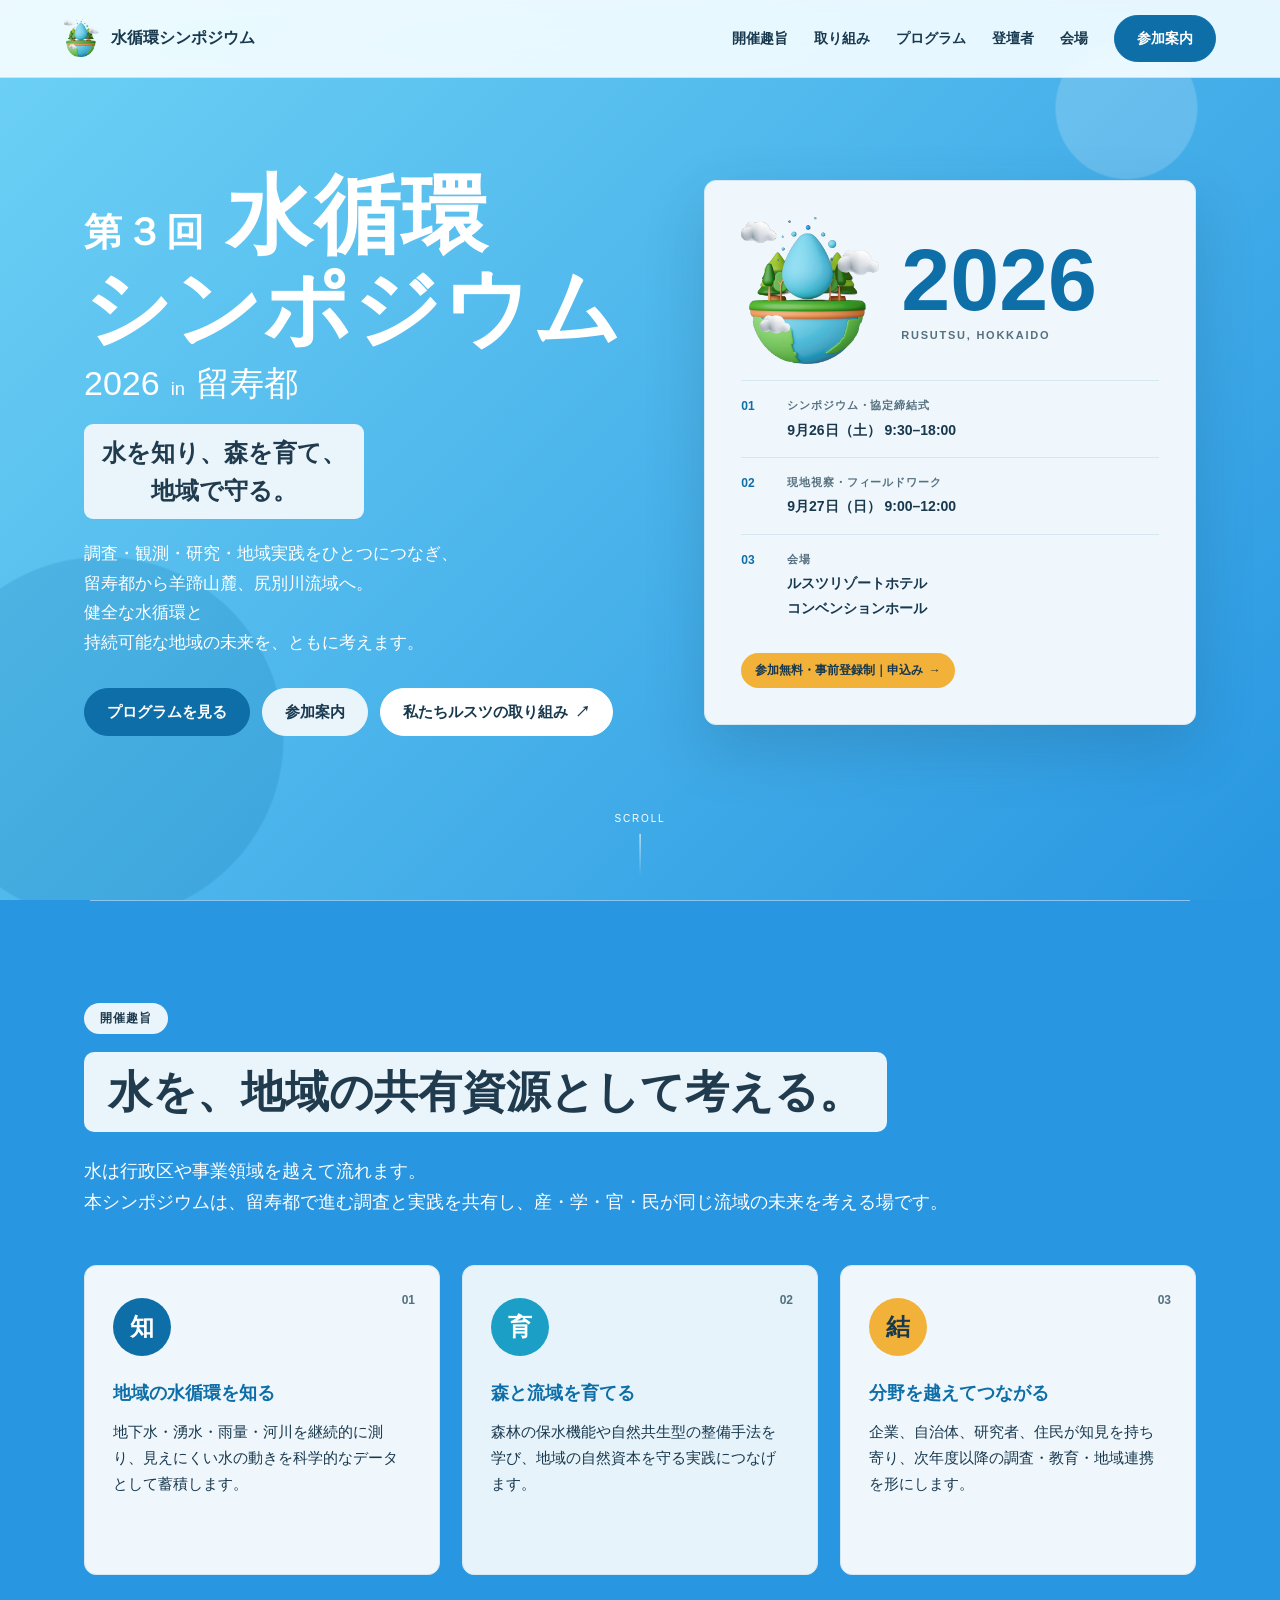
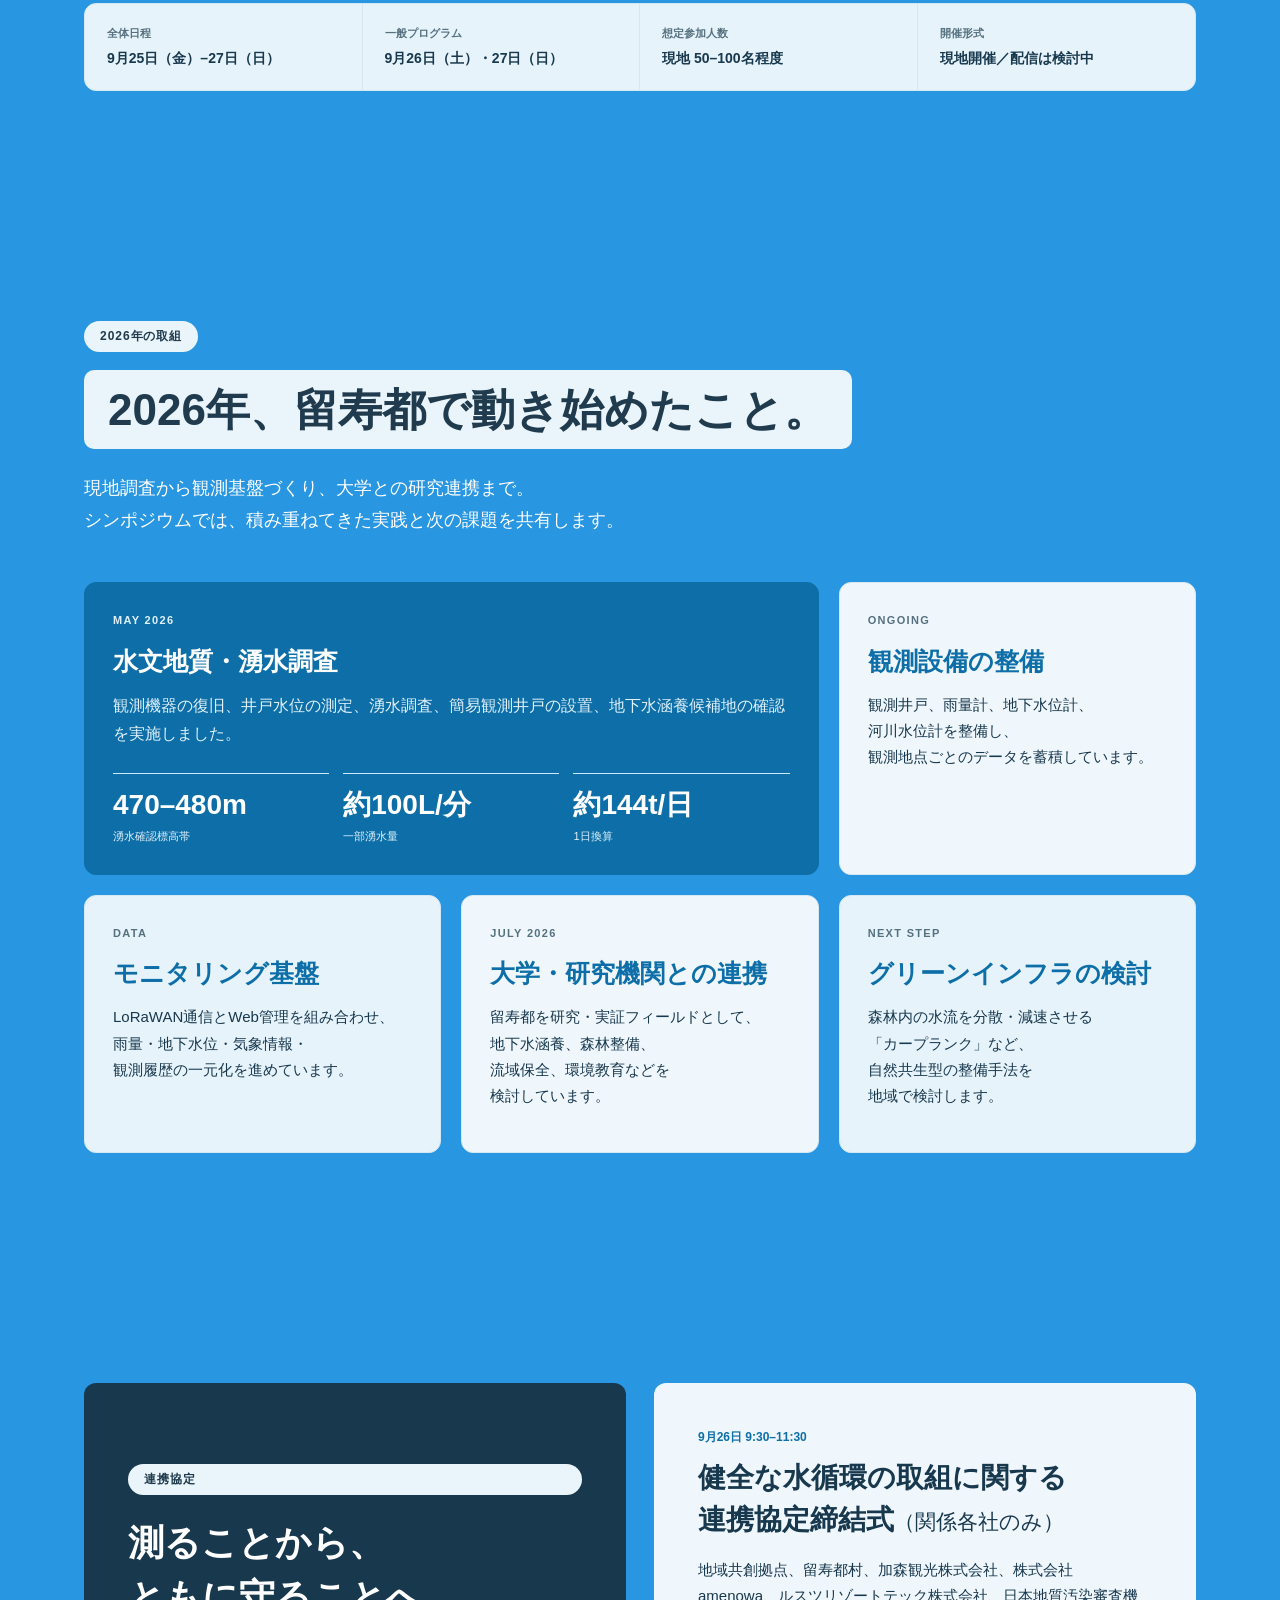
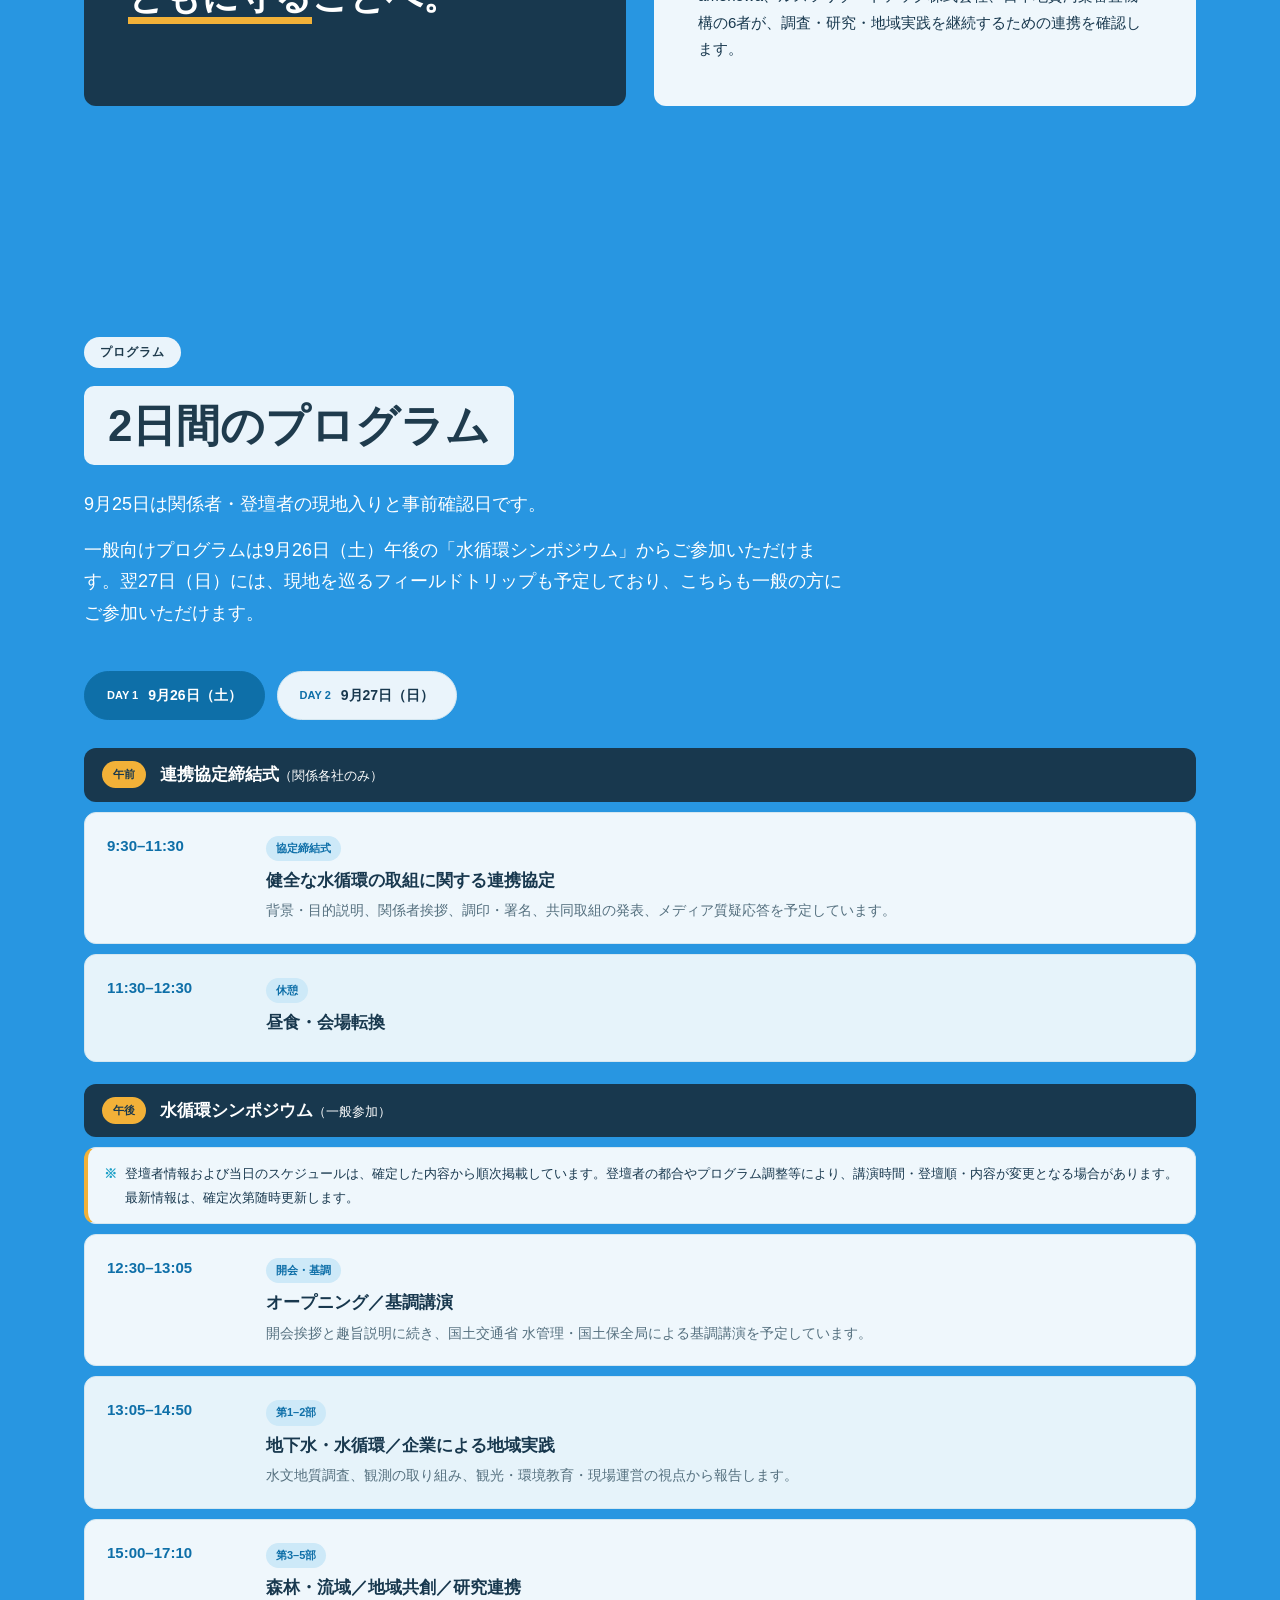
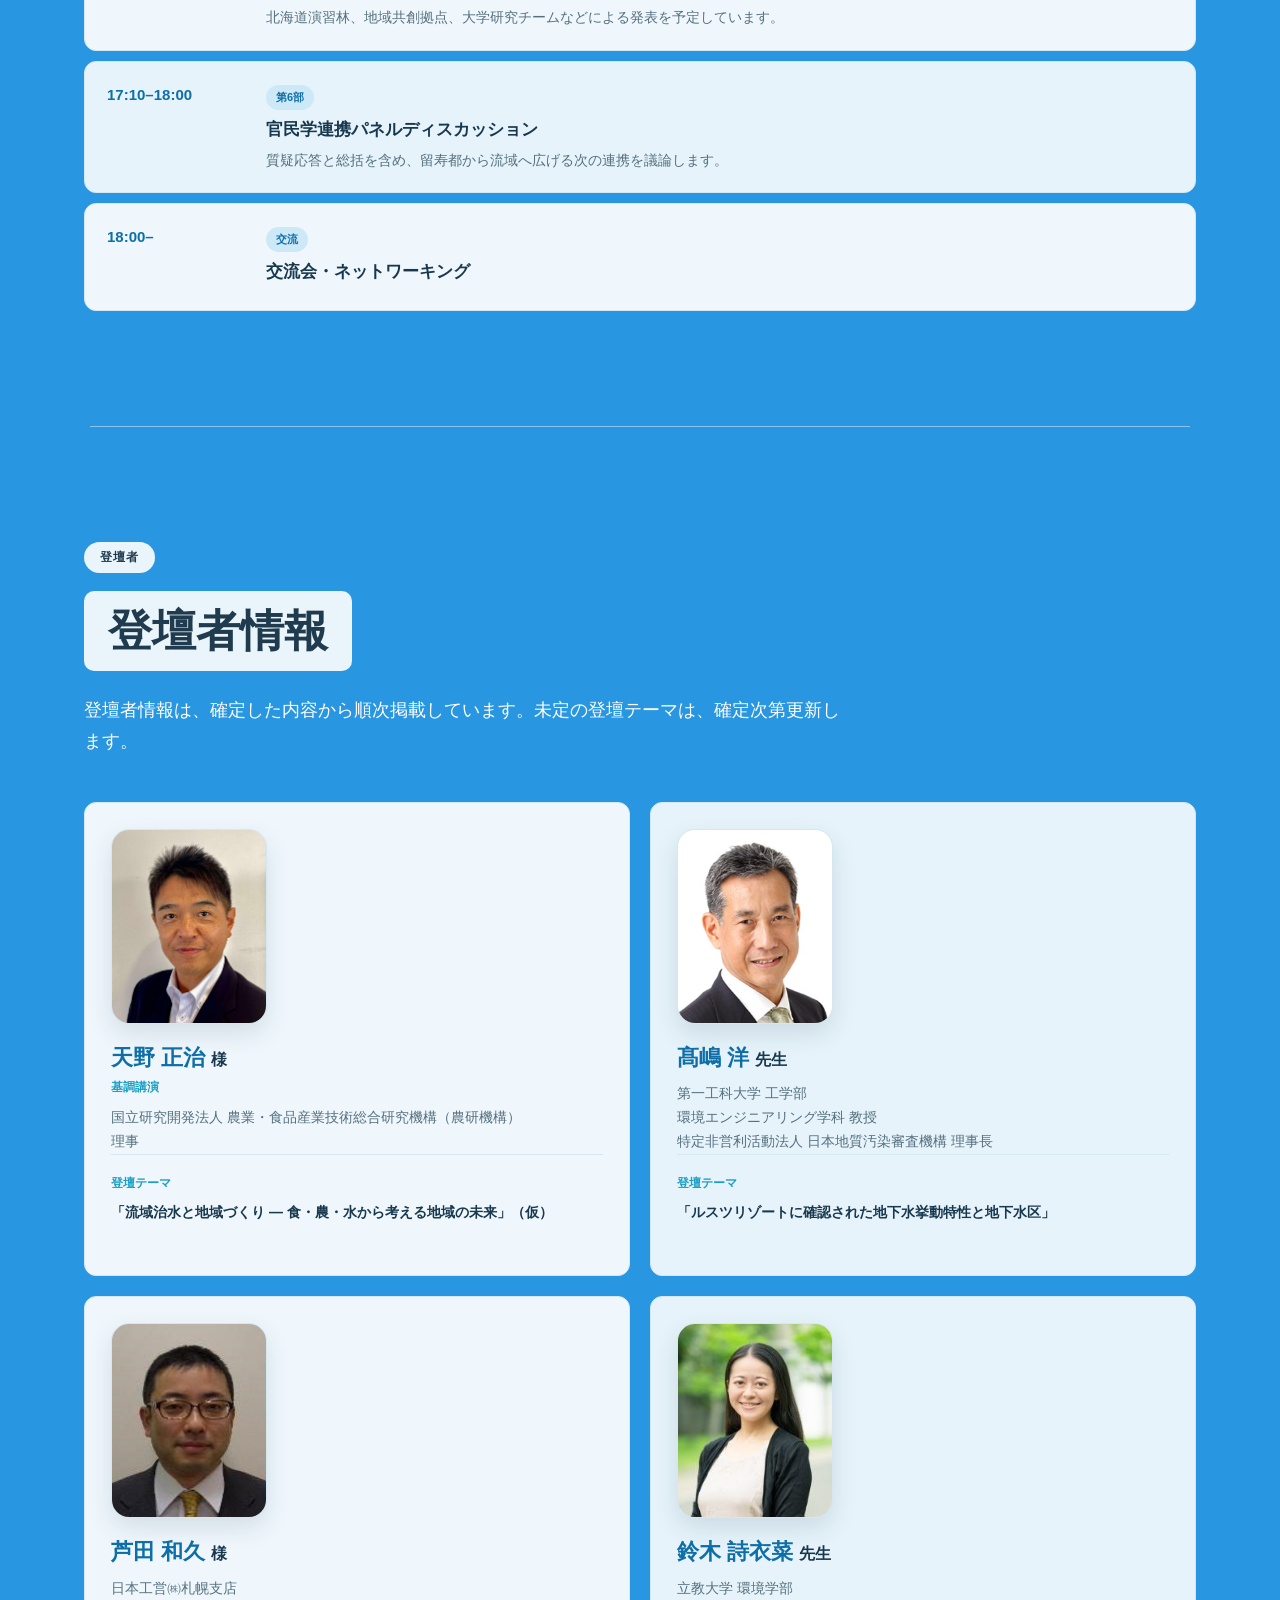
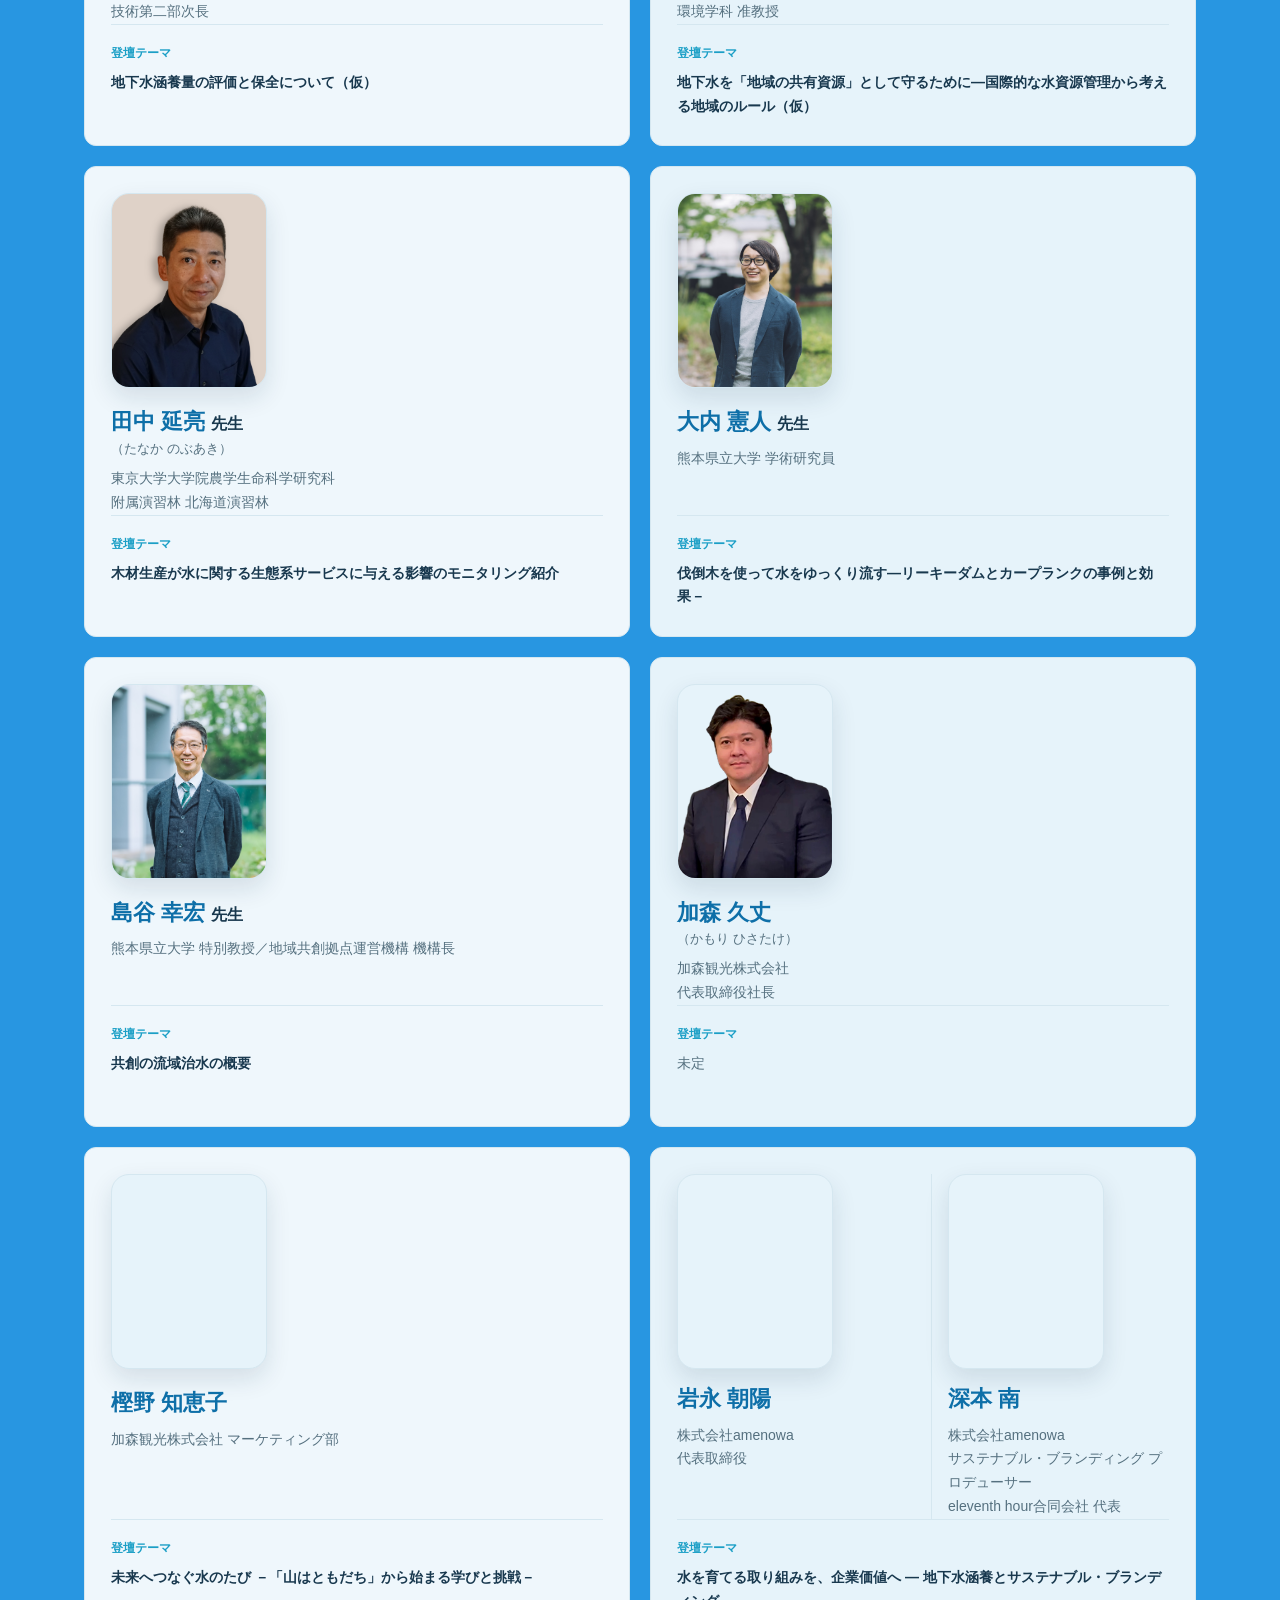
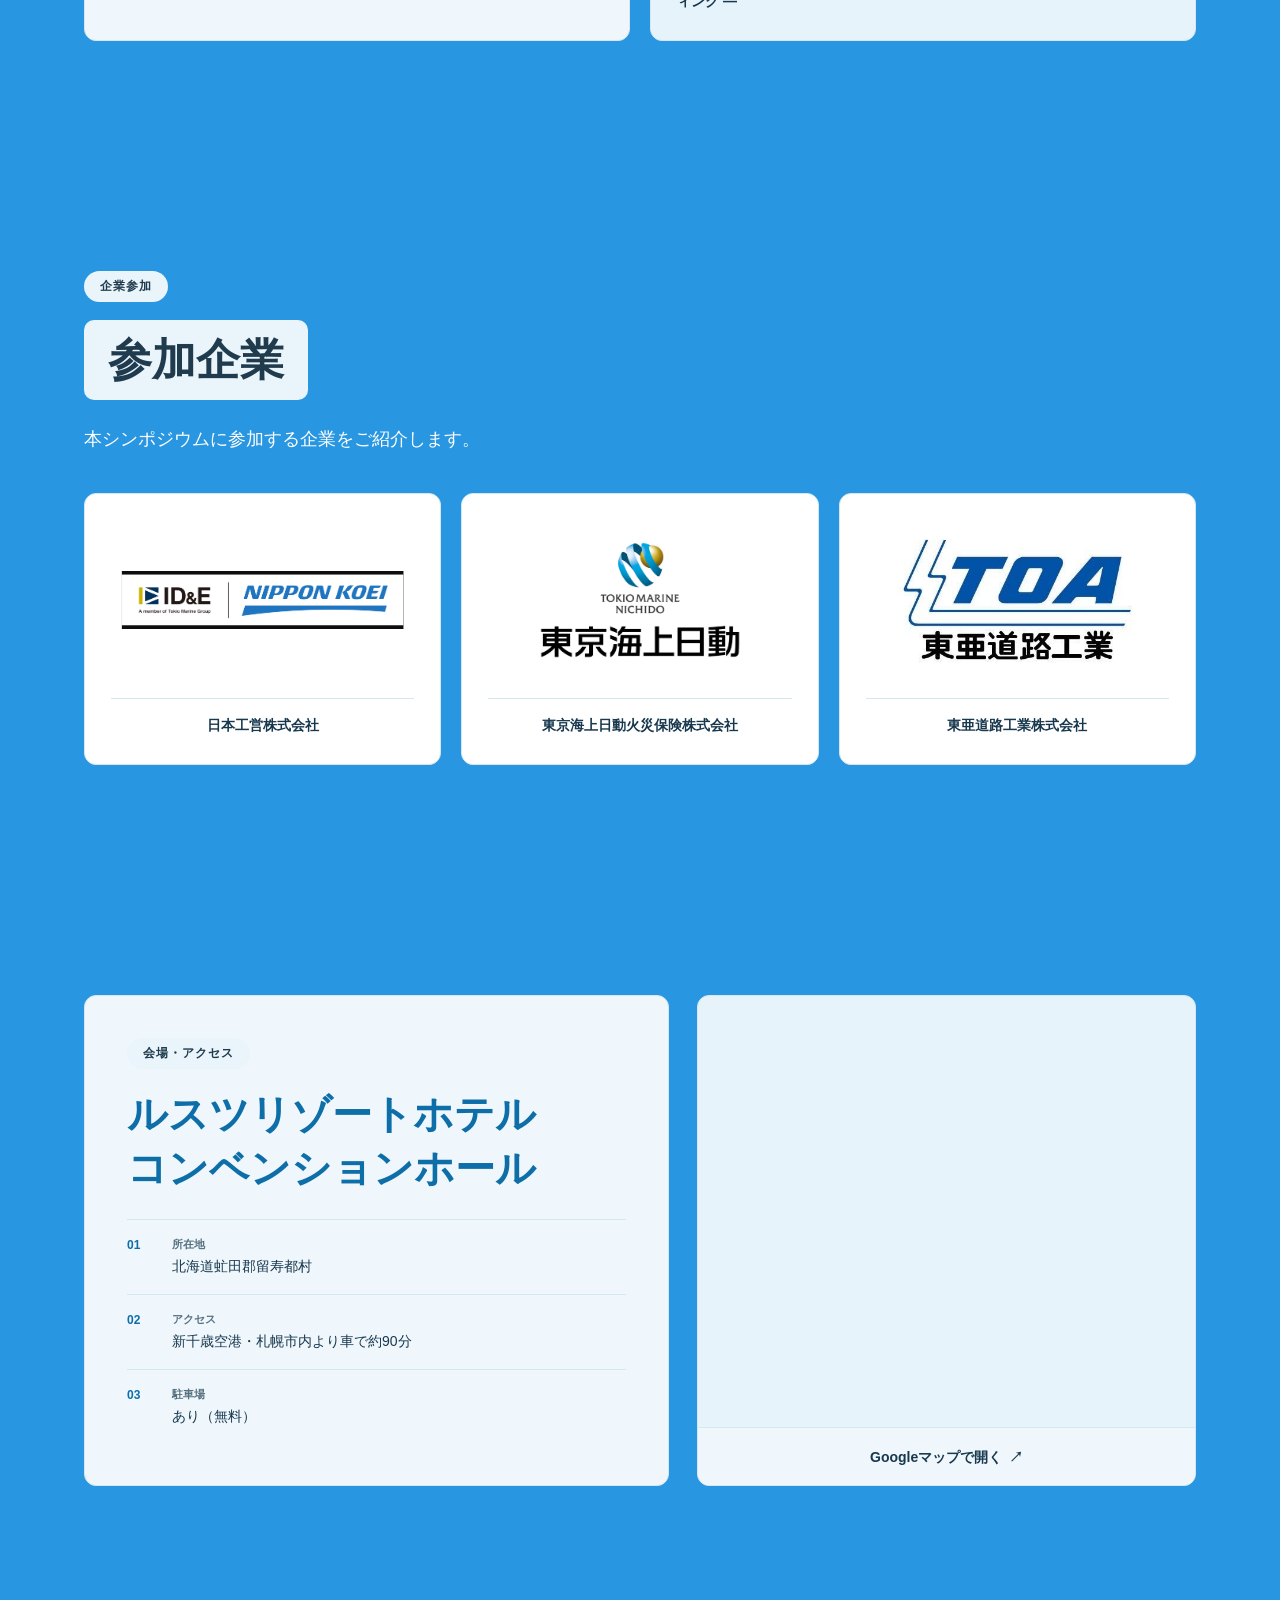
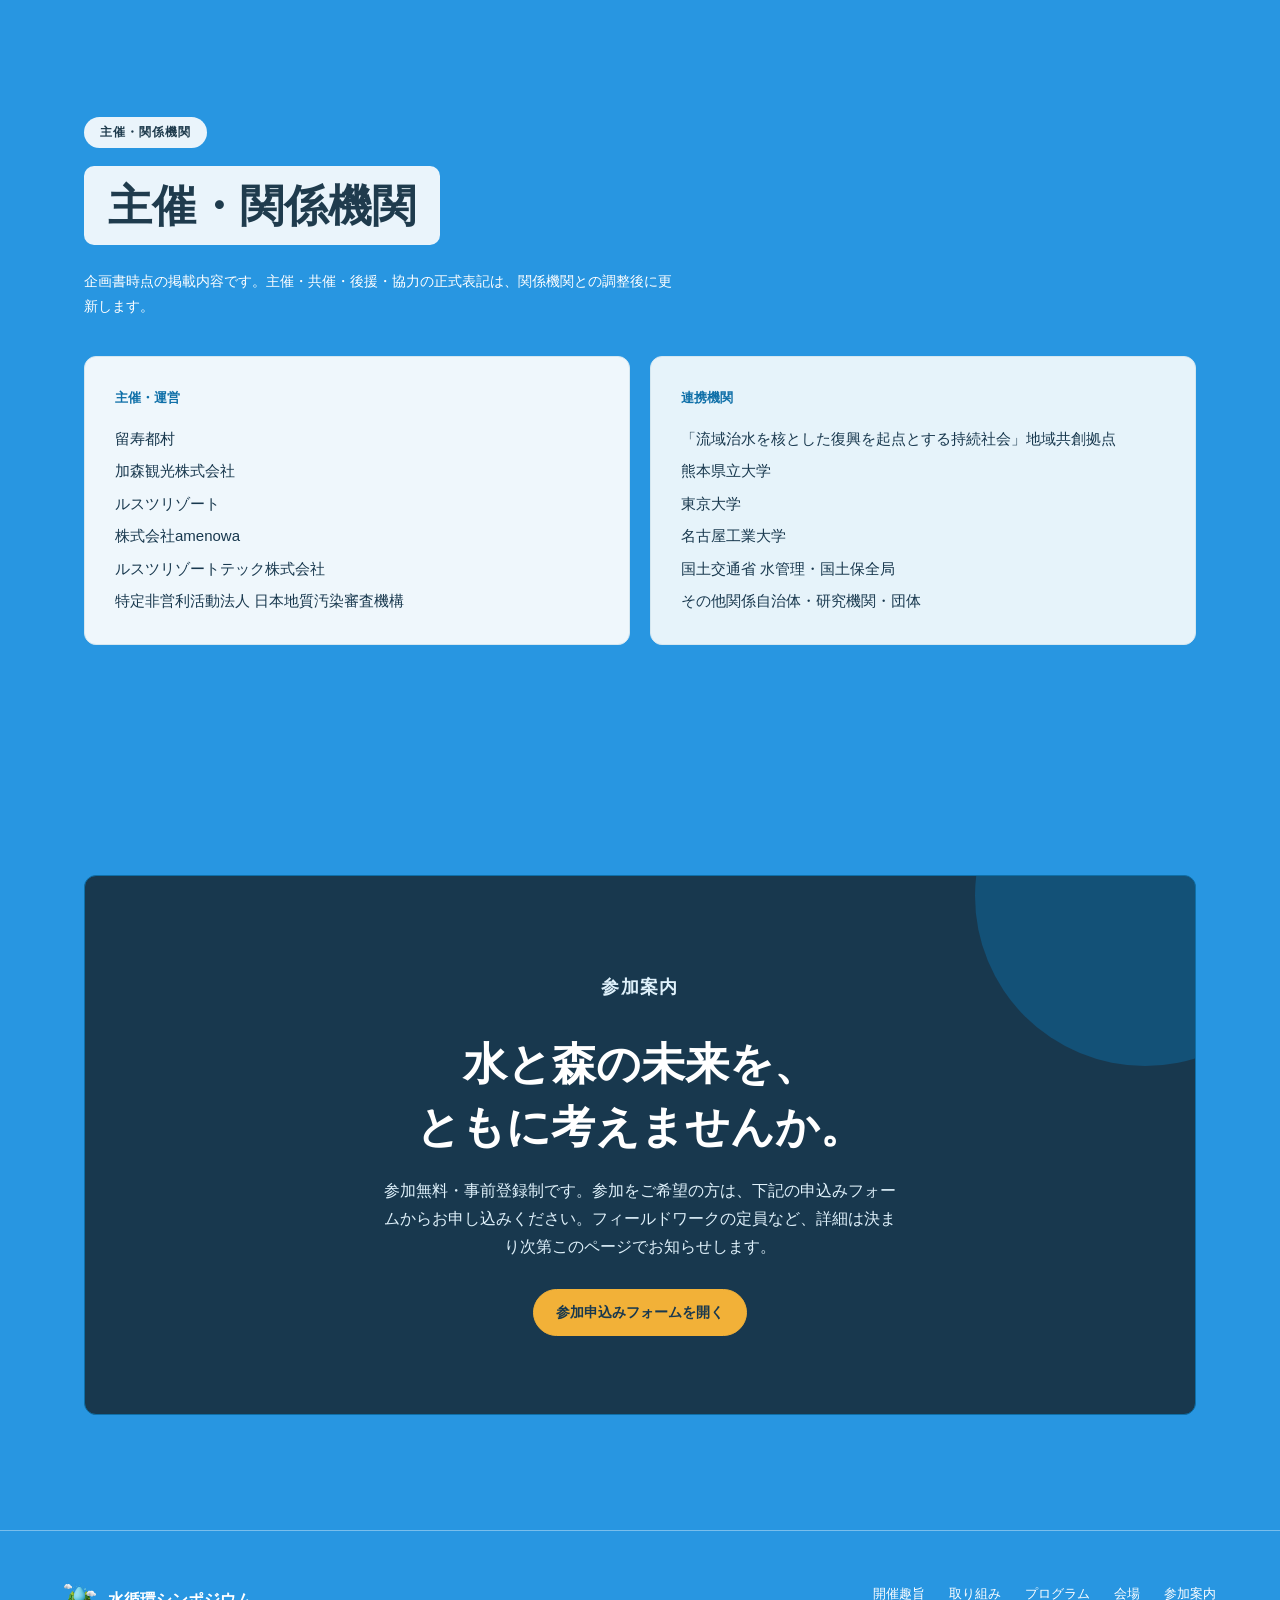
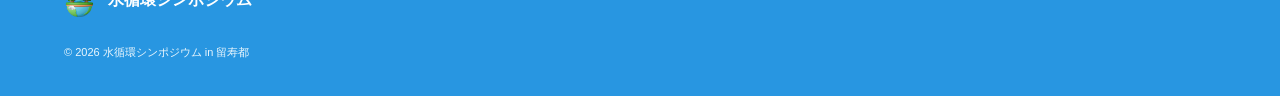
<file: index.html>
<!DOCTYPE html>
<html lang="ja" class="no-js">
<head>
  <meta charset="UTF-8">
  <meta name="viewport" content="width=device-width, initial-scale=1.0">
  <title>水循環シンポジウム 2026 in 留寿都</title>
  <meta name="description" content="2026年9月26日・27日に北海道・留寿都で開催する水循環シンポジウム。水・森・未来をテーマに、調査、観測、研究連携、グリーンインフラの実践を共有します。">
  <meta property="og:title" content="水循環シンポジウム 2026 in 留寿都">
  <meta property="og:description" content="水を知り、森を育て、地域で守る。留寿都から考える、水循環のこれから。">
  <meta property="og:type" content="website">
  <meta property="og:locale" content="ja_JP">
  <meta property="og:url" content="https://rusutsu-sustainable.com/symposium/">
  <meta name="twitter:card" content="summary_large_image">
  <link rel="canonical" href="https://rusutsu-sustainable.com/symposium/">
  <link rel="icon" href="img/logo.png" type="image/png">

  <!-- OGP画像は正式版の制作後に追加 -->
  <script type="application/ld+json">
  {
    "@context": "https://schema.org",
    "@type": "Event",
    "name": "水循環シンポジウム 2026 in 留寿都",
    "description": "水・森・未来をテーマに、健全な水循環と持続可能な地域のあり方を考えるシンポジウムとフィールドワーク。",
    "startDate": "2026-09-26T09:30:00+09:00",
    "endDate": "2026-09-27T12:00:00+09:00",
    "eventStatus": "https://schema.org/EventScheduled",
    "eventAttendanceMode": "https://schema.org/OfflineEventAttendanceMode",
    "location": {
      "@type": "Place",
      "name": "ルスツリゾートホテル コンベンションホール",
      "address": {
        "@type": "PostalAddress",
        "addressLocality": "留寿都村",
        "addressRegion": "北海道",
        "addressCountry": "JP"
      }
    },
    "organizer": [
      { "@type": "Organization", "name": "留寿都村" },
      { "@type": "Organization", "name": "加森観光株式会社" },
      { "@type": "Organization", "name": "株式会社amenowa" }
    ],
    "isAccessibleForFree": true
  }
  </script>

  <link rel="stylesheet" href="css/style.css?v=20260909-speaker-topic">
  <script src="js/main.js?v=20260812-type2" defer></script>
</head>

<body>
  <a class="skip-link" href="#main">本文へ移動</a>
  <div class="bg" aria-hidden="true"></div>
  <div class="bg-contour" aria-hidden="true"></div>

  <header id="hdr" class="site-header">
    <a href="#top" class="brand" aria-label="水循環シンポジウム トップへ">
      <img class="logo-img" src="img/logo.png" alt="" width="933" height="1000">
      <span>水循環シンポジウム</span>
    </a>
    <nav class="nav-links" id="site-nav" aria-label="グローバルナビゲーション">
      <a href="#concept">開催趣旨</a>
      <a href="#initiatives">取り組み</a>
      <a href="#program">プログラム</a>
      <a href="#speakers">登壇者</a>
      <a href="#venue">会場</a>
      <a href="#register" class="btn">参加案内</a>
    </nav>
    <button class="burger" type="button" aria-label="メニューを開く" aria-controls="site-nav" aria-expanded="false">☰</button>
  </header>
  <div class="nav-overlay" data-nav-overlay hidden></div>

  <main id="main">
    <section class="hero" id="top" aria-labelledby="hero-title">
      <div class="wrap hero-grid">
        <div class="hero-copy">
          <h1 class="reveal" id="hero-title"><span class="hero-title-line"><span class="hero-edition">第３回</span><span class="em">水循環</span></span><br>シンポジウム</h1>
          <p class="hero-place reveal">2026 <span>in</span> 留寿都</p>
          <p class="theme reveal"><span class="theme-line">水を知り、森を育て、</span><span class="theme-line">地域で守る。</span></p>
          <p class="desc reveal"><span class="copy-line">調査・観測・研究・地域実践を<span class="nowrap">ひとつにつなぎ、</span><span class="nowrap">留寿都から</span><span class="nowrap">羊蹄山麓</span>、<span class="nowrap">尻別川流域へ。</span></span><span class="copy-line">健全な水循環と<span class="nowrap">持続可能な地域の未来を、</span><span class="nowrap">ともに考えます。</span></span></p>
          <div class="hero-cta reveal">
            <a href="#program" class="btn">プログラムを見る</a>
            <a href="#register" class="btn ghost">参加案内</a>
            <a href="https://rusutsu-sustainable.com/" class="btn hero-project-link" target="_blank" rel="noopener noreferrer" aria-label="私たちルスツの取り組みサイトを新しいタブで開く">私たちルスツの取り組み <span aria-hidden="true">↗</span></a>
          </div>
        </div>

        <aside class="meta-card reveal" aria-label="開催概要">
          <div class="meta-visual">
            <img class="hero-logo" src="img/logo.png" alt="水と森と地球を表すシンポジウムのシンボル" width="933" height="1000">
            <div class="yr">2026<small>RUSUTSU, HOKKAIDO</small></div>
          </div>
          <div class="meta-row">
            <span class="ic" aria-hidden="true">01</span>
            <div><div class="k">シンポジウム・協定締結式</div><div class="v"><time datetime="2026-09-26">9月26日（土）</time> 9:30–18:00</div></div>
          </div>
          <div class="meta-row">
            <span class="ic" aria-hidden="true">02</span>
            <div><div class="k">現地視察・フィールドワーク</div><div class="v"><time datetime="2026-09-27">9月27日（日）</time> 9:00–12:00</div></div>
          </div>
          <div class="meta-row">
            <span class="ic" aria-hidden="true">03</span>
            <div><div class="k">会場</div><div class="v">ルスツリゾートホテル<br>コンベンションホール</div></div>
          </div>
          <a class="badge-free" href="https://forms.gle/6QkMw3CzDjDu7NJs7" target="_blank" rel="noopener noreferrer" aria-label="2026年水循環シンポジウムinルスツ申込みフォームを新しいタブで開く">参加無料・事前登録制｜申込み <span aria-hidden="true">→</span></a>
        </aside>
      </div>

      <div class="scroll-cue" aria-hidden="true">
        <span>SCROLL</span>
        <span class="bar"></span>
      </div>
    </section>

    <div class="wave" aria-hidden="true"></div>

    <section class="concept" id="concept" aria-labelledby="concept-title">
      <div class="wrap">
        <p class="eyebrow reveal">開催趣旨</p>
        <h2 class="sec-title reveal" id="concept-title">水を、地域の共有資源として考える。</h2>
        <p class="lead reveal"><span class="lead-line">水は行政区や事業領域を越えて流れます。</span><span class="lead-line"><span class="nowrap">本シンポジウムは、</span><span class="nowrap">留寿都で進む調査と実践</span>を共有し、<span class="nowrap">産・学・官・民</span>が<span class="nowrap">同じ流域の未来</span>を考える場です。</span></p>

        <div class="pillars">
          <article class="pillar w-water reveal">
            <span class="num">01</span>
            <div class="glyph">知</div>
            <h3>地域の水循環を知る</h3>
            <p>地下水・湧水・雨量・河川を継続的に測り、見えにくい水の動きを科学的なデータとして蓄積します。</p>
          </article>
          <article class="pillar w-forest reveal">
            <span class="num">02</span>
            <div class="glyph">育</div>
            <h3>森と流域を育てる</h3>
            <p>森林の保水機能や自然共生型の整備手法を学び、地域の自然資本を守る実践につなげます。</p>
          </article>
          <article class="pillar w-future reveal">
            <span class="num">03</span>
            <div class="glyph">結</div>
            <h3>分野を越えてつながる</h3>
            <p>企業、自治体、研究者、住民が知見を持ち寄り、次年度以降の調査・教育・地域連携を形にします。</p>
          </article>
        </div>

        <dl class="overview-strip reveal" aria-label="開催概要">
          <div><dt>全体日程</dt><dd>9月25日（金）–27日（日）</dd></div>
          <div><dt>一般プログラム</dt><dd>9月26日（土）・27日（日）</dd></div>
          <div><dt>想定参加人数</dt><dd>現地 50–100名程度</dd></div>
          <div><dt>開催形式</dt><dd>現地開催／配信は検討中</dd></div>
        </dl>
      </div>
    </section>

    <section class="initiatives" id="initiatives" aria-labelledby="initiatives-title">
      <div class="wrap">
        <p class="eyebrow reveal">2026年の取組</p>
        <h2 class="sec-title reveal" id="initiatives-title"><span class="sp-line">2026年、留寿都で</span><span class="sp-line">動き始めたこと。</span></h2>
        <p class="lead reveal"><span class="lead-line"><span class="nowrap">現地調査から観測基盤づくり、</span><span class="nowrap">大学との研究連携まで。</span></span><span class="lead-line">シンポジウムでは、<span class="nowrap">積み重ねてきた実践と</span><span class="nowrap">次の課題</span>を共有します。</span></p>

        <div class="initiative-grid">
          <article class="initiative-card feature reveal">
            <p class="initiative-meta">MAY 2026</p>
            <h3>水文地質・湧水調査</h3>
            <p>観測機器の復旧、井戸水位の測定、湧水調査、簡易観測井戸の設置、地下水涵養候補地の確認を実施しました。</p>
            <dl class="impact-stats">
              <div><dt>470–480m</dt><dd>湧水確認標高帯</dd></div>
              <div><dt>約100L/分</dt><dd>一部湧水量</dd></div>
              <div><dt>約144t/日</dt><dd>1日換算</dd></div>
            </dl>
          </article>
          <article class="initiative-card reveal">
            <p class="initiative-meta">ONGOING</p>
            <h3>観測設備の整備</h3>
            <p><span class="phrase">観測井戸、雨量計、地下水位計、</span><span class="phrase">河川水位計を整備し、</span><span class="phrase">観測地点ごとのデータを</span><span class="phrase">蓄積しています。</span></p>
          </article>
          <article class="initiative-card reveal">
            <p class="initiative-meta">DATA</p>
            <h3>モニタリング基盤</h3>
            <p><span class="phrase">LoRaWAN通信とWeb管理を</span><span class="phrase">組み合わせ、</span><span class="phrase">雨量・地下水位・気象情報・</span><span class="phrase">観測履歴の一元化を</span><span class="phrase">進めています。</span></p>
          </article>
          <article class="initiative-card reveal">
            <p class="initiative-meta">JULY 2026</p>
            <h3>大学・研究機関との連携</h3>
            <p><span class="phrase">留寿都を研究・実証</span><span class="phrase">フィールドとして、</span><span class="phrase">地下水涵養、森林整備、</span><span class="phrase">流域保全、環境教育などを</span><span class="phrase">検討しています。</span></p>
          </article>
          <article class="initiative-card reveal">
            <p class="initiative-meta">NEXT STEP</p>
            <h3>グリーンインフラの検討</h3>
            <p><span class="phrase">森林内の水流を分散・減速させる</span><span class="phrase">「カープランク」など、</span><span class="phrase">自然共生型の整備手法を</span><span class="phrase">地域で検討します。</span></p>
          </article>
        </div>
      </div>
    </section>

    <section class="message" id="message" aria-labelledby="message-title">
      <div class="wrap">
        <div class="reveal">
          <p class="eyebrow">連携協定</p>
          <h2 class="quote" id="message-title"><span class="quote-line">測ることから、</span><span class="quote-line"><span class="hl">ともに守る</span>ことへ。</span></h2>
        </div>
        <div class="body reveal">
          <p class="message-label">9月26日 9:30–11:30</p>
          <h3>健全な水循環の取組に関する<br><span class="nowrap">連携協定締結式</span><small class="audience-note">（関係各社のみ）</small></h3>
          <p>地域共創拠点、留寿都村、加森観光株式会社、株式会社amenowa、ルスツリゾートテック株式会社、日本地質汚染審査機構の6者が、調査・研究・地域実践を継続するための連携を確認します。</p>
        </div>
      </div>
    </section>

    <section class="program" id="program" aria-labelledby="program-title">
      <div class="wrap">
        <p class="eyebrow reveal">プログラム</p>
        <h2 class="sec-title reveal" id="program-title">2日間のプログラム</h2>
        <p class="lead reveal">9月25日は関係者・登壇者の現地入りと事前確認日です。</p>
        <p class="lead reveal">一般向けプログラムは9月26日（土）午後の「水循環シンポジウム」からご参加いただけます。翌27日（日）には、現地を巡るフィールドトリップも予定しており、こちらも一般の方にご参加いただけます。</p>

        <div class="day-tabs reveal" role="tablist" aria-label="プログラム日程">
          <button class="day-tab active" id="program-tab-day1" type="button" role="tab" aria-selected="true" aria-controls="program-panel-day1" data-day="1"><span class="d">DAY 1</span>9月26日（土）</button>
          <button class="day-tab" id="program-tab-day2" type="button" role="tab" aria-selected="false" aria-controls="program-panel-day2" data-day="2" tabindex="-1"><span class="d">DAY 2</span>9月27日（日）</button>
        </div>

        <div class="timeline active" id="program-panel-day1" role="tabpanel" aria-labelledby="program-tab-day1" data-day="1">
          <div class="timeline-heading"><span>午前</span><h3>連携協定締結式<small class="audience-note">（関係各社のみ）</small></h3></div>
          <article class="tl-item reveal"><div class="tl-time">9:30–11:30</div><div class="tl-body"><span class="tl-tag">協定締結式</span><h3>健全な水循環の取組に関する連携協定</h3><p>背景・目的説明、関係者挨拶、調印・署名、共同取組の発表、メディア質疑応答を予定しています。</p></div></article>
          <article class="tl-item reveal"><div class="tl-time">11:30–12:30</div><div class="tl-body"><span class="tl-tag">休憩</span><h3>昼食・会場転換</h3></div></article>

          <div class="timeline-heading"><span>午後</span><h3>水循環シンポジウム<small class="audience-note">（一般参加）</small></h3></div>
          <p class="program-note reveal" role="note"><span aria-hidden="true">※</span>登壇者情報および当日のスケジュールは、確定した内容から順次掲載しています。登壇者の都合やプログラム調整等により、講演時間・登壇順・内容が変更となる場合があります。最新情報は、確定次第随時更新します。</p>
          <article class="tl-item reveal"><div class="tl-time">12:30–13:05</div><div class="tl-body"><span class="tl-tag">開会・基調</span><h3>オープニング／基調講演</h3><p>開会挨拶と趣旨説明に続き、国土交通省 水管理・国土保全局による基調講演を予定しています。</p></div></article>
          <article class="tl-item reveal"><div class="tl-time">13:05–14:50</div><div class="tl-body"><span class="tl-tag">第1–2部</span><h3>地下水・水循環／企業による地域実践</h3><p>水文地質調査、観測の取り組み、観光・環境教育・現場運営の視点から報告します。</p></div></article>
          <article class="tl-item reveal"><div class="tl-time">15:00–17:10</div><div class="tl-body"><span class="tl-tag">第3–5部</span><h3>森林・流域／地域共創／研究連携</h3><p>北海道演習林、地域共創拠点、大学研究チームなどによる発表を予定しています。</p></div></article>
          <article class="tl-item reveal"><div class="tl-time">17:10–18:00</div><div class="tl-body"><span class="tl-tag">第6部</span><h3>官民学連携パネルディスカッション</h3><p>質疑応答と総括を含め、留寿都から流域へ広げる次の連携を議論します。</p></div></article>
          <article class="tl-item reveal"><div class="tl-time">18:00–</div><div class="tl-body"><span class="tl-tag">交流</span><h3>交流会・ネットワーキング</h3></div></article>
        </div>

        <div class="timeline" id="program-panel-day2" role="tabpanel" aria-labelledby="program-tab-day2" data-day="2">
          <div class="timeline-heading"><span>現地</span><h3>視察・フィールドワーク</h3></div>
          <article class="tl-item reveal"><div class="tl-time">9:00</div><div class="tl-body"><span class="tl-tag">集合</span><h3>集合・全体説明</h3><p>安全確認と当日の見学ポイントを共有します。</p></div></article>
          <article class="tl-item reveal"><div class="tl-time">9:20</div><div class="tl-body"><span class="tl-tag">水文地質</span><h3>湧水地点・観測井戸</h3><p>現地の地形と地下水の動きを確認します。</p></div></article>
          <article class="tl-item reveal"><div class="tl-time">10:30</div><div class="tl-body"><span class="tl-tag">観測</span><h3>モニタリング設備</h3><p>雨量・水位などの観測機器とデータ基盤を見学します。</p></div></article>
          <article class="tl-item reveal"><div class="tl-time">11:30</div><div class="tl-body"><span class="tl-tag">森林</span><h3>カープランク・森林涵養候補地</h3><p>自然共生型の水流管理と今後の実証候補地を確認します。</p></div></article>
          <article class="tl-item reveal"><div class="tl-time">12:00</div><div class="tl-body"><span class="tl-tag">終了</span><h3>解散</h3></div></article>
        </div>
      </div>
    </section>

    <div class="wave reverse" aria-hidden="true"></div>

    <section class="speakers" id="speakers" aria-labelledby="speakers-title">
      <div class="wrap">
        <p class="eyebrow reveal">登壇者</p>
        <h2 class="sec-title reveal" id="speakers-title">登壇者情報</h2>
        <p class="lead reveal">登壇者情報は、確定した内容から順次掲載しています。未定の登壇テーマは、確定次第更新します。</p>

        <!-- 登壇者更新範囲：確定した登壇者カードを順次追加する -->
        <div class="speakers-grid" data-update="speakers">
          <article class="spk reveal">
            <img class="speaker-photo" src="img/amano.jpg" alt="天野 正治 様のプロフィール写真" width="1243" height="2048" loading="lazy" decoding="async">
            <h3>天野 正治<span class="honorific">様</span></h3>
            <p class="speaker-kind">基調講演</p>
            <div class="org">
              <span>国立研究開発法人 農業・食品産業技術総合研究機構（農研機構）</span>
              <span>理事</span>
            </div>
            <div class="speaker-topic">
              <p class="speaker-topic-label">登壇テーマ</p>
              <p>「流域治水と地域づくり ― 食・農・水から考える地域の未来」（仮）</p>
            </div>
          </article>

          <article class="spk reveal">
            <img class="speaker-photo" src="img/takahashi.jpg" alt="髙嶋 洋 先生のプロフィール写真" width="225" height="300" loading="lazy" decoding="async">
            <h3>髙嶋 洋<span class="honorific">先生</span></h3>
            <div class="org">
              <span>第一工科大学 工学部</span>
              <span>環境エンジニアリング学科 教授</span>
              <span>特定非営利活動法人 日本地質汚染審査機構 理事長</span>
            </div>
            <div class="speaker-topic">
              <p class="speaker-topic-label">登壇テーマ</p>
              <p>「ルスツリゾートに確認された地下水挙動特性と地下水区」</p>
            </div>
          </article>

          <article class="spk reveal">
            <img class="speaker-photo" src="img/ashida.jpg" alt="芦田 和久 様のプロフィール写真" width="153" height="194" loading="lazy" decoding="async">
            <h3>芦田 和久<span class="honorific">様</span></h3>
            <div class="org">
              <span>日本工営㈱札幌支店</span>
              <span>技術第二部次長</span>
            </div>
            <div class="speaker-topic">
              <p class="speaker-topic-label">登壇テーマ</p>
              <p>地下水涵養量の評価と保全について（仮）</p>
            </div>
          </article>

          <article class="spk reveal">
            <img class="speaker-photo" src="img/suzuki.jpg" alt="鈴木 詩衣菜 先生のプロフィール写真" width="190" height="254" loading="lazy" decoding="async">
            <h3>鈴木 詩衣菜<span class="honorific">先生</span></h3>
            <div class="org">
              <span>立教大学 環境学部</span>
              <span>環境学科 准教授</span>
            </div>
            <div class="speaker-topic">
              <p class="speaker-topic-label">登壇テーマ</p>
              <p>地下水を「地域の共有資源」として守るために―国際的な水資源管理から考える地域のルール（仮）</p>
            </div>
          </article>

          <article class="spk reveal">
            <img class="speaker-photo" src="img/tanakan.png" alt="田中 延亮 先生のプロフィール写真" width="1080" height="1080" loading="lazy" decoding="async">
            <h3>田中 延亮<span class="honorific">先生</span><span class="speaker-reading">（たなか のぶあき）</span></h3>
            <div class="org">
              <span>東京大学大学院農学生命科学研究科</span>
              <span>附属演習林 北海道演習林</span>
            </div>
            <div class="speaker-topic">
              <p class="speaker-topic-label">登壇テーマ</p>
              <p>木材生産が水に関する生態系サービスに与える影響のモニタリング紹介</p>
            </div>
          </article>

          <article class="spk reveal">
            <img class="speaker-photo" src="img/ouchi.jpg" alt="大内 憲人 先生のプロフィール写真" width="1866" height="2160" loading="lazy" decoding="async">
            <h3>大内 憲人<span class="honorific">先生</span></h3>
            <div class="org">
              <span>熊本県立大学 学術研究員</span>
            </div>
            <div class="speaker-topic">
              <p class="speaker-topic-label">登壇テーマ</p>
              <p>伐倒木を使って水をゆっくり流す―リーキーダムとカープランクの事例と効果－</p>
            </div>
          </article>

          <article class="spk reveal">
            <img class="speaker-photo" src="img/shimatani.jpg?v=20260831-portrait2" alt="島谷 幸宏 先生のプロフィール写真" width="1609" height="1868" loading="lazy" decoding="async">
            <h3>島谷 幸宏<span class="honorific">先生</span></h3>
            <div class="org">
              <span>熊本県立大学 特別教授／地域共創拠点運営機構 機構長</span>
            </div>
            <div class="speaker-topic">
              <p class="speaker-topic-label">登壇テーマ</p>
              <p>共創の流域治水の概要</p>
            </div>
          </article>

          <article class="spk reveal">
            <img class="speaker-photo" src="img/kamori.png" alt="加森 久丈のプロフィール写真" width="225" height="300" loading="lazy" decoding="async">
            <h3>加森 久丈<span class="speaker-reading">（かもり ひさたけ）</span></h3>
            <div class="org">
              <span>加森観光株式会社</span>
              <span>代表取締役社長</span>
            </div>
            <div class="speaker-topic">
              <p class="speaker-topic-label">登壇テーマ</p>
              <p class="is-pending">未定</p>
            </div>
          </article>

          <article class="spk reveal">
            <img class="speaker-photo" src="img/kashino.jpg?v=20260826-portrait2" alt="樫野 知恵子のプロフィール写真" width="2039" height="2719" loading="lazy" decoding="async">
            <h3>樫野 知恵子</h3>
            <div class="org">
              <span>加森観光株式会社 マーケティング部</span>
            </div>
            <div class="speaker-topic">
              <p class="speaker-topic-label">登壇テーマ</p>
              <p>未来へつなぐ水のたび －「山はともだち」から始まる学びと挑戦－</p>
            </div>
          </article>

          <article class="spk spk-pair reveal">
            <div class="speaker-pair-grid">
              <div class="speaker-person">
                <img class="speaker-photo" src="img/iwanaga-asahi.jpg" alt="岩永 朝陽のプロフィール写真" width="1109" height="1109" loading="lazy" decoding="async">
                <div>
                  <h3>岩永 朝陽</h3>
                  <div class="org">
                    <span>株式会社amenowa</span>
                    <span>代表取締役</span>
                  </div>
                </div>
              </div>

              <div class="speaker-person">
                <img class="speaker-photo" src="img/fukamoto-minami.jpg" alt="深本 南のプロフィール写真" width="1108" height="1477" loading="lazy" decoding="async">
                <div>
                  <h3>深本 南</h3>
                  <div class="org">
                    <span>株式会社amenowa</span>
                    <span>サステナブル・ブランディング プロデューサー</span>
                    <span>eleventh hour合同会社 代表</span>
                  </div>
                </div>
              </div>
            </div>
            <div class="speaker-topic">
              <p class="speaker-topic-label">登壇テーマ</p>
              <p>水を育てる取り組みを、企業価値へ ― 地下水涵養とサステナブル・ブランディング ―</p>
            </div>
          </article>
        </div>
      </div>
    </section>

    <section class="companies" id="companies" aria-labelledby="companies-title">
      <div class="wrap">
        <p class="eyebrow reveal">企業参加</p>
        <h2 class="sec-title reveal" id="companies-title">参加企業</h2>
        <p class="lead reveal">本シンポジウムに参加する企業をご紹介します。</p>

        <div class="company-logos" role="list">
          <figure class="company-card reveal" role="listitem">
            <div class="company-logo-frame">
              <img class="company-logo company-logo--nippon-koei" src="img/company-nippon-koei.png" alt="ID&amp;E・日本工営のロゴ" width="1458" height="298" loading="lazy" decoding="async">
            </div>
            <figcaption>日本工営株式会社</figcaption>
          </figure>

          <figure class="company-card reveal" role="listitem">
            <div class="company-logo-frame">
              <img class="company-logo" src="img/company-tokio-marine.jpg" alt="東京海上日動のロゴ" width="1129" height="705" loading="lazy" decoding="async">
            </div>
            <figcaption>東京海上日動火災保険株式会社</figcaption>
          </figure>

          <figure class="company-card reveal" role="listitem">
            <div class="company-logo-frame">
              <img class="company-logo" src="img/company-toa-road.jpg" alt="TOA・東亜道路工業株式会社のロゴ" width="414" height="237" loading="lazy" decoding="async">
            </div>
            <figcaption>東亜道路工業株式会社</figcaption>
          </figure>
        </div>
      </div>
    </section>

    <section class="venue" id="venue" aria-labelledby="venue-title">
      <div class="wrap">
        <div class="reveal">
          <p class="eyebrow">会場・アクセス</p>
          <h2 class="sec-title" id="venue-title">ルスツリゾートホテル<br>コンベンションホール</h2>
          <div class="info-row"><span class="ic" aria-hidden="true">01</span><div><div class="k">所在地</div><div class="v">北海道虻田郡留寿都村</div></div></div>
          <div class="info-row"><span class="ic" aria-hidden="true">02</span><div><div class="k">アクセス</div><div class="v">新千歳空港・札幌市内より車で約90分</div></div></div>
          <div class="info-row"><span class="ic" aria-hidden="true">03</span><div><div class="k">駐車場</div><div class="v">あり（無料）</div></div></div>
        </div>
        <div class="map reveal" data-update="venue-map">
          <iframe src="https://www.google.com/maps?q=%E3%83%AB%E3%82%B9%E3%83%84%E3%83%AA%E3%82%BE%E3%83%BC%E3%83%88%E3%83%9B%E3%83%86%E3%83%AB&amp;z=17&amp;output=embed" title="ルスツリゾートホテル周辺のGoogleマップ" loading="lazy" referrerpolicy="no-referrer-when-downgrade" allowfullscreen></iframe>
          <a class="map-link" href="https://www.google.com/maps/search/%E3%83%AB%E3%82%B9%E3%83%84%E3%83%AA%E3%82%BE%E3%83%BC%E3%83%88%E3%83%9B%E3%83%86%E3%83%AB/@42.7522054,140.8998048,17z/data=!3m1!4b1?entry=ttu&amp;g_ep=EgoyMDI2MDgxOS4wIKXMDSoASAFQAw%3D%3D" target="_blank" rel="noopener noreferrer">Googleマップで開く <span aria-hidden="true">↗</span></a>
        </div>
      </div>
    </section>

    <section class="orgs" id="orgs" aria-labelledby="orgs-title">
      <div class="wrap">
        <p class="eyebrow reveal">主催・関係機関</p>
        <h2 class="sec-title reveal" id="orgs-title">主催・関係機関</h2>
        <p class="org-note reveal">企画書時点の掲載内容です。主催・共催・後援・協力の正式表記は、関係機関との調整後に更新します。</p>
        <div class="org-group">
          <div class="org-block reveal">
            <div class="role">主催・運営</div>
            <div class="name">留寿都村</div>
            <div class="name">加森観光株式会社</div>
            <div class="name">ルスツリゾート</div>
            <div class="name">株式会社amenowa</div>
            <div class="name">ルスツリゾートテック株式会社</div>
            <div class="name">特定非営利活動法人 日本地質汚染審査機構</div>
          </div>
          <div class="org-block reveal">
            <div class="role">連携機関</div>
            <div class="name">「流域治水を核とした復興を起点とする持続社会」地域共創拠点</div>
            <div class="name">熊本県立大学</div>
            <div class="name">東京大学</div>
            <div class="name">名古屋工業大学</div>
            <div class="name">国土交通省 水管理・国土保全局</div>
            <div class="name">その他関係自治体・研究機関・団体</div>
          </div>
        </div>
      </div>
    </section>

    <section class="cta" id="register" aria-labelledby="register-title">
      <div class="wrap">
        <div class="panel reveal">
          <p class="cta-kicker">参加案内</p>
          <h2 id="register-title"><span class="cta-title-line">水と森の未来を、</span><span class="cta-title-line">ともに考えませんか。</span></h2>
          <p>参加無料・事前登録制です。参加をご希望の方は、下記の申込みフォームからお申し込みください。フィールドワークの定員など、詳細は決まり次第このページでお知らせします。</p>
          <a class="btn" href="https://forms.gle/6QkMw3CzDjDu7NJs7" target="_blank" rel="noopener noreferrer" data-update="registration" aria-label="2026年水循環シンポジウムinルスツ申込みフォームを新しいタブで開く">参加申込みフォームを開く</a>
        </div>
      </div>
    </section>
  </main>

  <footer>
    <div class="foot-grid">
      <a href="#top" class="brand" aria-label="水循環シンポジウム トップへ"><img class="logo-img" src="img/logo.png" alt="" width="933" height="1000"><span>水循環シンポジウム</span></a>
      <nav class="foot-links" aria-label="フッターナビゲーション">
        <a href="#concept">開催趣旨</a>
        <a href="#initiatives">取り組み</a>
        <a href="#program">プログラム</a>
        <a href="#venue">会場</a>
        <a href="#register">参加案内</a>
      </nav>
    </div>
    <div class="foot-grid"><div class="foot-copy">© 2026 水循環シンポジウム in 留寿都</div></div>
  </footer>
</body>
</html>
</file>
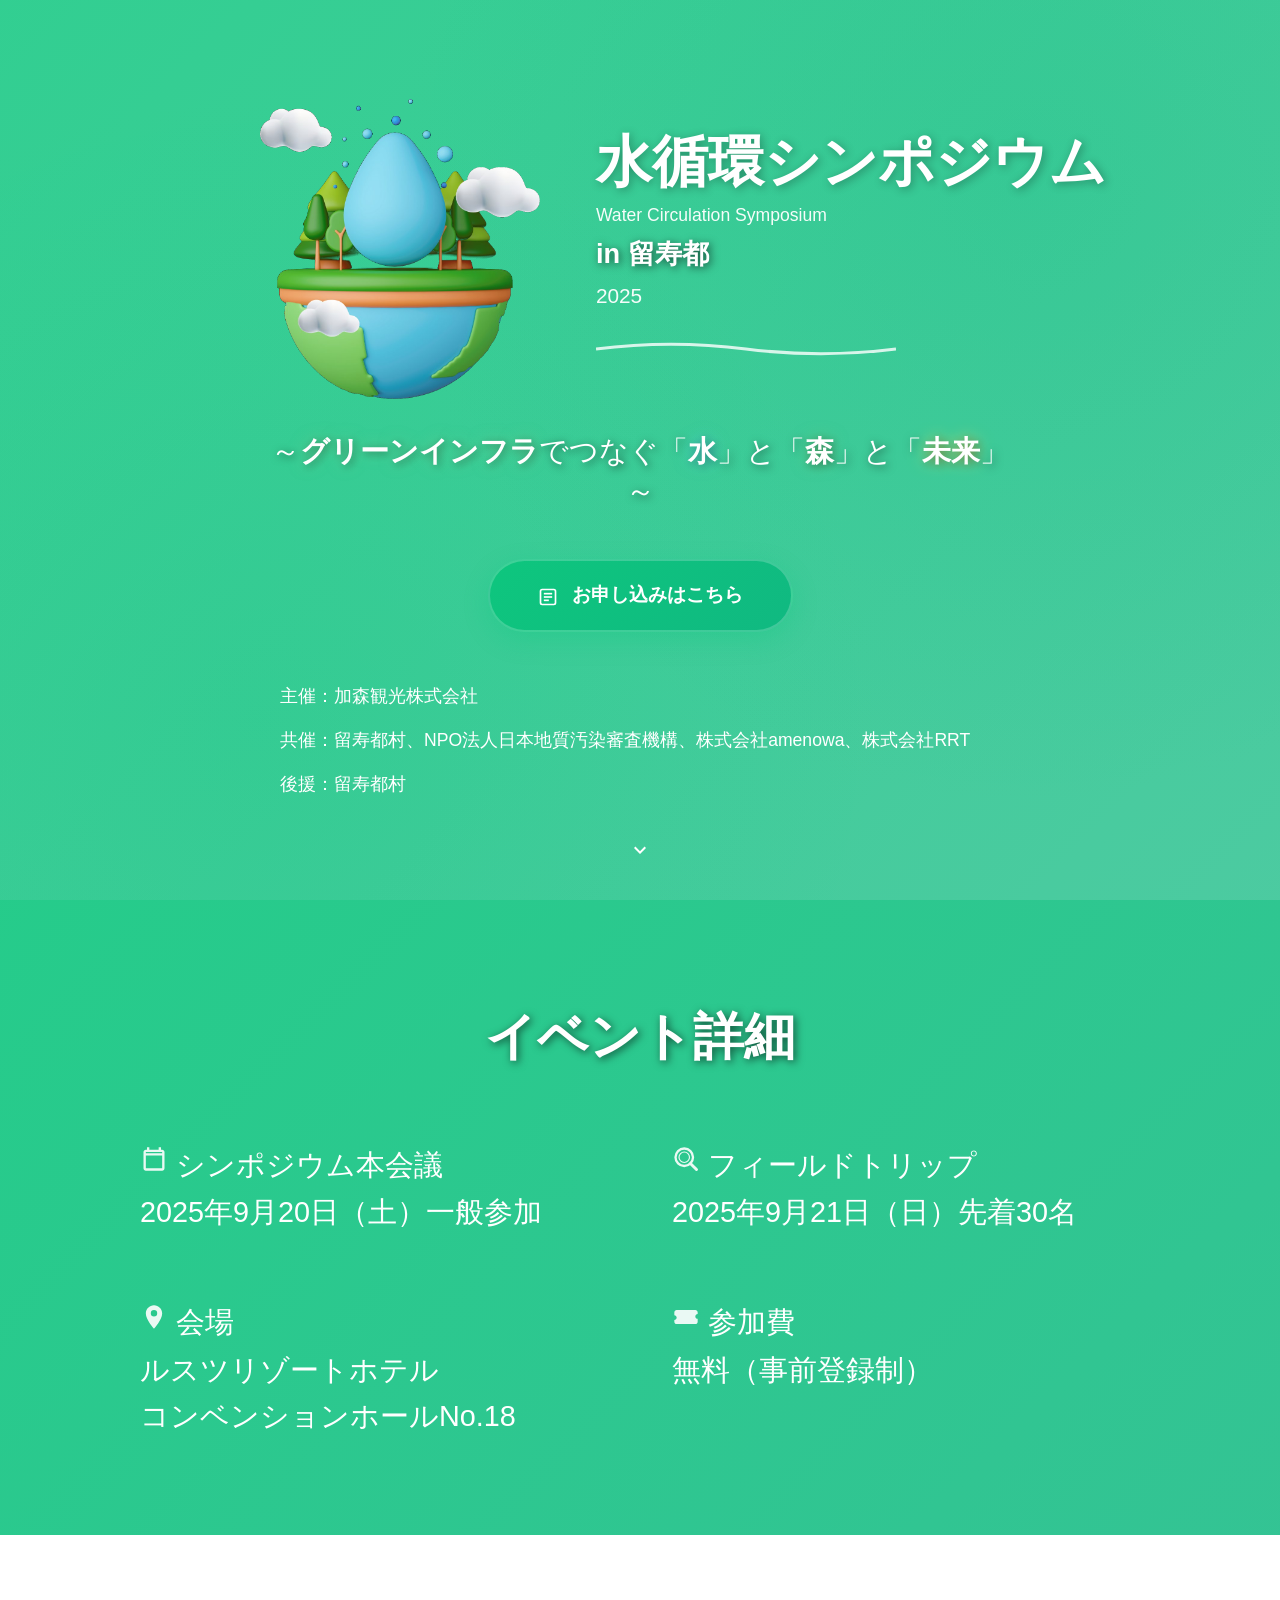
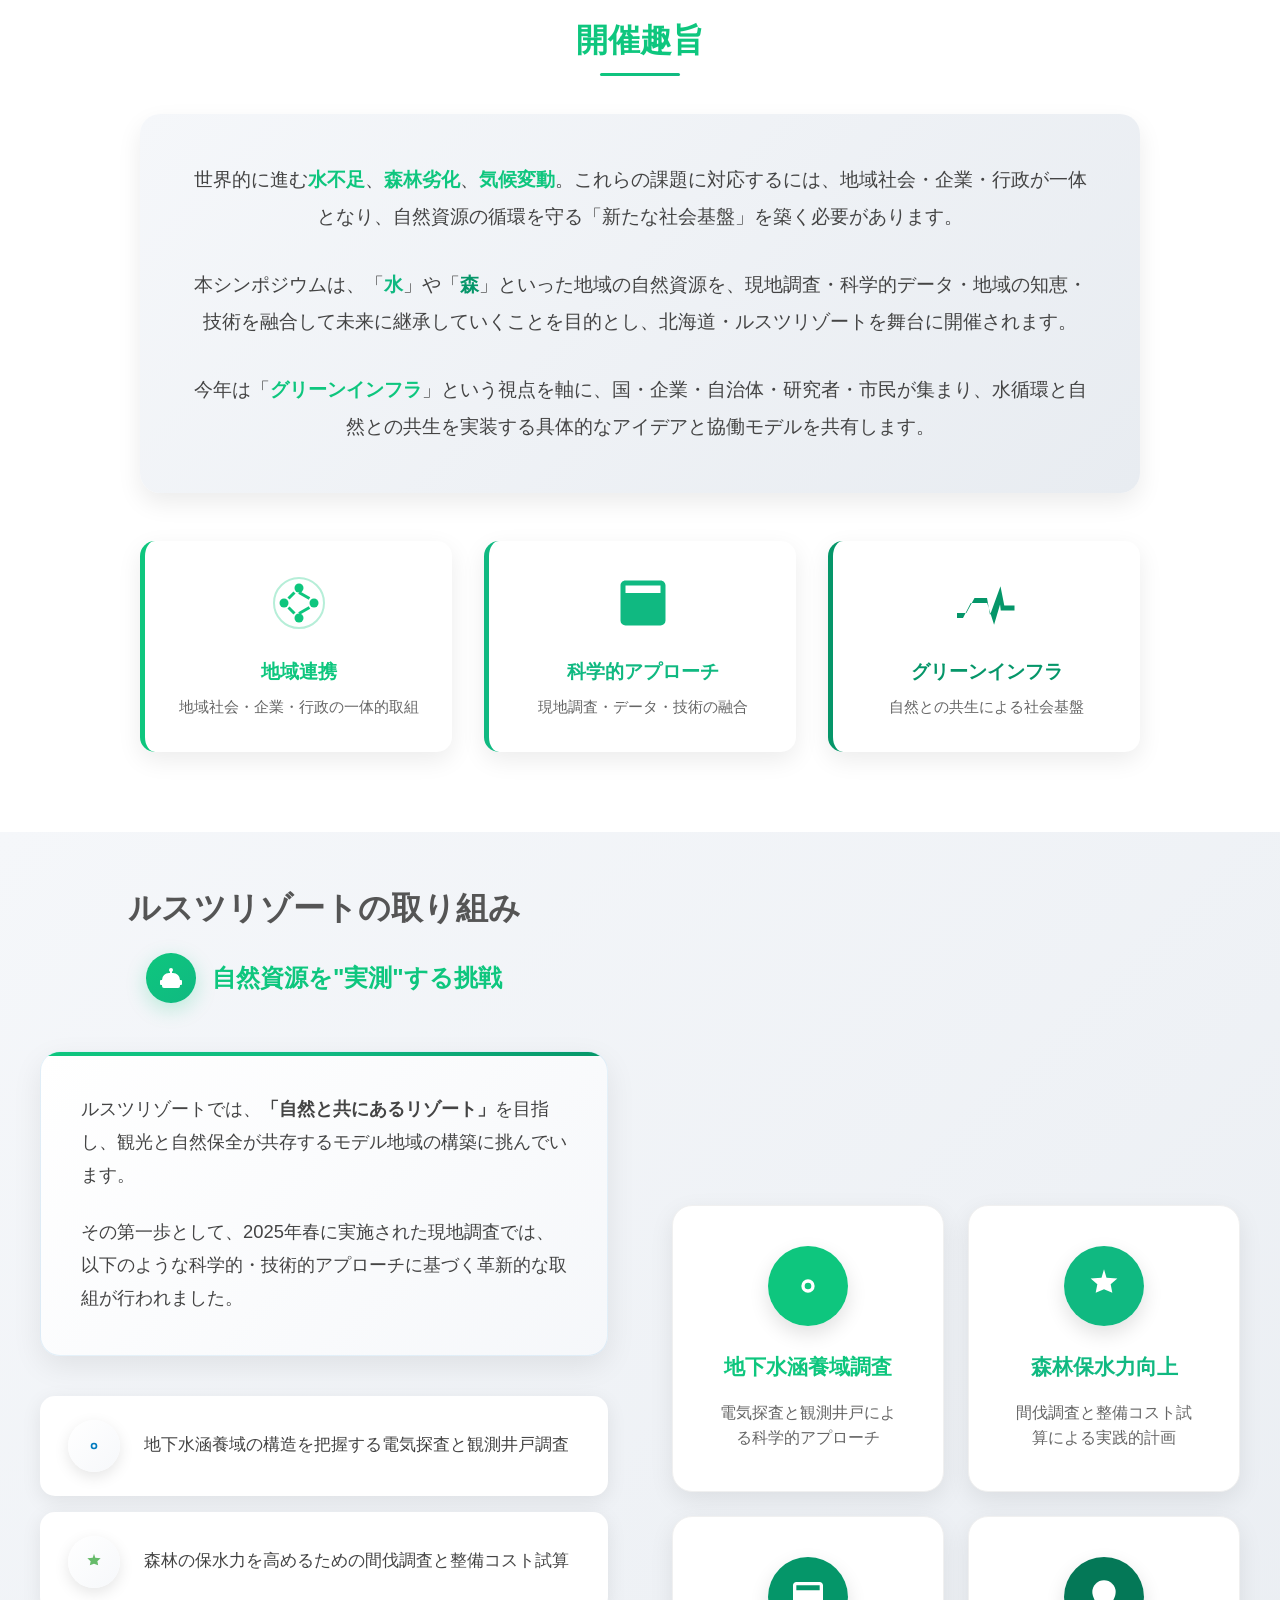
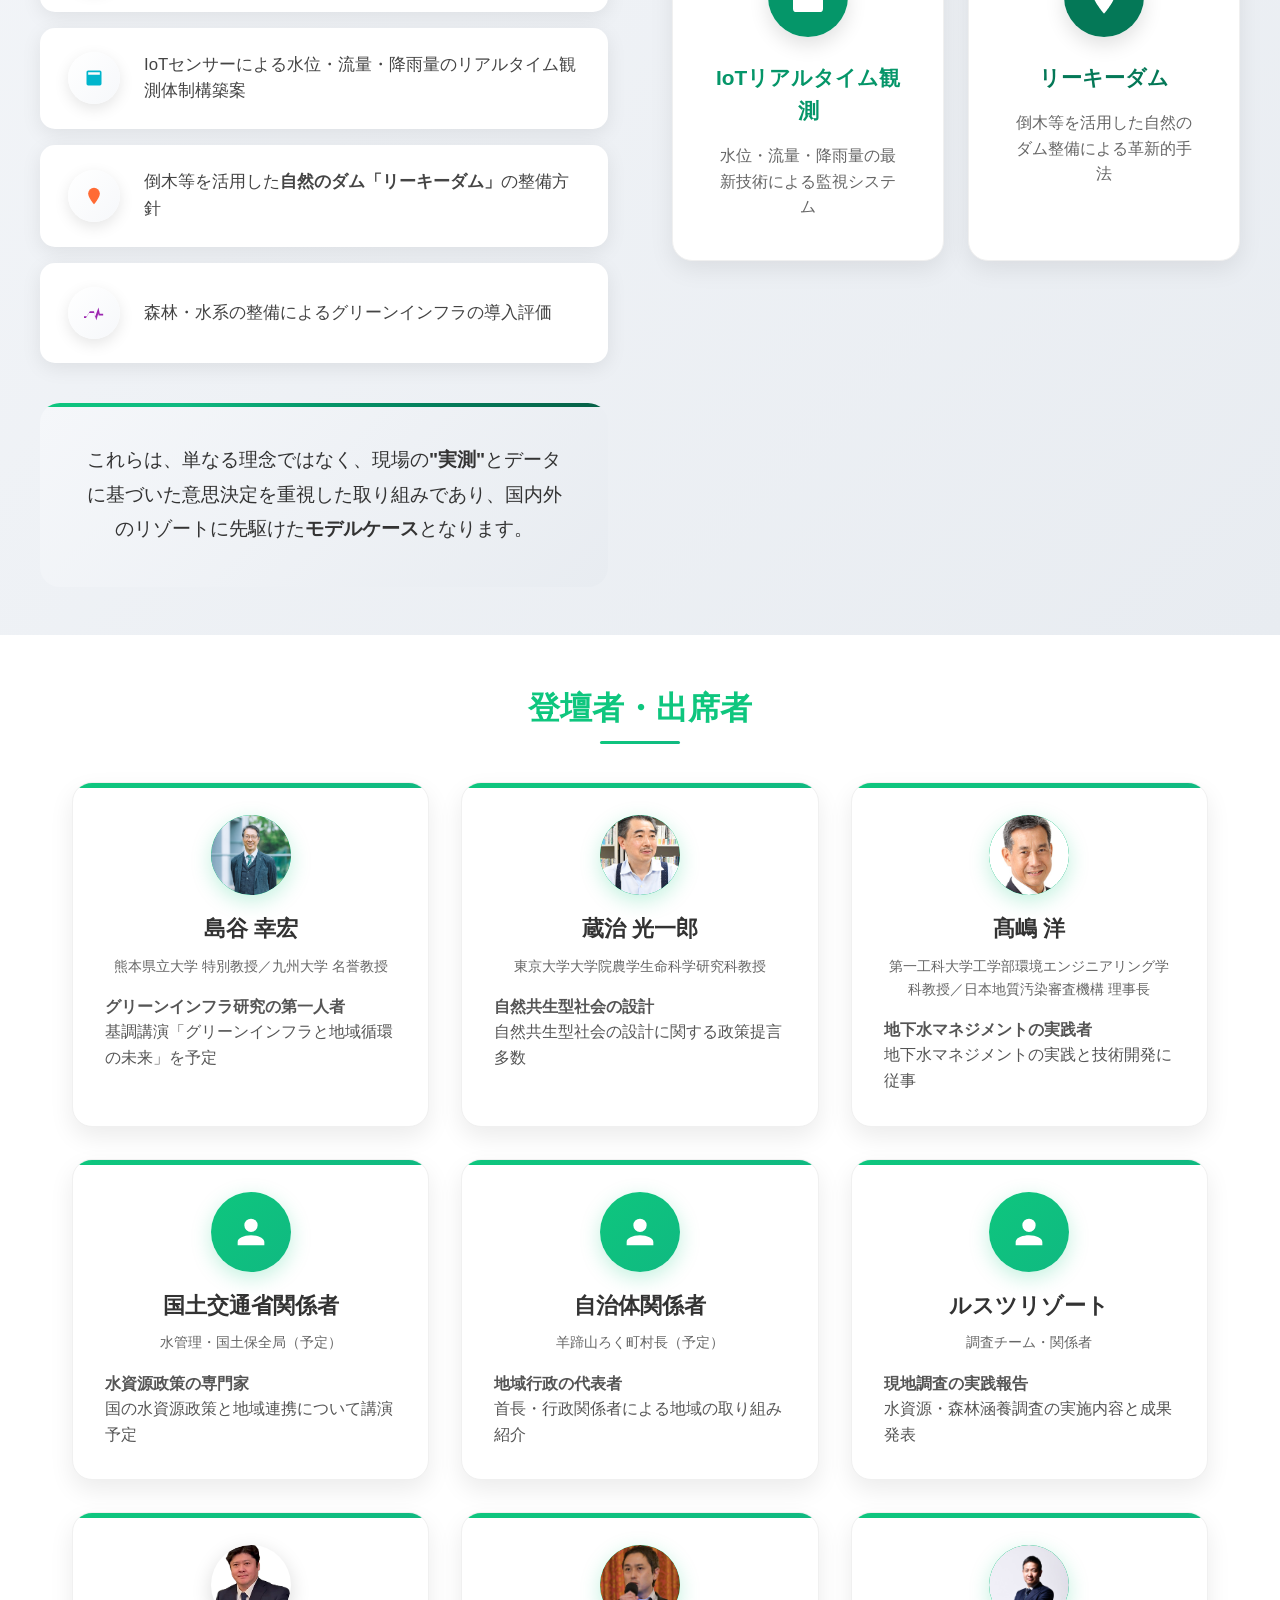
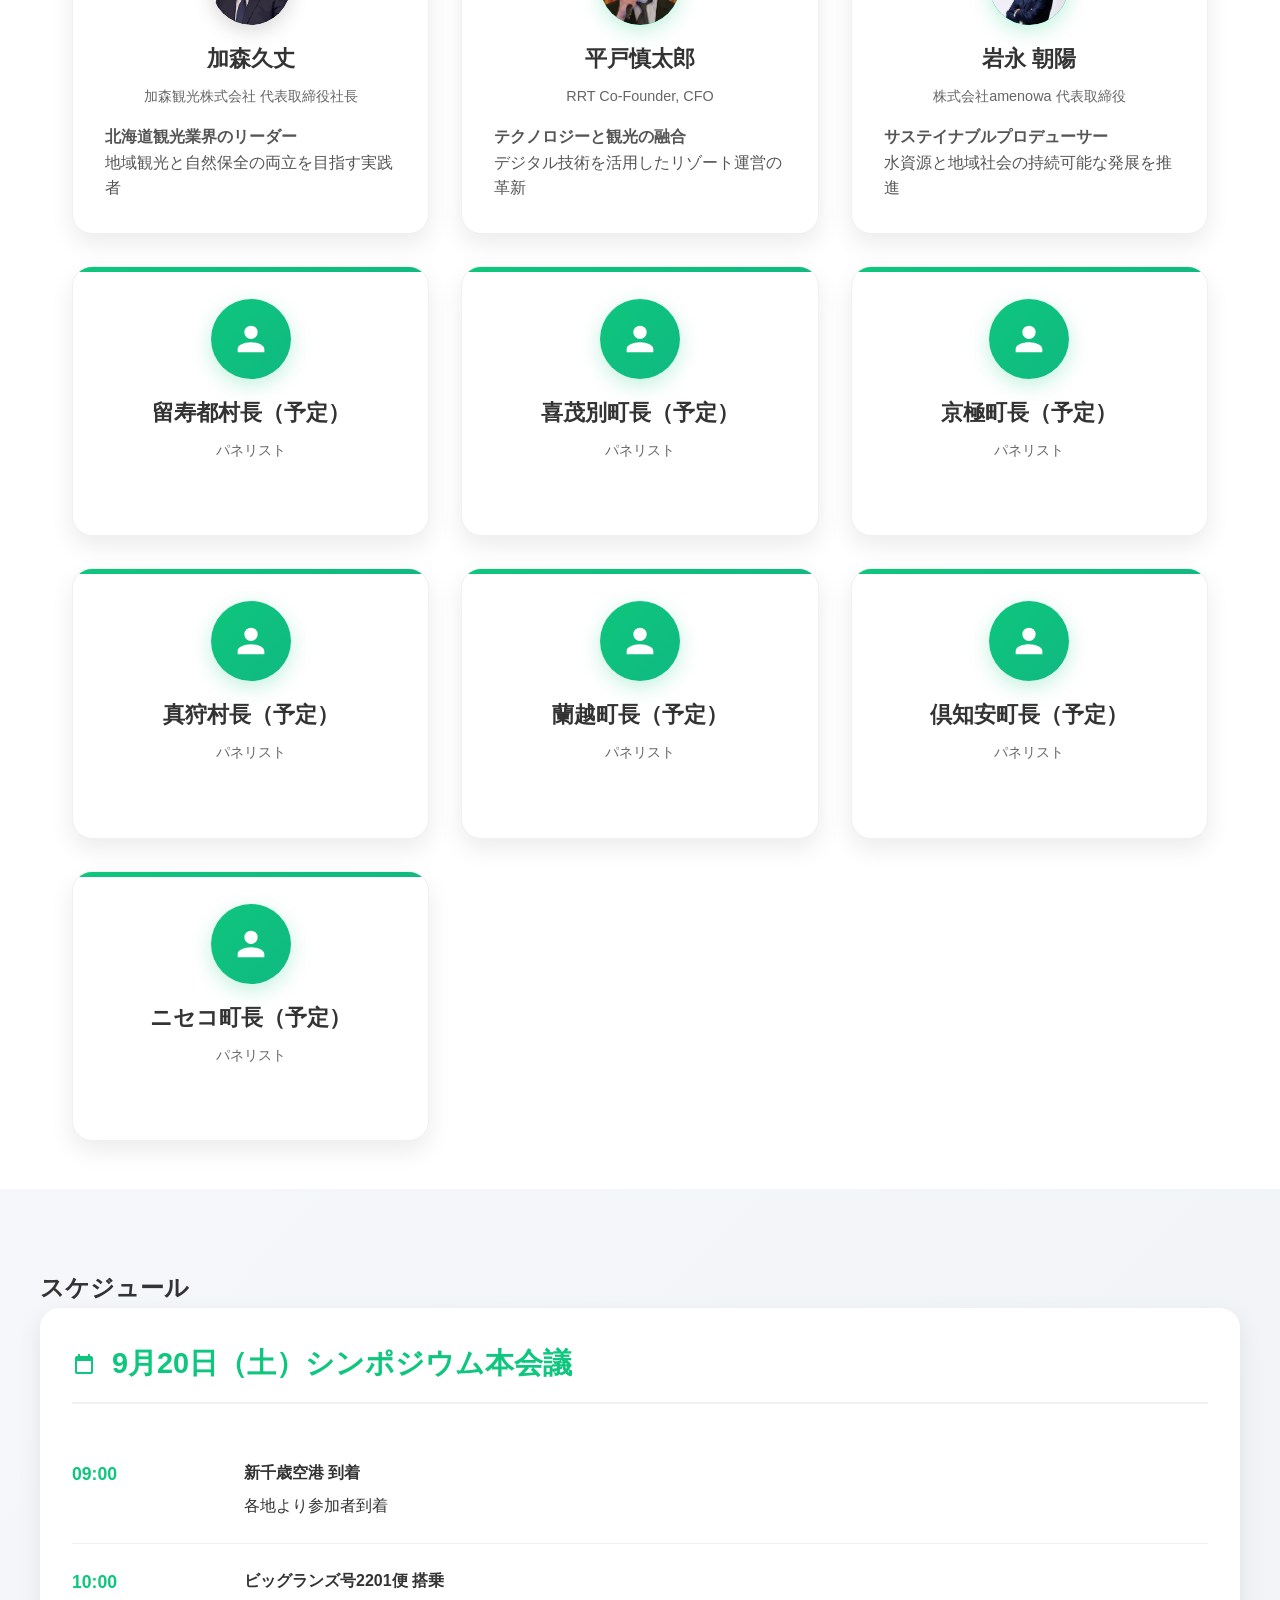
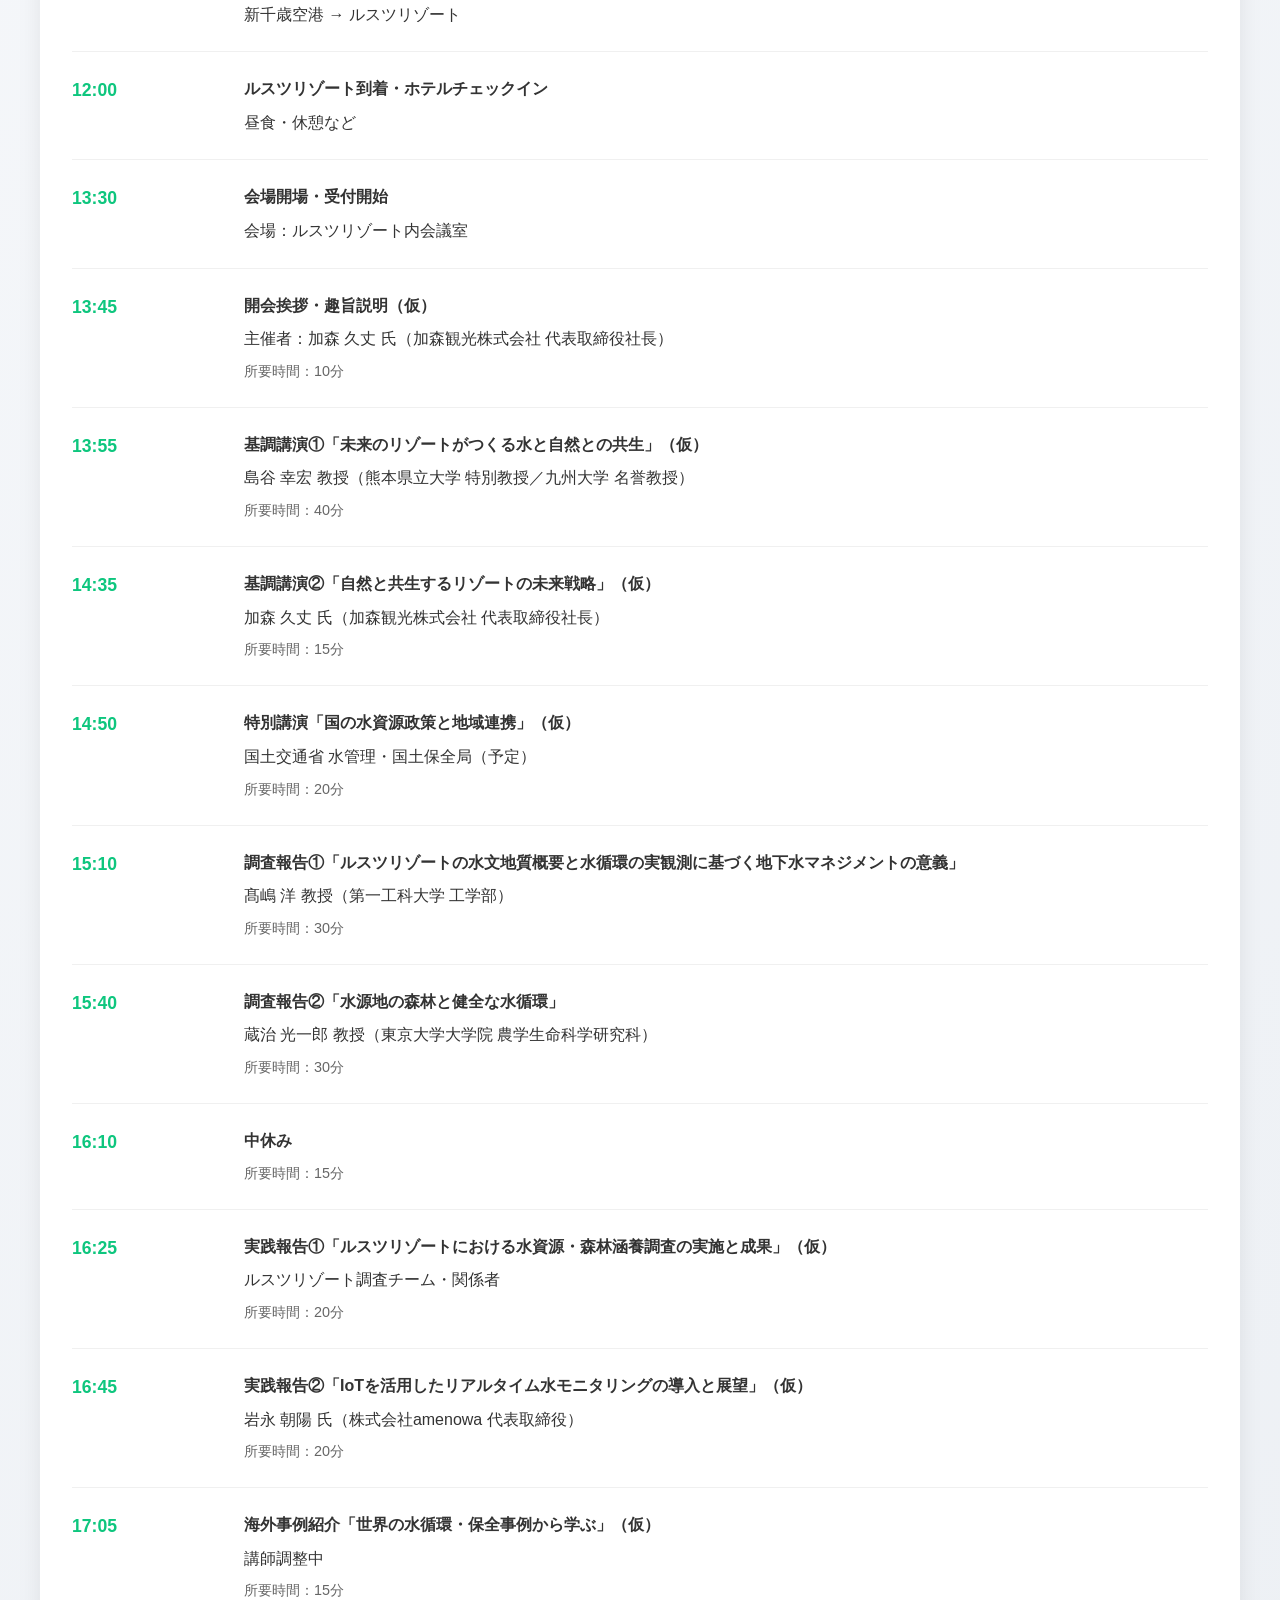
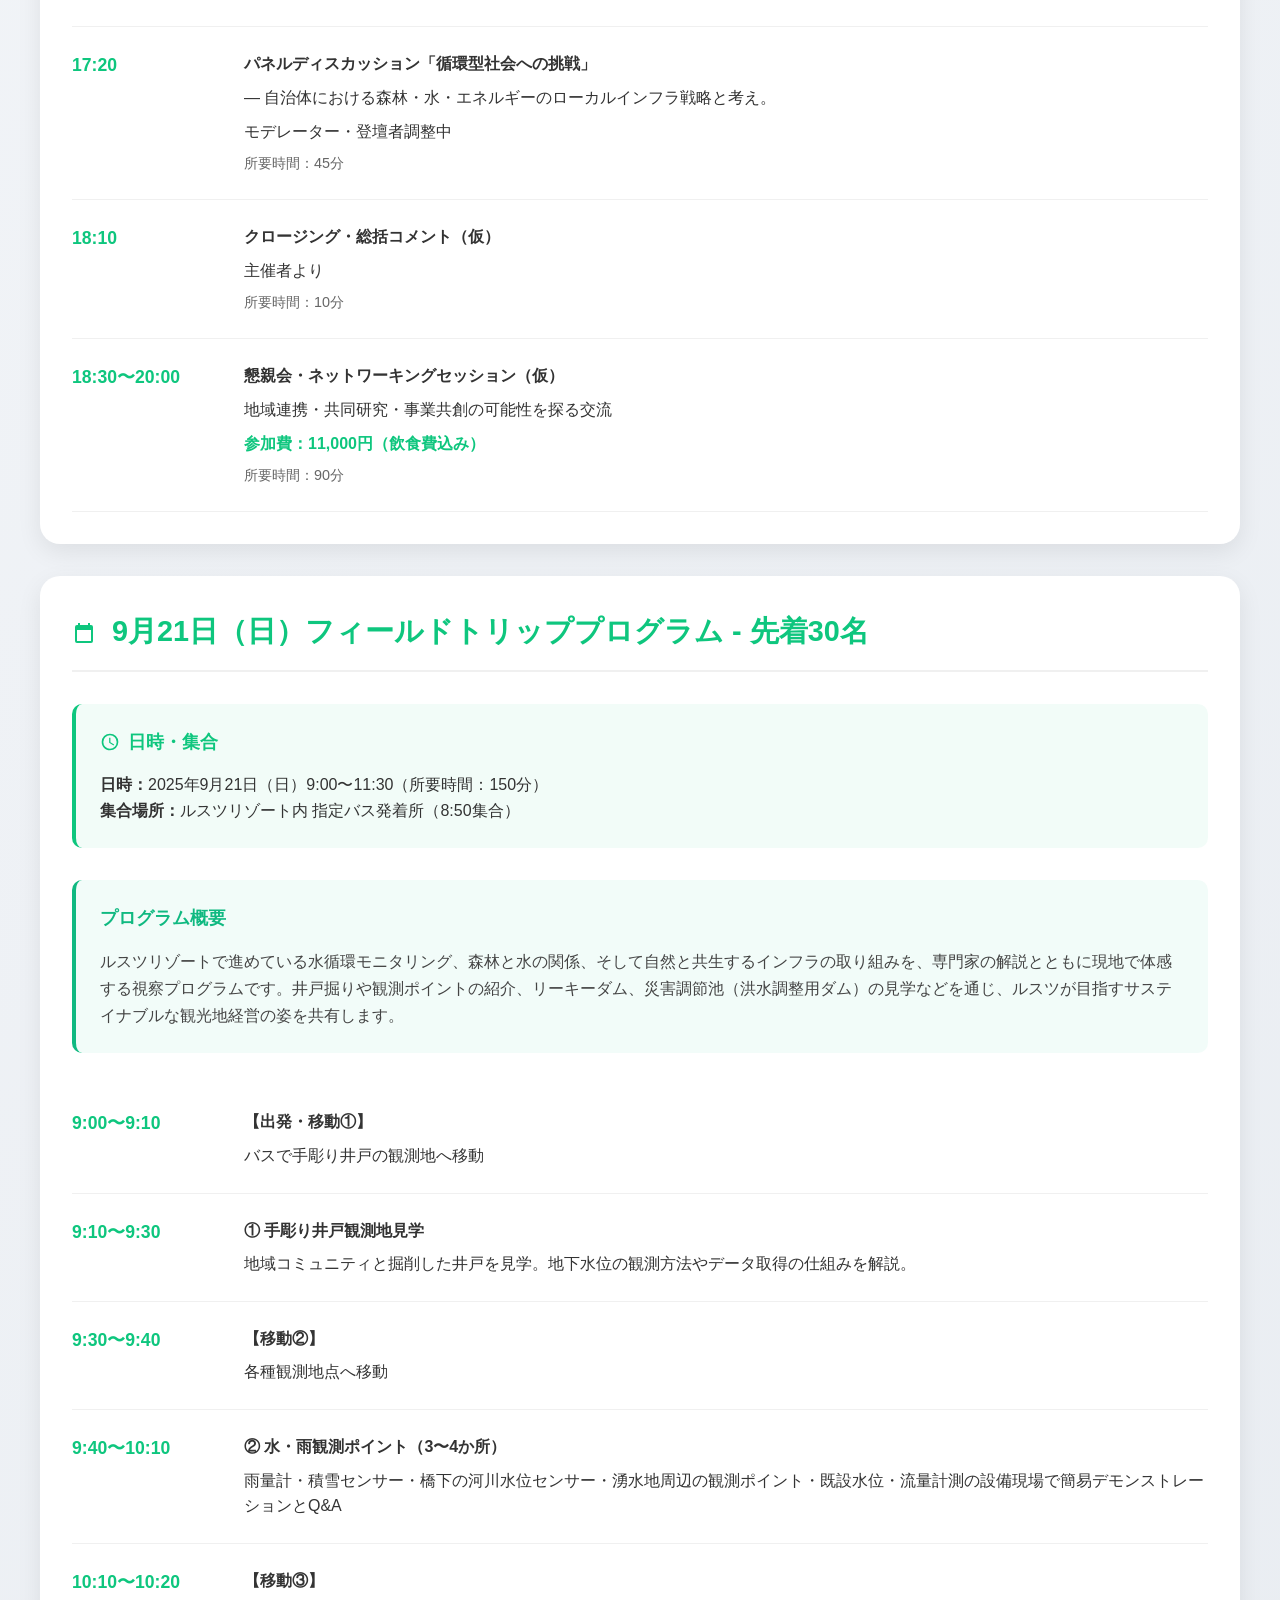
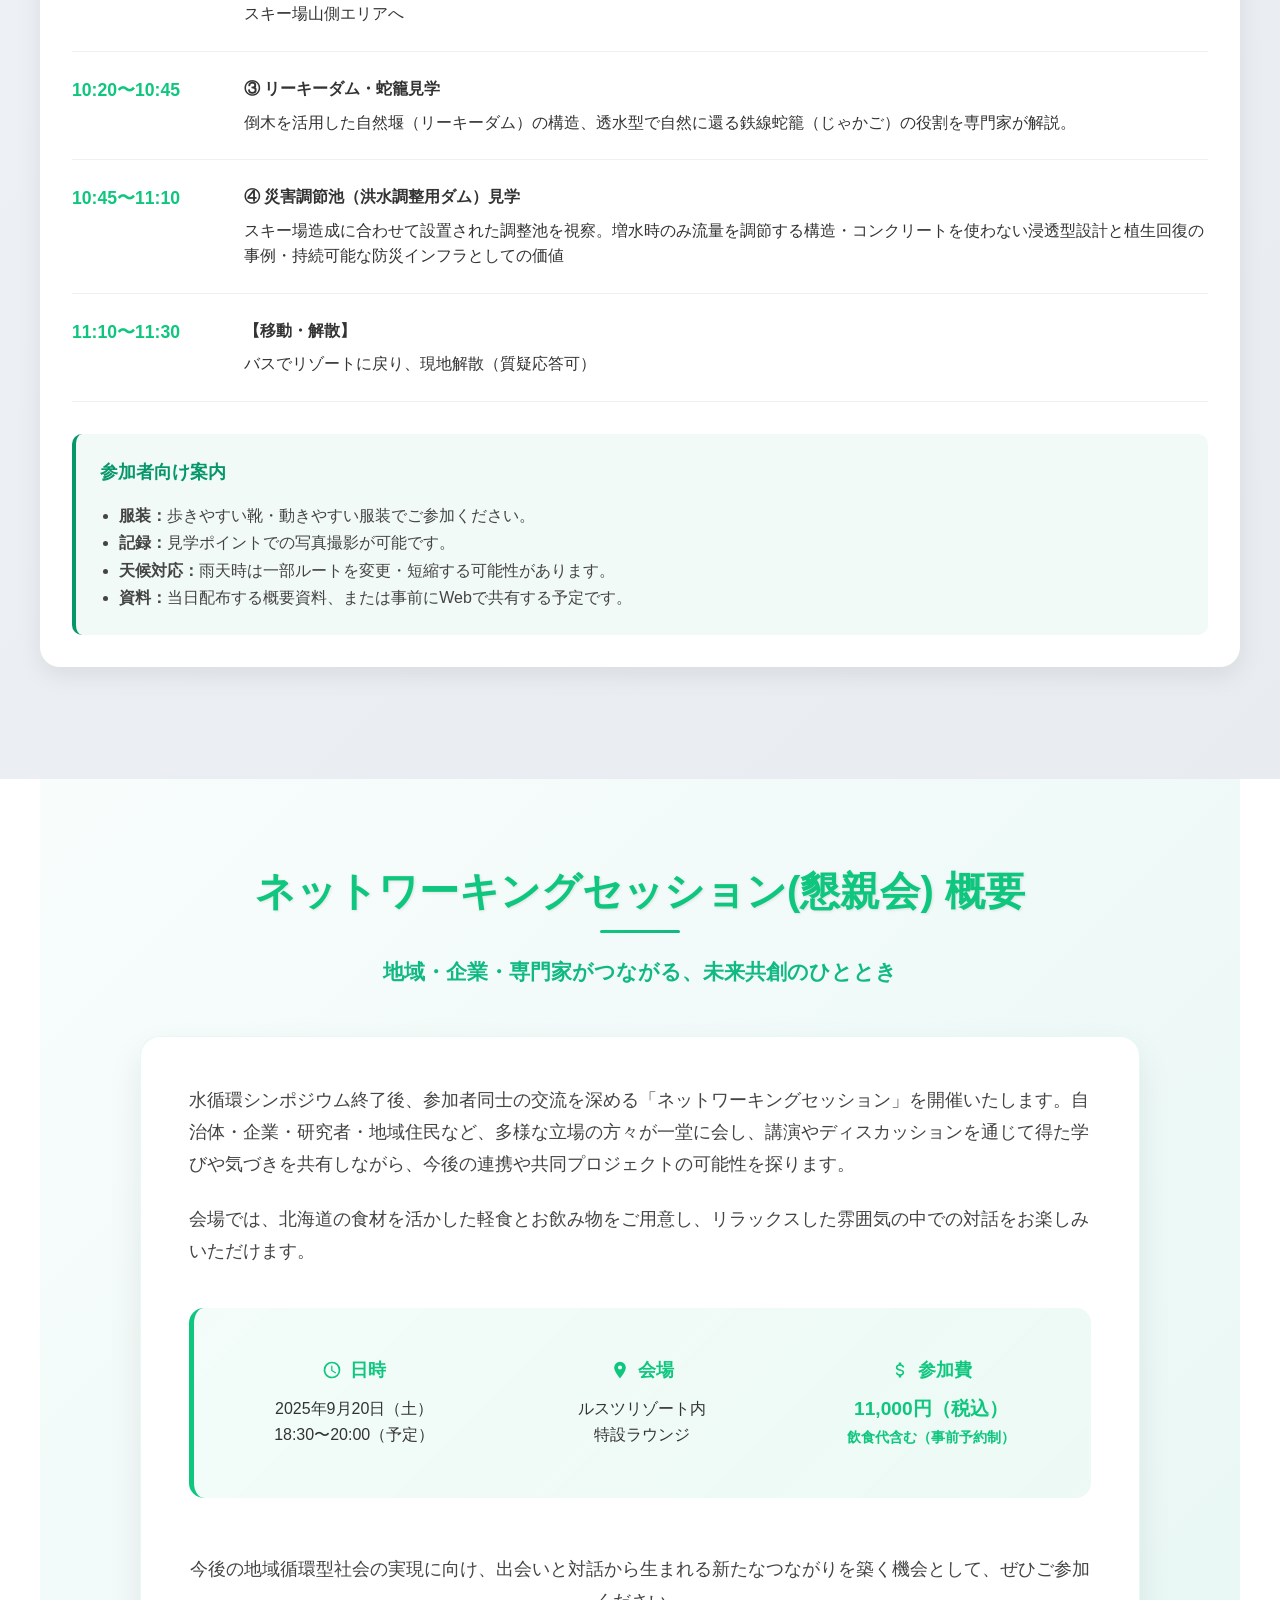
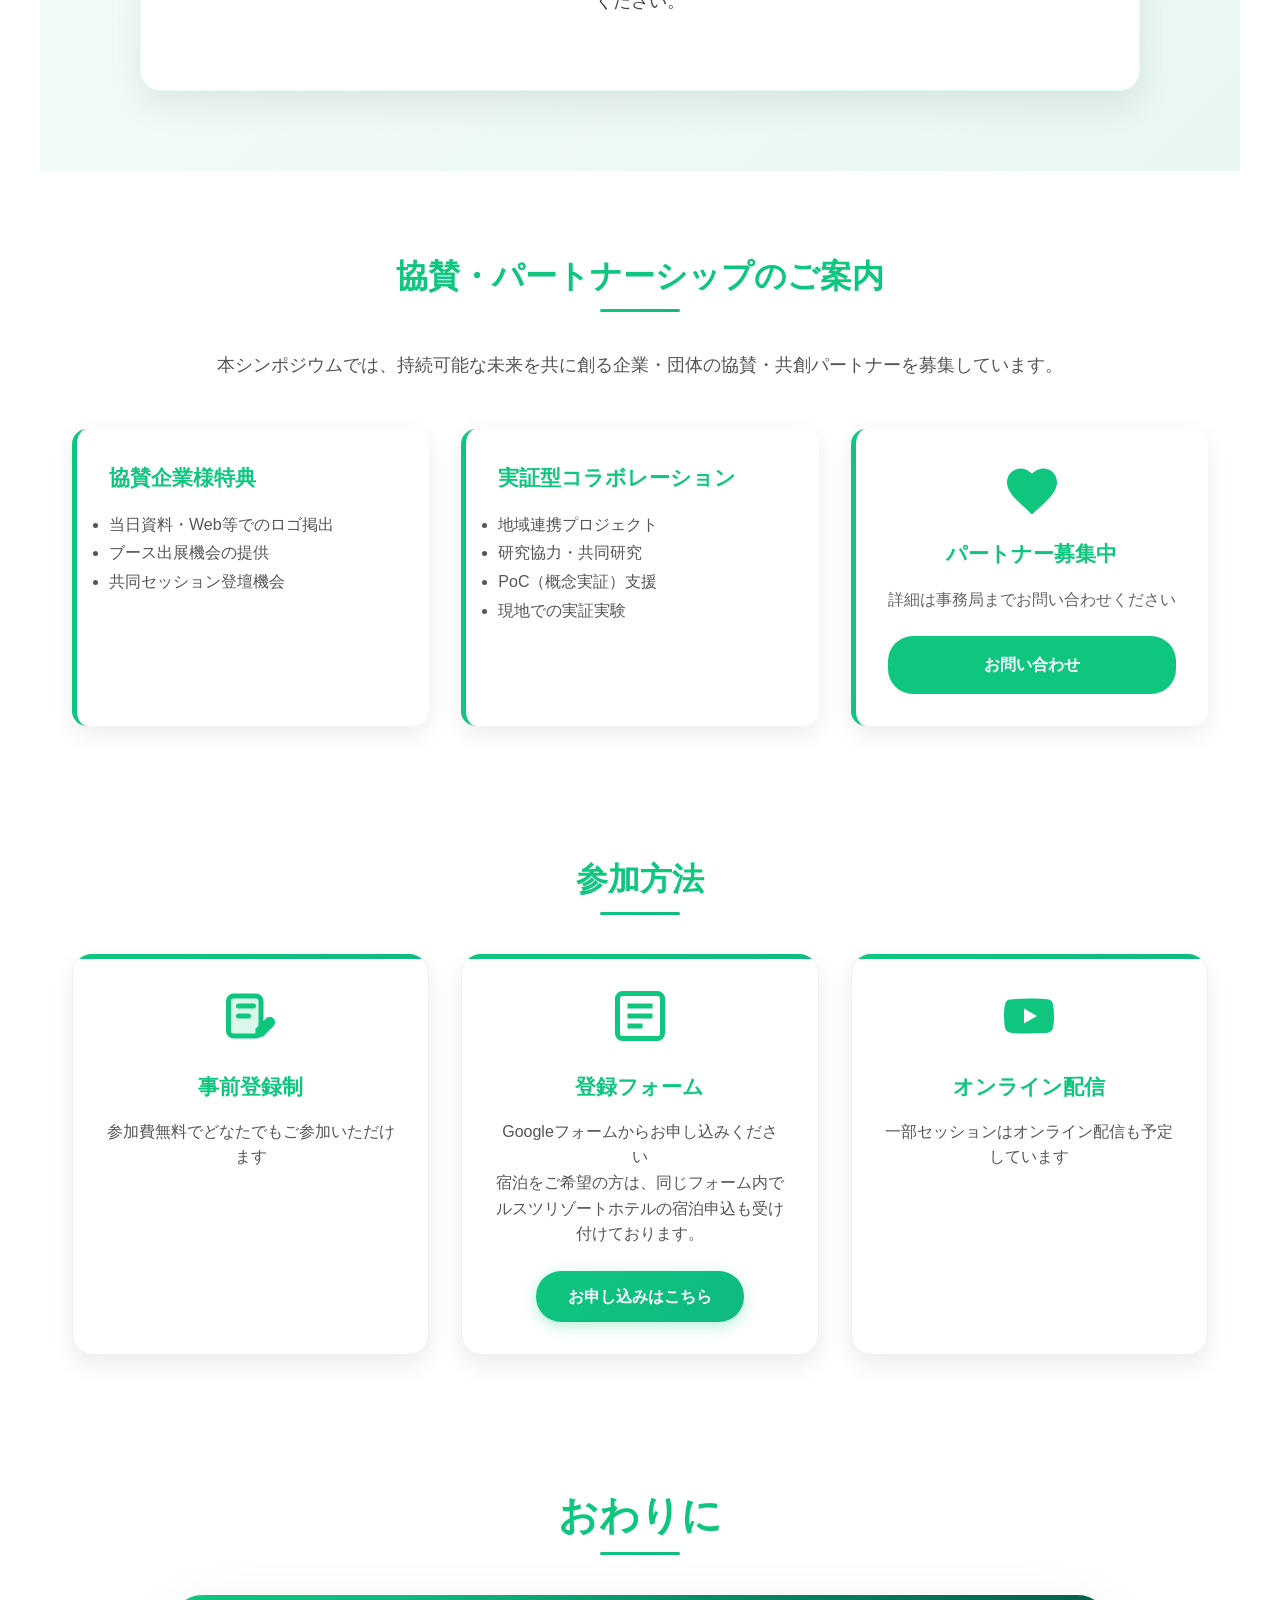
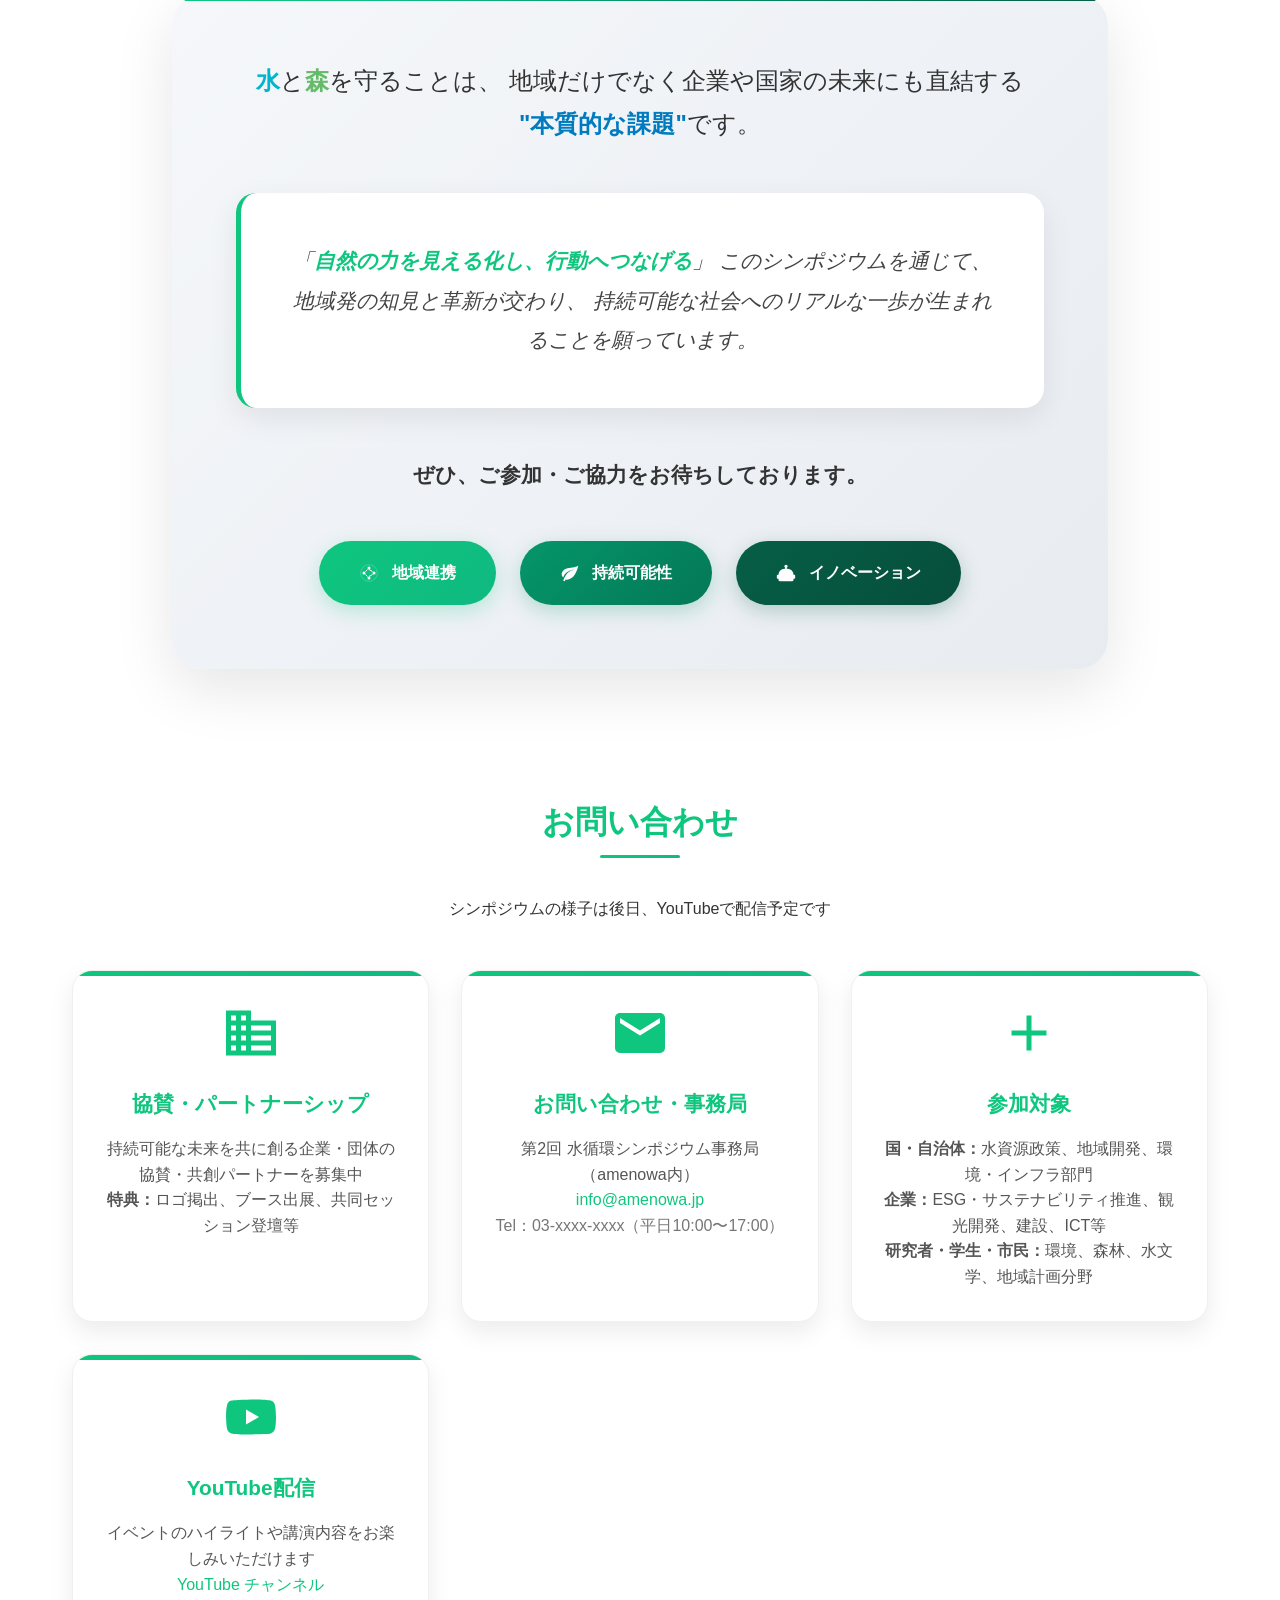
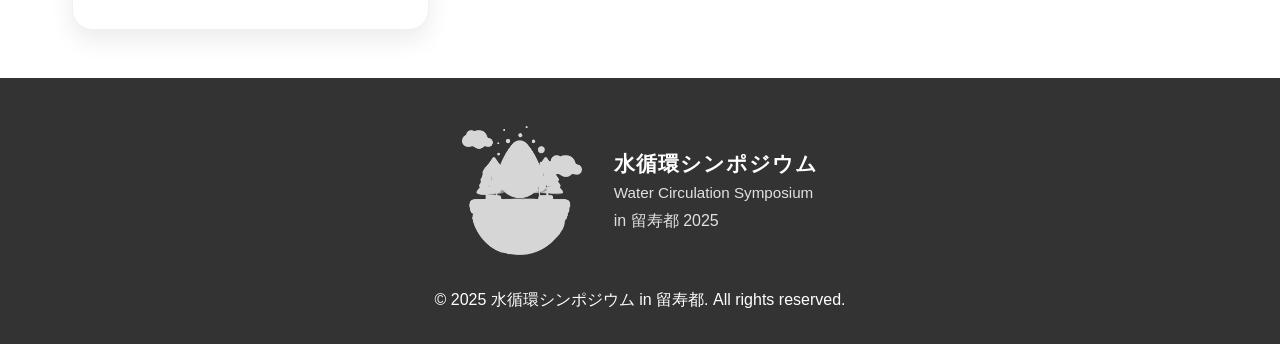
<file: symposium2025.html>
<!DOCTYPE html>
<html lang="ja">

<head>
    <meta charset="UTF-8">
    <meta name="viewport" content="width=device-width, initial-scale=1.0">
    <title>水循環シンポジウム in 留寿都</title>
    
    <!-- Favicon -->
    <link rel="icon" type="image/x-icon" href="./img/favicon.ico">
    <link rel="shortcut icon" href="./img/favicon.ico">
    
    <style>
        * {
            margin: 0;
            padding: 0;
            box-sizing: border-box;
        }

        body {
            font-family: 'Helvetica Neue', Arial, 'Hiragino Kaku Gothic ProN', 'Hiragino Sans', Meiryo, sans-serif;
            line-height: 1.6;
            color: #333;
            overflow-x: hidden;
        }

        /* Hero Section */
        .hero {
            height: 100vh;
            background: linear-gradient(135deg, rgba(14, 198, 126, 0.85), rgba(16, 185, 129, 0.75)),
                url('data:image/svg+xml,<svg xmlns="http://www.w3.org/2000/svg" viewBox="0 0 1920 1080"><path d="M0 0h1920v800c-320-80-640-160-960-120s-640 200-960 280V0z" fill="%23ffffff" opacity="0.1"/></svg>');
            background-size: cover;
            background-attachment: fixed;
            display: flex;
            align-items: center;
            justify-content: center;
            text-align: center;
            position: relative;
            overflow: hidden;
        }

        .hero::before {
            content: '';
            position: absolute;
            top: 0;
            left: 0;
            right: 0;
            bottom: 0;
            background: radial-gradient(circle at 20% 80%, rgba(14, 198, 126, 0.2) 0%, transparent 50%),
                radial-gradient(circle at 80% 20%, rgba(16, 185, 129, 0.2) 0%, transparent 50%);
            animation: float 20s ease-in-out infinite;
        }

        @keyframes float {

            0%,
            100% {
                transform: translateY(0px) rotate(0deg);
            }

            33% {
                transform: translateY(-20px) rotate(1deg);
            }

            66% {
                transform: translateY(10px) rotate(-1deg);
            }
        }

        .hero-content {
            z-index: 2;
            position: relative;
            max-width: 800px;
            padding: 0 20px;
        }

        .hero h1 {
            font-size: 4rem;
            font-weight: 700;
            color: white;
            margin-bottom: 1rem;
            text-shadow: 2px 2px 10px rgba(0, 0, 0, 0.3);
            animation: slideInUp 1s ease-out;
        }

        .hero-subtitle {
            font-size: 1.3rem;
            color: rgba(255, 255, 255, 0.95);
            margin-bottom: 2rem;
            font-weight: 300;
            animation: slideInUp 1s ease-out 0.3s both;
        }

        .event-details {
            background: none;
            backdrop-filter: none;
            border-radius: 0;
            padding: 0;
            margin: 0 auto;
            border: none;
            animation: none;
            max-width: 1200px;
            width: 100%;
        }

        .event-details h2 {
            color: white;
            font-size: 3.2rem;
            margin-bottom: 4rem;
            text-align: center;
        }

        .event-info {
            display: grid;
            grid-template-columns: repeat(2, 1fr);
            gap: 4rem;
            color: white;
            font-size: 1.8rem;
            max-width: 1000px;
            margin: 0 auto;
            line-height: 1.6;
            justify-items: start;
            align-items: start;
        }

        .event-info div {
            white-space: nowrap;
            overflow: visible;
        }

        /* PC表示での調整 */
        @media (min-width: 769px) {
            .event-info {
                grid-template-columns: repeat(2, 1fr) !important;
                gap: 4rem;
                font-size: 1.8rem;
            }
        }

        /* Reset event-info styling to white text */
        .event-info div strong {
            color: white !important;
            font-size: inherit !important;
            font-weight: normal !important;
            display: inline !important;
            margin-bottom: 0 !important;
            text-shadow: none !important;
        }

        .event-info div {
            background: none !important;
            padding: 0 !important;
            border-radius: 0 !important;
            border: none !important;
            text-align: left !important;
            transition: none !important;
        }

        .event-info div:hover {
            background: none !important;
            transform: none !important;
            box-shadow: none !important;
        }

        .event-info div svg {
            margin-bottom: 1rem !important;
            margin-right: 0 !important;
            vertical-align: middle;
            opacity: 0.9;
        }

        .scroll-indicator {
            position: absolute;
            bottom: 30px;
            left: 50%;
            transform: translateX(-50%);
            color: white;
            animation: bounce 2s infinite;
        }

        @keyframes bounce {

            0%,
            20%,
            50%,
            80%,
            100% {
                transform: translateX(-50%) translateY(0);
            }

            40% {
                transform: translateX(-50%) translateY(-10px);
            }

            60% {
                transform: translateX(-50%) translateY(-5px);
            }
        }

        @keyframes slideInUp {
            from {
                opacity: 0;
                transform: translateY(50px);
            }

            to {
                opacity: 1;
                transform: translateY(0);
            }
        }

        /* Navigation */
        .navbar {
            position: fixed;
            top: 0;
            left: 0;
            right: 0;
            background: rgba(255, 255, 255, 0.95);
            backdrop-filter: blur(10px);
            z-index: 1000;
            padding: 1rem 0;
            transform: translateY(0);
            transition: transform 0.3s ease;
        }

        .navbar.hidden {
            transform: translateY(-100%);
        }

        .nav-container {
            max-width: 1200px;
            margin: 0 auto;
            display: flex;
            justify-content: space-between;
            align-items: center;
            padding: 0 2rem;
        }

        .logo {
            font-size: 1.5rem;
            font-weight: bold;
            color: #0EC67E;
            display: flex;
            align-items: center;
            gap: 0.5rem;
        }

        .logo img {
            height: 40px;
            width: auto;
        }

        .hero-logo {
            margin-bottom: 2rem;
            animation: slideInUp 1s ease-out 0.6s both;
            display: flex;
            flex-direction: row;
            align-items: center;
            justify-content: center;
            gap: 3.5rem;
            max-width: 900px;
            margin-left: auto;
            margin-right: auto;
        }
        .hero-logo-col-img {
            flex: 0 0 auto;
            display: flex;
            align-items: center;
            justify-content: center;
        }
        .hero-logo-col-img img {
            height: 300px;
            width: auto;
            display: block;
        }
        @media (max-width: 900px) {
            .hero-logo-col-img img { height: 180px; }
        }
        @media (max-width: 600px) {
            .hero-logo-col-img img { height: 120px; }
        }
        .hero-logo-col-text {
            flex: 1 1 0%;
            display: flex;
            flex-direction: column;
            align-items: flex-start;
            justify-content: center;
            text-align: left;
            min-width: 0;
        }
        .hero-logo-title-ja {
            font-size: 3.5rem;
            font-weight: 700;
            color: #fff;
            text-shadow: 2px 2px 10px rgba(0,0,0,0.3);
            line-height: 1.1;
            white-space: nowrap;
            margin-bottom: 0.5rem;
        }
        .hero-logo-title-en {
            font-size: 1.1rem;
            color: #fff;
            opacity: 0.95;
            margin-bottom: 0.2rem;
        }
        .hero-logo-place {
            font-size: 1.7rem;
            font-weight: 600;
            color: #fff;
            text-shadow: 2px 2px 8px rgba(0,0,0,0.6);
            margin-bottom: 0.2rem;
        }
        .hero-logo-year {
            font-size: 1.3rem;
            color: #fff;
            opacity: 0.95;
            margin-bottom: 0.5rem;
        }
        .hero-logo-wave {
            margin-top: 1.2rem;
        }
        @media (max-width: 900px) {
            .hero-logo {
                flex-direction: column;
                gap: 1.2rem;
            }
            .hero-logo-col-img img { height: 120px; }
            .hero-logo-title-ja { font-size: 2.2rem; }
            .hero-logo-place { font-size: 1.1rem; }
            .hero-logo-year { font-size: 1rem; }
            .hero-logo-col-text { align-items: center; text-align: center; }
        }

        .hero-subtitle-custom {
            font-size: 1.8rem;
            color: white;
            margin-bottom: 2rem;
            font-weight: 500;
            animation: slideInUp 1s ease-out 0.9s both;
            text-shadow: 2px 2px 8px rgba(0, 0, 0, 0.6);
            line-height: 1.4;
            text-align: center;
        }

        .keyword-water {
            color: white;
            font-weight: 700;
            text-shadow: 0 0 15px rgba(79, 195, 247, 0.6), 2px 2px 8px rgba(0, 0, 0, 0.4);
            display: inline-block;
        }

        .keyword-forest {
            color: white;
            font-weight: 700;
            text-shadow: 0 0 15px rgba(102, 187, 106, 0.6), 2px 2px 8px rgba(0, 0, 0, 0.4);
            display: inline-block;
        }

        .keyword-future {
            color: white;
            font-weight: 700;
            text-shadow: 0 0 15px rgba(255, 213, 79, 0.6), 2px 2px 8px rgba(0, 0, 0, 0.4);
            display: inline-block;
        }

        .keyword-green-infra {
            color: white;
            font-weight: 700;
            text-shadow: 0 0 15px rgba(129, 199, 132, 0.6), 2px 2px 8px rgba(0, 0, 0, 0.4);
            display: inline-block;
        }

        .nav-links {
            display: flex;
            list-style: none;
            gap: 2rem;
            margin: 0;
            padding: 0;
        }

        .nav-links li a {
            color: #333;
            text-decoration: none;
            font-weight: 500;
            transition: color 0.3s ease;
        }

        .nav-links li a:hover {
            color: #0EC67E;
        }

        /* Sections */
        .section {
            padding: 3rem 1rem;
            max-width: 1200px;
            margin: 0 auto;
            padding-left: 2rem;
            padding-right: 2rem;
        }

        .section h2 {
            font-size: 2rem;
            text-align: center;
            margin-bottom: 3rem;
            color: #0EC67E;
            position: relative;
        }

        .section h2::after {
            content: '';
            position: absolute;
            bottom: -10px;
            left: 50%;
            transform: translateX(-50%);
            width: 80px;
            height: 3px;
            background: linear-gradient(90deg, #0EC67E, #10B981);
            border-radius: 2px;
        }

        /* Purpose Section */
        .purpose {
            background: linear-gradient(135deg, #f5f7fa 0%, #e8ecf1 100%);
            margin: 0;
            padding: 3rem 1rem;
        }

        .purpose-content {
            max-width: 1200px;
            margin: 0 auto;
            display: grid;
            grid-template-columns: 1fr 1fr;
            gap: 4rem;
            align-items: center;
        }

        .purpose-text {
            font-size: 1.1rem;
            line-height: 1.8;
            color: #555;
        }

        .purpose-header {
            text-align: center;
            margin-bottom: 2rem;
        }

        .purpose-header h2 {
            font-size: 2rem;
            margin-bottom: 1rem;
        }

        .purpose-visual {
            display: flex;
            flex-direction: column;
            gap: 1rem;
        }

        .topic-card {
            background: white;
            padding: 2rem;
            border-radius: 15px;
            box-shadow: 0 8px 25px rgba(0, 0, 0, 0.08);
            transition: transform 0.3s ease, box-shadow 0.3s ease;
            border-left: 5px solid #0EC67E;
        }

        .topic-card:hover {
            transform: translateY(-5px);
            box-shadow: 0 15px 35px rgba(0, 0, 0, 0.12);
        }

        .topic-card h3 {
            color: #0EC67E;
            margin-bottom: 0.5rem;
            font-size: 1.3rem;
        }

        /* Enhanced Purpose Section Styles */
        .purpose-header {
            text-align: center;
            margin-bottom: 3rem;
        }

        .subtitle-wrapper {
            display: flex;
            align-items: center;
            justify-content: center;
            gap: 1rem;
            margin-top: 1rem;
        }

        .subtitle-wrapper h3 {
            color: #0EC67E;
            font-size: 1.5rem;
            margin: 0;
            font-weight: 600;
        }

        .subtitle-icon {
            background: linear-gradient(135deg, #0EC67E, #10B981);
            border-radius: 50%;
            padding: 0.8rem;
            display: flex;
            align-items: center;
            justify-content: center;
            box-shadow: 0 6px 20px rgba(14, 198, 126, 0.25);
        }

        .purpose-intro {
            background: linear-gradient(135deg, rgba(255, 255, 255, 0.95), rgba(245, 247, 250, 0.95));
            padding: 2.5rem;
            border-radius: 20px;
            margin-bottom: 2.5rem;
            box-shadow: 0 10px 30px rgba(0, 0, 0, 0.08);
            border: 1px solid rgba(0, 123, 191, 0.1);
            position: relative;
            overflow: hidden;
        }

        .purpose-intro::before {
            content: '';
            position: absolute;
            top: 0;
            left: 0;
            right: 0;
            height: 4px;
            background: linear-gradient(90deg, #0EC67E, #10B981, #059669);
        }

        .purpose-intro p {
            font-size: 1.15rem;
            line-height: 1.8;
            color: #444;
            margin-bottom: 1.5rem;
        }

        .purpose-intro p:last-child {
            margin-bottom: 0;
        }

        .approach-list {
            margin: 2.5rem 0;
        }

        .approach-item {
            display: flex;
            align-items: center;
            gap: 1.5rem;
            padding: 1.5rem;
            margin-bottom: 1rem;
            background: white;
            border-radius: 15px;
            box-shadow: 0 5px 20px rgba(0, 0, 0, 0.08);
            transition: all 0.3s ease;
            border-left: 4px solid transparent;
        }

        .approach-item:hover {
            transform: translateX(10px);
            box-shadow: 0 10px 30px rgba(0, 0, 0, 0.12);
            border-left-color: var(--item-color, #007bbf);
        }

        .approach-item:nth-child(1) { --item-color: #0EC67E; }
        .approach-item:nth-child(2) { --item-color: #10B981; }
        .approach-item:nth-child(3) { --item-color: #059669; }
        .approach-item:nth-child(4) { --item-color: #047857; }
        .approach-item:nth-child(5) { --item-color: #065F46; }

        .approach-icon {
            background: linear-gradient(135deg, rgba(255, 255, 255, 0.9), rgba(245, 247, 250, 0.9));
            border-radius: 50%;
            padding: 1rem;
            display: flex;
            align-items: center;
            justify-content: center;
            min-width: 50px;
            min-height: 50px;
            box-shadow: 0 5px 15px rgba(0, 0, 0, 0.1);
        }

        .approach-item span {
            font-size: 1.05rem;
            line-height: 1.6;
            color: #444;
            flex: 1;
        }

        .purpose-conclusion {
            background: linear-gradient(135deg, #f5f7fa, #e8ecf1);
            padding: 2.5rem;
            border-radius: 20px;
            text-align: center;
            position: relative;
            overflow: hidden;
        }

        .purpose-conclusion::before {
            content: '';
            position: absolute;
            top: 0;
            left: 0;
            right: 0;
            height: 4px;
            background: linear-gradient(90deg, #0EC67E, #10B981, #059669, #047857, #065F46);
        }

        .purpose-conclusion p {
            font-size: 1.2rem;
            line-height: 1.8;
            color: #333;
            margin: 0;
            font-weight: 500;
        }

        /* Enhanced Topic Cards */
        .topic-cards-grid {
            display: grid;
            grid-template-columns: repeat(2, 1fr);
            gap: 1.5rem;
        }

        .enhanced-topic-card {
            background: white;
            padding: 2.5rem;
            border-radius: 20px;
            box-shadow: 0 8px 25px rgba(0, 0, 0, 0.08);
            transition: all 0.4s ease;
            border: 1px solid #f0f0f0;
            position: relative;
            overflow: hidden;
            text-align: center;
        }

        .enhanced-topic-card::before {
            content: '';
            position: absolute;
            top: 0;
            left: 0;
            right: 0;
            height: 5px;
            background: var(--card-color);
            transform: scaleX(0);
            transition: transform 0.3s ease;
        }

        .enhanced-topic-card:hover::before {
            transform: scaleX(1);
        }

        .enhanced-topic-card:hover {
            transform: translateY(-10px);
            box-shadow: 0 20px 40px rgba(0, 0, 0, 0.12);
        }

        .enhanced-topic-card[data-color="#0EC67E"] { --card-color: #0EC67E; }
        .enhanced-topic-card[data-color="#10B981"] { --card-color: #10B981; }
        .enhanced-topic-card[data-color="#059669"] { --card-color: #059669; }
        .enhanced-topic-card[data-color="#047857"] { --card-color: #047857; }

        .card-icon-wrapper {
            background: linear-gradient(135deg, var(--card-color), var(--card-color));
            border-radius: 50%;
            width: 80px;
            height: 80px;
            display: flex;
            align-items: center;
            justify-content: center;
            margin: 0 auto 1.5rem;
            color: white;
            box-shadow: 0 8px 20px rgba(0, 0, 0, 0.12);
            transition: all 0.3s ease;
        }

        .enhanced-topic-card:hover .card-icon-wrapper {
            transform: scale(1.1);
            box-shadow: 0 12px 28px rgba(0, 0, 0, 0.15);
        }

        .enhanced-topic-card h3 {
            color: var(--card-color);
            margin-bottom: 1rem;
            font-size: 1.3rem;
            font-weight: 600;
        }

        .enhanced-topic-card p {
            color: #666;
            line-height: 1.6;
            font-size: 1rem;
        }

        .card-highlight {
            position: absolute;
            bottom: 0;
            left: 0;
            right: 0;
            height: 3px;
            background: linear-gradient(90deg, var(--card-color), rgba(255, 255, 255, 0));
            opacity: 0;
            transition: opacity 0.3s ease;
        }

        .enhanced-topic-card:hover .card-highlight {
            opacity: 1;
        }

        /* Closing Section Styles */
        .closing {
            background: white;
            padding: 5rem 0;
            margin: 0;
        }

        .closing-container {
            max-width: 1000px;
            margin: 0 auto;
            padding: 0 2rem;
            text-align: center;
        }

        .closing-title-wrapper {
            display: flex;
            align-items: center;
            justify-content: center;
            gap: 1.5rem;
            margin-bottom: 3rem;
        }

        .closing-icon {
            background: linear-gradient(135deg, #0EC67E, #10B981);
            border-radius: 50%;
            padding: 1.2rem;
            display: flex;
            align-items: center;
            justify-content: center;
            box-shadow: 0 8px 20px rgba(14, 198, 126, 0.25);
        }

        .closing h2 {
            color: #0EC67E;
            margin: 0;
            font-size: 2.5rem;
            font-weight: 700;
            position: relative;
        }

        .closing h2::after {
            content: '';
            position: absolute;
            bottom: -8px;
            left: 50%;
            transform: translateX(-50%);
            width: 80px;
            height: 3px;
            background: linear-gradient(90deg, #0EC67E, #10B981);
            border-radius: 2px;
        }

        .closing-content {
            background: linear-gradient(135deg, #f5f7fa 0%, #e8ecf1 100%);
            padding: 4rem;
            border-radius: 30px;
            box-shadow: 0 20px 60px rgba(0, 0, 0, 0.1);
            position: relative;
            overflow: hidden;
        }

        .closing-content::before {
            content: '';
            position: absolute;
            top: 0;
            left: 0;
            right: 0;
            height: 6px;
            background: linear-gradient(90deg, #0EC67E, #10B981, #059669, #047857, #065F46);
        }

        .closing-text {
            margin-bottom: 3rem;
        }

        .main-message {
            font-size: 1.5rem;
            line-height: 1.8;
            color: #333;
            margin-bottom: 3rem;
            font-weight: 500;
        }

        .water-text {
            color: #00b5cc;
        }

        .forest-text {
            color: #66BB6A;
        }

        .theme-text {
            color: #007bbf;
        }

        .quote-box {
            background: white;
            padding: 3rem;
            border-radius: 20px;
            margin: 3rem 0;
            border-left: 5px solid #0EC67E;
            box-shadow: 0 10px 30px rgba(0, 0, 0, 0.08);
            position: relative;
        }

        .quote-box p {
            font-size: 1.3rem;
            line-height: 1.9;
            color: #444;
            margin: 0;
            font-style: italic;
        }

        .quote-box strong {
            color: #0EC67E;
            font-weight: 600;
        }

        .call-to-action {
            font-size: 1.3rem;
            line-height: 1.8;
            color: #333;
            font-weight: 600;
            margin: 0;
        }

        .keyword-badges {
            display: flex;
            justify-content: center;
            gap: 1.5rem;
            flex-wrap: wrap;
            margin-top: 2rem;
        }

        .badge {
            color: white;
            padding: 1.2rem 2.5rem;
            border-radius: 50px;
            display: flex;
            align-items: center;
            gap: 0.8rem;
            font-weight: 600;
            font-size: 1rem;
            transition: all 0.3s ease;
            cursor: pointer;
        }

        .badge:hover {
            transform: translateY(-3px);
            box-shadow: 0 12px 28px rgba(0, 0, 0, 0.15);
        }

        .badge-blue {
            background: linear-gradient(135deg, #0EC67E, #10B981);
            box-shadow: 0 6px 20px rgba(14, 198, 126, 0.25);
        }

        .badge-green {
            background: linear-gradient(135deg, #059669, #047857);
            box-shadow: 0 6px 20px rgba(5, 150, 105, 0.25);
        }

        .badge-orange {
            background: linear-gradient(135deg, #065F46, #064E3B);
            box-shadow: 0 6px 20px rgba(6, 95, 70, 0.25);
        }

        .mobile-break {
            display: none;
        }

        /* Mobile responsiveness for closing section */
        @media (max-width: 768px) {
            .closing {
                padding: 3rem 0;
            }

            .closing-container {
                padding: 0 1rem;
            }

            .closing-title-wrapper {
                flex-direction: column;
                gap: 1rem;
            }

            .closing h2 {
                font-size: 2rem;
            }

            .closing-content {
                padding: 2.5rem;
            }

            .main-message {
                font-size: 1.2rem;
                line-height: 1.7;
            }

            .mobile-break {
                display: block;
            }

            .quote-box {
                padding: 2rem;
                margin: 2rem 0;
            }

            .quote-box p {
                font-size: 1.1rem;
                line-height: 1.7;
            }

            .call-to-action {
                font-size: 1.1rem;
            }

            .keyword-badges {
                flex-direction: column;
                align-items: center;
                gap: 1rem;
            }

            .badge {
                padding: 1rem 2rem;
                min-width: 200px;
                justify-content: center;
            }

            /* Mobile schedule improvements */
            .schedule-item {
                flex-direction: column;
                align-items: flex-start;
                gap: 0.5rem;
                padding: 1rem 0;
            }

            .schedule-time {
                min-width: auto;
                width: auto;
                font-size: 1rem;
                margin-bottom: 0.5rem;
            }

            .schedule-content {
                padding-left: 0;
                width: 100%;
            }

            .schedule-title {
                font-size: 1rem;
                line-height: 1.4;
            }

            .schedule-content div {
                font-size: 0.9rem;
                line-height: 1.4;
            }

            /* Mobile speakers improvements */
            .speakers-grid {
                grid-template-columns: 1fr;
                gap: 1.5rem;
            }

            .speaker-card {
                padding: 1.5rem;
            }

            .speaker-avatar {
                width: 60px;
                height: 60px;
                margin-bottom: 0.8rem;
            }

            .speaker-name {
                font-size: 1.2rem;
            }

            .speaker-title {
                font-size: 0.85rem;
            }

            .speaker-description {
                font-size: 0.9rem;
                line-height: 1.5;
            }

            /* Mobile participation improvements */
            .participation-grid {
                grid-template-columns: 1fr;
                gap: 1.5rem;
            }

            .participation-card {
                padding: 1.5rem;
            }

            /* Mobile CTA button improvements */
            .hero-cta {
                margin-top: 2rem;
            }

            .cta-button {
                padding: 1rem 2rem;
                font-size: 1.1rem;
            }

            /* Mobile event info improvements */
            .event-info {
                grid-template-columns: 1fr;
                gap: 1.5rem;
                font-size: 1.2rem;
            }

            .event-info div {
                text-align: center;
            }

            /* Mobile purpose section improvements */
            .purpose-content {
                grid-template-columns: 1fr;
                gap: 2rem;
            }

            .enhanced-topic-card {
                padding: 1.5rem;
            }

            .card-icon-wrapper {
                width: 60px;
                height: 60px;
                margin-bottom: 1rem;
            }
        }

        /* Speakers Section */
        .speakers {
            background: white;
        }

        .speakers-grid {
            display: grid;
            grid-template-columns: repeat(auto-fit, minmax(300px, 1fr));
            gap: 2rem;
            margin-top: 3rem;
        }

        .speaker-card {
            background: white;
            border-radius: 20px;
            padding: 2rem;
            box-shadow: 0 10px 25px rgba(0, 0, 0, 0.08);
            transition: all 0.3s ease;
            border: 1px solid #f0f0f0;
            position: relative;
            overflow: hidden;
        }

        .speaker-card::before {
            content: '';
            position: absolute;
            top: 0;
            left: 0;
            right: 0;
            height: 5px;
            background: linear-gradient(90deg, #0EC67E, #10B981);
        }

        .speaker-card:hover {
            transform: translateY(-10px);
            box-shadow: 0 20px 40px rgba(0, 0, 0, 0.12);
        }

        .speaker-avatar {
            width: 80px;
            height: 80px;
            border-radius: 50%;
            background: linear-gradient(135deg, #0EC67E, #10B981);
            display: flex;
            align-items: center;
            justify-content: center;
            margin: 0 auto 1rem;
            color: white;
            font-size: 2rem;
            font-weight: bold;
            overflow: hidden;
            position: relative;
            box-shadow: 0 6px 20px rgba(14, 198, 126, 0.25);
            transition: all 0.3s ease;
        }

        .speaker-avatar.kamori {
            background: white;
            box-shadow: 0 6px 20px rgba(0, 0, 0, 0.15);
        }

        /* CTA Button Hover Effects */
        .cta-button:hover {
            transform: translateY(-3px);
            box-shadow: 0 12px 35px rgba(14, 198, 126, 0.4);
            background: linear-gradient(135deg, #10B981, #059669);
        }

        .cta-button:active {
            transform: translateY(-1px);
            box-shadow: 0 8px 25px rgba(14, 198, 126, 0.3);
        }

        .speaker-avatar:hover {
            transform: scale(1.05);
            box-shadow: 0 10px 28px rgba(14, 198, 126, 0.3);
        }

        .speaker-image {
            width: 100%;
            height: 100%;
            object-fit: cover;
            border-radius: 50%;
            transition: all 0.3s ease;
        }

        .speaker-image:hover {
            transform: scale(1.1);
        }

        .speaker-name {
            font-size: 1.4rem;
            font-weight: bold;
            color: #333;
            text-align: center;
            margin-bottom: 0.5rem;
        }

        .speaker-title {
            color: #666;
            text-align: center;
            margin-bottom: 1rem;
            font-size: 0.9rem;
        }

        .speaker-description {
            color: #555;
            line-height: 1.6;
        }

        /* Schedule Section */
        .schedule {
            background: linear-gradient(135deg, #f5f7fa 0%, #e8ecf1 100%);
            margin: 0;
            padding: 5rem 2rem;
        }

        .schedule-container {
            max-width: 1200px;
            margin: 0 auto;
        }

        .schedule-day {
            background: white;
            border-radius: 20px;
            padding: 2rem;
            margin-bottom: 2rem;
            box-shadow: 0 8px 25px rgba(0, 0, 0, 0.08);
        }

        .schedule-day h3 {
            color: #0EC67E;
            font-size: 1.8rem;
            margin-bottom: 2rem;
            padding-bottom: 1rem;
            border-bottom: 2px solid #f0f0f0;
        }

        .schedule-item {
            display: flex;
            padding: 1.5rem 0;
            border-bottom: 1px solid #f0f0f0;
            transition: background-color 0.3s ease;
        }

        .schedule-item:hover {
            background-color: #f8f9fa;
            border-radius: 10px;
            margin: 0 -1rem;
            padding-left: 2rem;
            padding-right: 2rem;
        }

        .schedule-time {
            min-width: 140px;
            width: 140px;
            font-weight: bold;
            color: #0EC67E;
            font-size: 1.1rem;
            flex-shrink: 0;
        }

        .schedule-content {
            flex: 1;
            padding-left: 2rem;
        }

        .schedule-title {
            font-weight: bold;
            margin-bottom: 0.5rem;
            color: #333;
        }

        /* Contact Section */
        .contact {
            background: #0EC67E;
            color: white;
            text-align: center;
            margin: 0;
            padding: 5rem 2rem;
        }

        .contact h2 {
            color: white;
        }

        .contact-info {
            display: grid;
            grid-template-columns: repeat(auto-fit, minmax(300px, 1fr));
            gap: 2rem;
            margin-top: 3rem;
            max-width: 1000px;
            margin-left: auto;
            margin-right: auto;
        }

        .contact-card {
            background: rgba(255, 255, 255, 0.1);
            padding: 2rem;
            border-radius: 15px;
            backdrop-filter: blur(10px);
            border: 1px solid rgba(255, 255, 255, 0.2);
        }

        .contact-card h3 {
            margin-bottom: 1rem;
            font-size: 1.3rem;
        }

        .contact-card a {
            color: #78dbe2;
            text-decoration: none;
        }

        .contact-card a:hover {
            text-decoration: underline;
        }

        /* Footer */
        .footer {
            background: #333;
            color: white;
            text-align: center;
            padding: 3rem 2rem 2rem;
            position: relative;
        }

        .footer-logo {
            margin-bottom: 2rem;
            display: flex;
            justify-content: center;
        }

        .footer-logo img {
            width: 100%;
            max-width: 200px;
            height: auto;
            filter: brightness(0) invert(1);
            opacity: 0.8;
        }

        .footer-content {
            max-width: 1200px;
            margin: 0 auto;
        }

        /* Partnership hover effects */
        .partnership-content a:hover {
            background: #ffffff !important;
            color: #007bbf !important;
            transform: translateY(-2px);
            box-shadow: 0 15px 40px rgba(0, 0, 0, 0.3) !important;
        }

        .participation-card:hover {
            transform: translateY(-10px);
            box-shadow: 0 20px 40px rgba(0, 0, 0, 0.12);
        }

        .participation-card {
            transition: all 0.3s ease;
        }

        /* Partnership content responsive */
        @media (max-width: 768px) {
            .partnership-content {
                grid-template-columns: 1fr !important;
                gap: 2rem !important;
            }
        }
        
        @media (max-width: 1024px) {
            .partnership-content {
                grid-template-columns: 1fr !important;
                gap: 2rem !important;
            }
        }

        @media (max-width: 768px) {
            .hero h1 {
                font-size: 2.5rem;
            }

            .hero-subtitle {
                font-size: 1.1rem;
            }

            .hero-subtitle-custom {
                font-size: 1.3rem;
                margin-bottom: 1.5rem;
                line-height: 1.3;
            }

            .keyword-water,
            .keyword-forest,
            .keyword-future,
            .keyword-green-infra {
                font-weight: 700;
            }

            .event-details {
                padding: 0;
                margin: 0;
            }

            .event-details h2 {
                font-size: 2.4rem;
                margin-bottom: 2.5rem;
            }

            .event-info {
                grid-template-columns: 1fr;
                gap: 2rem;
                font-size: 1.4rem;
            }

            .purpose-content {
                grid-template-columns: 1fr !important;
                gap: 2rem !important;
                max-width: 100% !important;
                padding: 0 1rem !important;
                margin: 0 !important;
                width: 100% !important;
                display: grid !important;
            }

            .purpose-text {
                width: 100% !important;
                max-width: 100% !important;
                margin: 0 !important;
                padding: 0 !important;
            }

            .purpose-header {
                text-align: center;
                margin-bottom: 2rem;
            }

            .purpose-header h2 {
                font-size: 2rem;
                margin-bottom: 1rem;
            }

            .nav-links {
                display: none;
            }

            .section {
                padding: 3rem 1rem;
            }

            .section h2 {
                font-size: 2rem;
            }

            /* Enhanced Purpose Section Mobile */
            .purpose {
                padding: 3rem 0 !important;
                margin: 0 !important;
                width: 100% !important;
            }

            .subtitle-wrapper {
                flex-direction: column;
                gap: 0.5rem;
            }

            .subtitle-wrapper h3 {
                font-size: 1.2rem;
                text-align: center;
            }

            .purpose-intro {
                padding: 2rem;
                margin-bottom: 2rem;
            }

            .purpose-intro p {
                font-size: 1rem;
                line-height: 1.7;
            }

            .approach-list {
                margin: 2rem 0;
            }

            .approach-item {
                flex-direction: row;
                text-align: left;
                gap: 1rem;
                padding: 1.2rem;
                margin-bottom: 0.8rem;
                background: white;
                border-radius: 12px;
                box-shadow: 0 4px 15px rgba(0, 0, 0, 0.08);
                border-left: 4px solid var(--item-color, #007bbf);
            }

            .approach-item:hover {
                transform: translateY(-2px);
                box-shadow: 0 6px 20px rgba(0, 0, 0, 0.12);
            }

            .approach-icon {
                min-width: 40px;
                min-height: 40px;
                padding: 0.8rem;
            }

            .approach-item span {
                font-size: 0.95rem;
                line-height: 1.5;
            }

            /* Mobile-specific card layout */
            .topic-cards-grid {
                display: none;
            }

            /* Create a mobile-friendly list instead of cards */
            .purpose-visual {
                margin-top: 2rem;
            }

            .mobile-topic-list {
                display: block;
                background: white;
                border-radius: 15px;
                padding: 1.5rem;
                box-shadow: 0 8px 25px rgba(0, 0, 0, 0.1);
                margin-top: 2rem;
            }

            .mobile-topic-item {
                display: flex;
                align-items: center;
                gap: 1rem;
                padding: 1rem 0;
                border-bottom: 1px solid #f0f0f0;
            }

            .mobile-topic-item:last-child {
                border-bottom: none;
            }

            .mobile-topic-icon {
                width: 50px;
                height: 50px;
                border-radius: 50%;
                display: flex;
                align-items: center;
                justify-content: center;
                color: white;
                flex-shrink: 0;
            }

            .mobile-topic-content h4 {
                font-size: 1rem;
                font-weight: 600;
                margin-bottom: 0.3rem;
                color: #333;
            }

            .mobile-topic-content p {
                font-size: 0.85rem;
                color: #666;
                line-height: 1.4;
                margin: 0;
            }

            .enhanced-topic-card {
                padding: 2rem;
            }

            .card-icon-wrapper {
                width: 60px;
                height: 60px;
                margin-bottom: 1rem;
            }

            .purpose-conclusion {
                padding: 2rem;
                margin-top: 2rem;
            }

            .purpose-conclusion p {
                font-size: 1.1rem;
                line-height: 1.6;
            }

            /* Additional mobile fixes with higher specificity */
            section.purpose {
                padding: 3rem 0 !important;
                margin: 0 !important;
                width: 100% !important;
                box-sizing: border-box !important;
            }

            section.purpose .purpose-content {
                grid-template-columns: 1fr !important;
                gap: 2rem !important;
                max-width: 100% !important;
                padding: 0 1rem !important;
                margin: 0 auto !important;
                width: 100% !important;
                display: grid !important;
                box-sizing: border-box !important;
            }

            section.purpose .purpose-text {
                width: 100% !important;
                max-width: 100% !important;
                margin: 0 !important;
                padding: 0 !important;
                box-sizing: border-box !important;
            }
        }

        /* Animation for scroll reveal */
        .reveal {
            opacity: 0;
            transform: translateY(50px);
            transition: all 0.6s ease;
        }

        .reveal.active {
            opacity: 1;
            transform: translateY(0);
        }

        .event-info div strong {
            font-size: 1.2rem;
        }

        .purpose-content {
            grid-template-columns: 1fr 1fr;
            gap: 4rem;
        }

        /* Mobile topic list - hidden on desktop */
        .mobile-topic-list {
            display: none;
        }

        /* 主催・共催・後援情報を常に縦並びに */
        .organization-info {
            display: block !important;
        }
        
        .organization-info > div {
            display: block !important;
            width: 100% !important;
            float: none !important;
            clear: both !important;
        }

        /* ネットワーキングセッションのセンタリング強化 */
        .networking-session {
            margin: 0 auto !important;
            width: 100% !important;
            text-align: center !important;
            display: block !important;
            box-sizing: border-box !important;
        }
        
        .networking-content {
            margin-left: auto !important;
            margin-right: auto !important;
            width: 100% !important;
            max-width: 100% !important;
            text-align: center !important;
        }

        /* レスポンシブデザイン - スマートフォン対応 */
        @media screen and (max-width: 768px) {
            /* 全体のフォントサイズ調整 */
            .hero h1 {
                font-size: 2.5rem !important;
            }
            
            .hero-subtitle {
                font-size: 1.1rem !important;
            }
            
            .event-title {
                font-size: 2.5rem !important;
            }
            
            /* 主催・共催・後援情報の調整 */
            .organization-info {
                padding: 0 15px !important;
                font-size: 0.95rem !important;
                line-height: 1.6 !important;
                max-width: 100% !important;
            }
            
            .organization-info div {
                margin-bottom: 1rem !important;
                word-wrap: break-word;
                overflow-wrap: break-word;
                hyphens: auto;
                white-space: normal;
            }
            
            .organization-info strong {
                font-size: 1rem !important;
                display: inline-block;
                margin-right: 0.3rem;
            }
        }
        
        @media screen and (max-width: 480px) {
            /* より小さな画面での調整 */
            .hero h1 {
                font-size: 2rem !important;
            }
            
            .hero-subtitle {
                font-size: 1rem !important;
            }
            
            .organization-info {
                padding: 0 10px !important;
                font-size: 0.85rem !important;
                line-height: 1.4 !important;
                max-width: 100% !important;
            }
            
            .organization-info div {
                margin-bottom: 0.8rem !important;
            }
            
            .organization-info strong {
                font-size: 0.9rem !important;
                display: block !important;
                margin-bottom: 0.2rem !important;
                margin-right: 0 !important;
            }
            
            /* ネットワーキングセッションのレスポンシブ */
            .networking-content {
                padding: 2rem 1.5rem !important;
            }
            
            .networking-details-box {
                padding: 1.5rem !important;
            }
            
            .networking-grid {
                grid-template-columns: 1fr !important;
                gap: 1.5rem !important;
            }
        }
    </style>
</head>

<body>
    <nav class="navbar" id="navbar">
        <div class="nav-container">
            <div class="logo">
                <img src="./img/logo.png" alt="水循環シンポジウム" style="height: 40px; width: auto;">
                水循環シンポジウム
            </div>
            <ul class="nav-links">
                <li><a href="#home">ホーム</a></li>
                <li><a href="#concept">開催趣旨</a></li>
                <li><a href="#purpose">取り組み</a></li>
                <li><a href="#speakers">登壇者</a></li>
                <li><a href="#schedule">プログラム</a></li>
                <li><a href="#partnership">協賛案内</a></li>
                <li><a href="#closing">おわりに</a></li>
                <li><a href="#contact">お問い合わせ</a></li>
            </ul>
        </div>
    </nav>

    <section class="hero" id="home">
        <div class="hero-content">
            <div class="hero-logo">
                <div class="hero-logo-col-img">
                    <img src="./img/logo.png" alt="水循環シンポジウム">
                </div>
                <div class="hero-logo-col-text">
                    <div class="hero-logo-title-ja">水循環シンポジウム</div>
                    <div class="hero-logo-title-en">Water Circulation Symposium</div>
                    <div class="hero-logo-place">in 留寿都</div>
                    <div class="hero-logo-year">2025</div>
                    <div class="hero-logo-wave">
                        <svg width="300" height="20" viewBox="0 0 300 20">
                            <path d="M0 10 Q75 0 150 10 Q225 20 300 10" fill="none" stroke="white" stroke-width="3" opacity="0.8">
                                <animate attributeName="d" values="M0 10 Q75 0 150 10 Q225 20 300 10; M0 10 Q75 20 150 10 Q225 0 300 10; M0 10 Q75 0 150 10 Q225 20 300 10" dur="4s" repeatCount="indefinite" />
                            </path>
                        </svg>
                    </div>
                </div>
            </div>

            <p class="hero-subtitle-custom">～<span class="keyword-green-infra">グリーンインフラ</span>でつなぐ「<span class="keyword-water">水</span>」と「<span class="keyword-forest">森</span>」と「<span class="keyword-future">未来</span>」～</p>
            
            <div class="hero-cta" style="margin-top: 3rem; animation: slideInUp 1s ease-out 1.2s both;">
                <a href="https://forms.gle/Nz1qCRfisHiQUh6VA" target="_blank" class="cta-button" style="
                    display: inline-block;
                    background: linear-gradient(135deg, #0EC67E, #10B981);
                    color: white;
                    padding: 1.2rem 3rem;
                    border-radius: 50px;
                    text-decoration: none;
                    font-size: 1.2rem;
                    font-weight: 600;
                    box-shadow: 0 8px 25px rgba(14, 198, 126, 0.3);
                    transition: all 0.3s ease;
                    border: 2px solid rgba(255, 255, 255, 0.2);
                    backdrop-filter: blur(10px);
                ">
                    <!-- フォームアイコン（お申し込み） -->
                    <svg width="20" height="20" viewBox="0 0 24 24" fill="none" stroke="currentColor" stroke-width="2" style="margin-right: 8px; vertical-align: middle;">
                        <rect x="3" y="3" width="18" height="18" rx="2" ry="2"/>
                        <line x1="7" y1="8" x2="17" y2="8"/>
                        <line x1="7" y1="12" x2="17" y2="12"/>
                        <line x1="7" y1="16" x2="13" y2="16"/>
                    </svg>
                    お申し込みはこちら
                </a>
            </div>
            
            <!-- 主催・共催・後援情報 -->
            <div class="event-info organization-info" style="
                margin: 3rem auto 0 auto; 
                text-align: center; 
                color: white; 
                font-size: 1.1rem; 
                line-height: 1.8; 
                animation: slideInUp 1s ease-out 1.5s both;
                max-width: 900px;
                padding: 0 20px;
                box-sizing: border-box;
                display: block;
            ">
                <div style="margin-bottom: 0.8rem; display: block; width: 100%;">
                    <strong>主催：</strong>加森観光株式会社
                </div>
                <div style="margin-bottom: 0.8rem; display: block; width: 100%;">
                    <strong>共催：</strong>留寿都村、NPO法人日本地質汚染審査機構、株式会社amenowa、株式会社RRT
                </div>
                <div style="display: block; width: 100%;">
                    <strong>後援：</strong>留寿都村
                </div>
            </div>
        </div>

        <div class="scroll-indicator">
            <svg width="24" height="24" viewBox="0 0 24 24" fill="currentColor">
                <path d="M7.41,8.58L12,13.17L16.59,8.58L18,10L12,16L6,10L7.41,8.58Z" />
            </svg>
        </div>
    </section>

    <!-- Event Details Section -->
    <section style="background: linear-gradient(135deg, rgba(14, 198, 126, 0.9), rgba(16, 185, 129, 0.85)); padding: 6rem 2rem; margin: 0;">
        <div style="max-width: 1200px; margin: 0 auto; text-align: center;">
            <h2 style="color: white; font-size: 3.2rem; margin-bottom: 4rem; text-align: center; text-shadow: 2px 2px 8px rgba(0,0,0,0.6);">イベント詳細</h2>
            <div class="event-info" style="text-align: left;">
                <div>
                    <!-- カレンダーアイコン（本会議） -->
                    <svg width="28" height="28" viewBox="0 0 24 24" fill="currentColor" style="margin-right: 8px; vertical-align: middle;">
                        <path d="M19 4h-1V2h-2v2H8V2H6v2H5c-1.1 0-2 .9-2 2v14c0 1.1.9 2 2 2h14c1.1 0 2-.9 2-2V6c0-1.1-.9-2-2-2zm0 16H5V9h14v11zm0-13H5V6h14v1z"/>
                    </svg>
                    <strong>シンポジウム本会議</strong><br>
                    2025年9月20日（土）一般参加
                </div>
                <div>
                    <!-- 虫眼鏡アイコン（フィールドトリップ） -->
                    <svg width="28" height="28" viewBox="0 0 24 24" fill="currentColor" style="margin-right: 8px; vertical-align: middle;">
                        <circle cx="10.5" cy="10.5" r="7.5" fill="none" stroke="currentColor" stroke-width="2"/>
                        <circle cx="10.5" cy="10.5" r="4.5" fill="none" stroke="currentColor" stroke-width="1"/>
                        <line x1="15.8" y1="15.8" x2="21" y2="21" stroke="currentColor" stroke-width="2.5" stroke-linecap="round"/>
                    </svg>
                    <strong>フィールドトリップ</strong><br>
                    2025年9月21日（日）先着30名
                </div>
                <div>
                    <!-- 地図ピンアイコン（会場） -->
                    <svg width="28" height="28" viewBox="0 0 24 24" fill="currentColor" style="margin-right: 8px; vertical-align: middle;">
                        <path d="M12 2C8.13 2 5 5.13 5 9c0 5.25 7 13 7 13s7-7.75 7-13c0-3.87-3.13-7-7-7zm0 9.5A2.5 2.5 0 1 1 12 6a2.5 2.5 0 0 1 0 5.5z"/>
                    </svg>
                    <strong>会場</strong><br>
                    ルスツリゾートホテル<br>
                    コンベンションホールNo.18<br>
                </div>
                <div>
                    <!-- チケットアイコン（参加費） -->
                    <svg width="28" height="28" viewBox="0 0 24 24" fill="currentColor" style="margin-right: 8px; vertical-align: middle;">
                        <!-- チケット本体（左右に半円の切り込み） -->
                        <path d="M2 8c0-1.1.9-2 2-2h16c1.1 0 2 .9 2 2v1.5c-1.1 0-2 .9-2 2s.9 2 2 2V16c0 1.1-.9 2-2 2H4c-1.1 0-2-.9-2-2v-1.5c1.1 0 2-.9 2-2s-.9-2-2-2V8z"/>
                        <!-- ミシン目の線 -->
                        <line x1="9" y1="6" x2="9" y2="18" stroke="white" stroke-width="0.5" stroke-dasharray="1,1" opacity="0.7"/>
                        <!-- 小さな装飾線 -->
                        <line x1="12" y1="9" x2="18" y2="9" stroke="white" stroke-width="0.8" opacity="0.6"/>
                        <line x1="12" y1="12" x2="16" y2="12" stroke="white" stroke-width="0.8" opacity="0.6"/>
                        <line x1="12" y1="15" x2="17" y2="15" stroke="white" stroke-width="0.8" opacity="0.6"/>
                    </svg>
                    <strong>参加費</strong><br>
                    無料（事前登録制）
                </div>
            </div>
        </div>
    </section>

    <section class="section concept" id="concept" style="background: white; padding: 5rem 2rem;">
        <div style="max-width: 1000px; margin: 0 auto;">
            <h2>開催趣旨</h2>
            
            <div class="concept-content reveal" style="text-align: center;">
                <div style="background: linear-gradient(135deg, #f5f7fa 0%, #e8ecf1 100%); padding: 3rem; border-radius: 20px; box-shadow: 0 10px 25px rgba(0,0,0,0.08); margin-bottom: 3rem;">
                    <p style="font-size: 1.2rem; line-height: 1.9; color: #444; margin-bottom: 2rem;">
                        世界的に進む<strong style="color: #0EC67E;">水不足</strong>、<strong style="color: #0EC67E;">森林劣化</strong>、<strong style="color: #0EC67E;">気候変動</strong>。これらの課題に対応するには、地域社会・企業・行政が一体となり、自然資源の循環を守る「新たな社会基盤」を築く必要があります。
                    </p>
                    
                    <p style="font-size: 1.2rem; line-height: 1.9; color: #444; margin-bottom: 2rem;">
                        本シンポジウムは、「<strong style="color: #10B981;">水</strong>」や「<strong style="color: #059669;">森</strong>」といった地域の自然資源を、現地調査・科学的データ・地域の知恵・技術を融合して未来に継承していくことを目的とし、北海道・ルスツリゾートを舞台に開催されます。
                    </p>
                    
                    <p style="font-size: 1.2rem; line-height: 1.9; color: #444;">
                        今年は「<strong style="color: #0EC67E;">グリーンインフラ</strong>」という視点を軸に、国・企業・自治体・研究者・市民が集まり、水循環と自然との共生を実装する具体的なアイデアと協働モデルを共有します。
                    </p>
                </div>
                
                <div style="display: grid; grid-template-columns: repeat(auto-fit, minmax(250px, 1fr)); gap: 2rem; margin-top: 3rem;">
                    <div style="background: white; padding: 2rem; border-radius: 15px; box-shadow: 0 8px 25px rgba(0,0,0,0.08); border-left: 5px solid #0EC67E; text-align: center;">
                        <!-- 連携・チームワークアイコン（地域連携） -->
                        <svg width="60" height="60" viewBox="0 0 24 24" fill="#0EC67E" style="margin-bottom: 1rem;">
                            <circle cx="12" cy="12" r="10" fill="none" stroke="#0EC67E" stroke-width="0.8" opacity="0.3"/>
                            <circle cx="12" cy="6" r="1.8"/>
                            <circle cx="18" cy="12" r="1.8"/>
                            <circle cx="12" cy="18" r="1.8"/>
                            <circle cx="6" cy="12" r="1.8"/>
                            <line x1="12" y1="7.8" x2="16.2" y2="10.2" stroke="#0EC67E" stroke-width="1.2"/>
                            <line x1="16.2" y1="13.8" x2="12" y2="16.2" stroke="#0EC67E" stroke-width="1.2"/>
                            <line x1="10.2" y1="16.2" x2="7.8" y2="13.8" stroke="#0EC67E" stroke-width="1.2"/>
                            <line x1="7.8" y1="10.2" x2="10.2" y2="7.8" stroke="#0EC67E" stroke-width="1.2"/>
                        </svg>
                        <h3 style="color: #0EC67E; margin-bottom: 0.5rem; font-size: 1.2rem;">地域連携</h3>
                        <p style="color: #666; font-size: 0.95rem;">地域社会・企業・行政の一体的取組</p>
                    </div>
                    
                    <div style="background: white; padding: 2rem; border-radius: 15px; box-shadow: 0 8px 25px rgba(0,0,0,0.08); border-left: 5px solid #10B981; text-align: center;">
                        <svg width="60" height="60" viewBox="0 0 24 24" fill="#10B981" style="margin-bottom: 1rem;">
                            <path d="M19,3H5C3.89,3 3,3.89 3,5V19A2,2 0 0,0 5,21H19A2,2 0 0,0 21,19V5C21,3.89 20.1,3 19,3M19,5V8H5V5H19M5,10V19H19V10H5Z"/>
                        </svg>
                        <h3 style="color: #10B981; margin-bottom: 0.5rem; font-size: 1.2rem;">科学的アプローチ</h3>
                        <p style="color: #666; font-size: 0.95rem;">現地調査・データ・技術の融合</p>
                    </div>
                    
                    <div style="background: white; padding: 2rem; border-radius: 15px; box-shadow: 0 8px 25px rgba(0,0,0,0.08); border-left: 5px solid #059669; text-align: center;">
                        <svg width="60" height="60" viewBox="0 0 24 24" fill="#059669" style="margin-bottom: 1rem;">
                            <path d="M7,10H12L13.21,16.78L17.39,5.33L18.92,13H23V15H17.5L17.22,12.57L14.83,20.67L12.06,12H5.5L2.4,18H0V16H3.74L7,10Z"/>
                        </svg>
                        <h3 style="color: #059669; margin-bottom: 0.5rem; font-size: 1.2rem;">グリーンインフラ</h3>
                        <p style="color: #666; font-size: 0.95rem;">自然との共生による社会基盤</p>
                    </div>
                </div>
            </div>
        </div>
    </section>

    <section class="purpose" id="purpose">
        <div class="purpose-content">
            <div class="purpose-text reveal">
                <div class="purpose-header">
                    <h2>ルスツリゾートの取り組み</h2>
                    <div class="subtitle-wrapper">
                        <div class="subtitle-icon">
                            <svg width="24" height="24" viewBox="0 0 24 24" fill="white">
                                <path d="M12,2A2,2 0 0,1 14,4C14,4.74 13.6,5.39 13,5.73V7H14A7,7 0 0,1 21,14H22A1,1 0 0,1 23,15V18A1,1 0 0,1 22,19H21V20A2,2 0 0,1 19,22H5A2,2 0 0,1 3,20V19H2A1,1 0 0,1 1,18V15A1,1 0 0,1 2,14H3A7,7 0 0,1 10,7H11V5.73C10.4,5.39 10,4.74 10,4A2,2 0 0,1 12,2Z" />
                            </svg>
                        </div>
                        <h3>自然資源を"実測"する挑戦</h3>
                    </div>
                </div>
                
                <div class="purpose-intro">
                    <p>ルスツリゾートでは、<strong>「自然と共にあるリゾート」</strong>を目指し、観光と自然保全が共存するモデル地域の構築に挑んでいます。</p>
                    <p>その第一歩として、2025年春に実施された現地調査では、以下のような科学的・技術的アプローチに基づく革新的な取組が行われました。</p>
                </div>

                <div class="approach-list">
                    <div class="approach-item">
                        <div class="approach-icon">
                            <svg width="20" height="20" viewBox="0 0 24 24" fill="#007bbf">
                                <path d="M12,8A4,4 0 0,1 16,12A4,4 0 0,1 12,16A4,4 0 0,1 8,12A4,4 0 0,1 12,8M12,10A2,2 0 0,0 10,12A2,2 0 0,0 12,14A2,2 0 0,0 14,12A2,2 0 0,0 12,10Z" />
                            </svg>
                        </div>
                        <span>地下水涵養域の構造を把握する電気探査と観測井戸調査</span>
                    </div>
                    <div class="approach-item">
                        <div class="approach-icon">
                            <svg width="20" height="20" viewBox="0 0 24 24" fill="#66BB6A">
                                <path d="M12,2L13.5,7L20,7.5L16,11L17,16L12,14L7,16L8,11L4,7.5L10.5,7L12,2Z" />
                            </svg>
                        </div>
                        <span>森林の保水力を高めるための間伐調査と整備コスト試算</span>
                    </div>
                    <div class="approach-item">
                        <div class="approach-icon">
                            <svg width="20" height="20" viewBox="0 0 24 24" fill="#00b5cc">
                                <path d="M19,3H5C3.89,3 3,3.89 3,5V19A2,2 0 0,0 5,21H19A2,2 0 0,0 21,19V5C21,3.89 20.1,3 19,3M19,5V8H5V5H19M5,10V19H19V10H5Z" />
                            </svg>
                        </div>
                        <span>IoTセンサーによる水位・流量・降雨量のリアルタイム観測体制構築案</span>
                    </div>
                    <div class="approach-item">
                        <div class="approach-icon">
                            <svg width="20" height="20" viewBox="0 0 24 24" fill="#FF6B35">
                                <path d="M12,2A7,7 0 0,1 19,9C19,14.25 12,22 12,22C12,22 5,14.25 5,9A7,7 0 0,1 12,2Z" />
                            </svg>
                        </div>
                        <span>倒木等を活用した<strong>自然のダム「リーキーダム」</strong>の整備方針</span>
                    </div>
                    <div class="approach-item">
                        <div class="approach-icon">
                            <svg width="20" height="20" viewBox="0 0 24 24" fill="#9C27B0">
                                <path d="M7,10H12L13.21,16.78L17.39,5.33L18.92,13H23V15H17.5L17.22,12.57L14.83,20.67L12.06,12H5.5L2.4,18H0V16H3.74L7,10Z" />
                            </svg>
                        </div>
                        <span>森林・水系の整備によるグリーンインフラの導入評価</span>
                    </div>
                </div>

                <div class="purpose-conclusion">
                    <p>これらは、単なる理念ではなく、現場の<strong>"実測"</strong>とデータに基づいた意思決定を重視した取り組みであり、国内外のリゾートに先駆けた<strong>モデルケース</strong>となります。</p>
                </div>
            </div>
            
            <div class="purpose-visual reveal">
                <div class="topic-cards-grid">
                    <div class="enhanced-topic-card" data-color="#0EC67E">
                        <div class="card-icon-wrapper">
                            <svg width="40" height="40" viewBox="0 0 24 24" fill="currentColor">
                                <path d="M12,8A4,4 0 0,1 16,12A4,4 0 0,1 12,16A4,4 0 0,1 8,12A4,4 0 0,1 12,8M12,10A2,2 0 0,0 10,12A2,2 0 0,0 12,14A2,2 0 0,0 14,12A2,2 0 0,0 12,10Z" />
                            </svg>
                        </div>
                        <h3>地下水涵養域調査</h3>
                        <p>電気探査と観測井戸による科学的アプローチ</p>
                        <div class="card-highlight"></div>
                    </div>
                    
                    <div class="enhanced-topic-card" data-color="#10B981">
                        <div class="card-icon-wrapper">
                            <svg width="40" height="40" viewBox="0 0 24 24" fill="currentColor">
                                <path d="M12,2L13.5,7L20,7.5L16,11L17,16L12,14L7,16L8,11L4,7.5L10.5,7L12,2Z" />
                            </svg>
                        </div>
                        <h3>森林保水力向上</h3>
                        <p>間伐調査と整備コスト試算による実践的計画</p>
                        <div class="card-highlight"></div>
                    </div>
                    
                    <div class="enhanced-topic-card" data-color="#059669">
                        <div class="card-icon-wrapper">
                            <svg width="40" height="40" viewBox="0 0 24 24" fill="currentColor">
                                <path d="M19,3H5C3.89,3 3,3.89 3,5V19A2,2 0 0,0 5,21H19A2,2 0 0,0 21,19V5C21,3.89 20.1,3 19,3M19,5V8H5V5H19M5,10V19H19V10H5Z" />
                            </svg>
                        </div>
                        <h3>IoTリアルタイム観測</h3>
                        <p>水位・流量・降雨量の最新技術による監視システム</p>
                        <div class="card-highlight"></div>
                    </div>
                    
                    <div class="enhanced-topic-card" data-color="#047857">
                        <div class="card-icon-wrapper">
                            <svg width="40" height="40" viewBox="0 0 24 24" fill="currentColor">
                                <path d="M12,2A7,7 0 0,1 19,9C19,14.25 12,22 12,22C12,22 5,14.25 5,9A7,7 0 0,1 12,2Z" />
                            </svg>
                        </div>
                        <h3>リーキーダム</h3>
                        <p>倒木等を活用した自然のダム整備による革新的手法</p>
                        <div class="card-highlight"></div>
                    </div>
                </div>

                <!-- Mobile-friendly list -->
                <div class="mobile-topic-list">
                    <div class="mobile-topic-item">
                        <div class="mobile-topic-icon" style="background: linear-gradient(135deg, #0EC67E, #10B981);">
                            <svg width="24" height="24" viewBox="0 0 24 24" fill="currentColor">
                                <path d="M12,8A4,4 0 0,1 16,12A4,4 0 0,1 12,16A4,4 0 0,1 8,12A4,4 0 0,1 12,8M12,10A2,2 0 0,0 10,12A2,2 0 0,0 12,14A2,2 0 0,0 14,12A2,2 0 0,0 12,10Z" />
                            </svg>
                        </div>
                        <div class="mobile-topic-content">
                            <h4>地下水涵養域調査</h4>
                            <p>電気探査と観測井戸による科学的アプローチ</p>
                        </div>
                    </div>
                    
                    <div class="mobile-topic-item">
                        <div class="mobile-topic-icon" style="background: linear-gradient(135deg, #059669, #047857);">
                            <svg width="24" height="24" viewBox="0 0 24 24" fill="currentColor">
                                <path d="M12,2L13.5,7L20,7.5L16,11L17,16L12,14L7,16L8,11L4,7.5L10.5,7L12,2Z" />
                            </svg>
                        </div>
                        <div class="mobile-topic-content">
                            <h4>森林保水力向上</h4>
                            <p>間伐調査と整備コスト試算による実践的計画</p>
                        </div>
                    </div>
                    
                    <div class="mobile-topic-item">
                        <div class="mobile-topic-icon" style="background: linear-gradient(135deg, #047857, #065F46);">
                            <svg width="24" height="24" viewBox="0 0 24 24" fill="currentColor">
                                <path d="M19,3H5C3.89,3 3,3.89 3,5V19A2,2 0 0,0 5,21H19A2,2 0 0,0 21,19V5C21,3.89 20.1,3 19,3M19,5V8H5V5H19M5,10V19H19V10H5Z" />
                            </svg>
                        </div>
                        <div class="mobile-topic-content">
                            <h4>IoTリアルタイム観測</h4>
                            <p>水位・流量・降雨量の最新技術による監視システム</p>
                        </div>
                    </div>
                    
                    <div class="mobile-topic-item">
                        <div class="mobile-topic-icon" style="background: linear-gradient(135deg, #065F46, #064E3B);">
                            <svg width="24" height="24" viewBox="0 0 24 24" fill="currentColor">
                                <path d="M12,2A7,7 0 0,1 19,9C19,14.25 12,22 12,22C12,22 5,14.25 5,9A7,7 0 0,1 12,2Z" />
                            </svg>
                        </div>
                        <div class="mobile-topic-content">
                            <h4>リーキーダム</h4>
                            <p>倒木等を活用した自然のダム整備による革新的手法</p>
                        </div>
                    </div>
                </div>
            </div>
        </div>
    </section>

    <section class="section speakers" id="speakers">
        <h2>登壇者・出席者</h2>

        <div class="speakers-grid reveal">
            <div class="speaker-card">
                <div class="speaker-avatar">
                    <img src="./img/shimatani.jpg" alt="蔵治 光一郎" class="speaker-image">
                </div>
                <div class="speaker-name">島谷 幸宏</div>
                <div class="speaker-title">熊本県立大学 特別教授／九州大学 名誉教授</div>
                <div class="speaker-description">
                    <strong>グリーンインフラ研究の第一人者</strong><br>
                    基調講演「グリーンインフラと地域循環の未来」を予定
                </div>
            </div>

            <div class="speaker-card">
                <div class="speaker-avatar">
                    <img src="./img/kuraji.jpg" alt="蔵治 光一郎" class="speaker-image">
                </div>
                <div class="speaker-name">蔵治 光一郎</div>
                <div class="speaker-title">東京大学大学院農学生命科学研究科教授</div>
                <div class="speaker-description">
                    <strong>自然共生型社会の設計</strong><br>
                    自然共生型社会の設計に関する政策提言多数
                </div>
            </div>

            <div class="speaker-card">
                <div class="speaker-avatar">
                    <img src="./img/takahashi.jpg" alt="高嶋 淳" class="speaker-image">
                </div>
                <div class="speaker-name">髙嶋 洋</div>
                <div class="speaker-title">第一工科大学工学部環境エンジニアリング学科教授／日本地質汚染審査機構 理事長</div>
                <div class="speaker-description">
                    <strong>地下水マネジメントの実践者</strong><br>
                    地下水マネジメントの実践と技術開発に従事
                </div>
            </div>

            <div class="speaker-card">
                <div class="speaker-avatar">
                    <svg width="40" height="40" viewBox="0 0 24 24" fill="white">
                        <path d="M12,4A4,4 0 0,1 16,8A4,4 0 0,1 12,12A4,4 0 0,1 8,8A4,4 0 0,1 12,4M12,14C16.42,14 20,15.79 20,18V20H4V18C4,15.79 7.58,14 12,14Z"/>
                    </svg>
                </div>
                <div class="speaker-name">国土交通省関係者</div>
                <div class="speaker-title">水管理・国土保全局（予定）</div>
                <div class="speaker-description">
                    <strong>水資源政策の専門家</strong><br>
                    国の水資源政策と地域連携について講演予定
                </div>
            </div>

            <div class="speaker-card">
                <div class="speaker-avatar">
                    <svg width="40" height="40" viewBox="0 0 24 24" fill="white">
                        <path d="M12,4A4,4 0 0,1 16,8A4,4 0 0,1 12,12A4,4 0 0,1 8,8A4,4 0 0,1 12,4M12,14C16.42,14 20,15.79 20,18V20H4V18C4,15.79 7.58,14 12,14Z"/>
                    </svg>
                </div>
                <div class="speaker-name">自治体関係者</div>
                <div class="speaker-title">羊蹄山ろく町村長（予定）</div>
                <div class="speaker-description">
                    <strong>地域行政の代表者</strong><br>
                    首長・行政関係者による地域の取り組み紹介
                </div>
            </div>

            <div class="speaker-card">
                <div class="speaker-avatar">
                    <svg width="40" height="40" viewBox="0 0 24 24" fill="white">
                        <path d="M12,4A4,4 0 0,1 16,8A4,4 0 0,1 12,12A4,4 0 0,1 8,8A4,4 0 0,1 12,4M12,14C16.42,14 20,15.79 20,18V20H4V18C4,15.79 7.58,14 12,14Z"/>
                    </svg>
                </div>
                <div class="speaker-name">ルスツリゾート</div>
                <div class="speaker-title">調査チーム・関係者</div>
                <div class="speaker-description">
                    <strong>現地調査の実践報告</strong><br>
                    水資源・森林涵養調査の実施内容と成果発表
                </div>
            </div>

            <div class="speaker-card">
                <div class="speaker-avatar kamori">
                    <img src="./img/kamori.png" alt="加森久丈" class="speaker-image">
                </div>
                <div class="speaker-name">加森久丈</div>
                <div class="speaker-title">加森観光株式会社 代表取締役社長</div>
                <div class="speaker-description">
                    <strong>北海道観光業界のリーダー</strong><br>
                    地域観光と自然保全の両立を目指す実践者
                </div>
            </div>

            <div class="speaker-card">
                <div class="speaker-avatar">
                    <img src="./img/hirato.png" alt="平戸慎太郎" class="speaker-image">
                </div>
                <div class="speaker-name">平戸慎太郎</div>
                <div class="speaker-title">RRT Co-Founder, CFO</div>
                <div class="speaker-description">
                    <strong>テクノロジーと観光の融合</strong><br>
                    デジタル技術を活用したリゾート運営の革新
                </div>
            </div>

            <div class="speaker-card">
                <div class="speaker-avatar">
                    <img src="./img/asahi.jpg" alt="岩永朝陽" class="speaker-image">
                </div>
                <div class="speaker-name">岩永 朝陽</div>
                <div class="speaker-title">株式会社amenowa 代表取締役</div>
                <div class="speaker-description">
                    <strong>サステイナブルプロデューサー</strong><br>
                    水資源と地域社会の持続可能な発展を推進
                </div>
            </div>
            <div class="speaker-card">
                <div class="speaker-avatar">
                    <svg width="40" height="40" viewBox="0 0 24 24" fill="white">
                        <path
                            d="M12,4A4,4 0 0,1 16,8A4,4 0 0,1 12,12A4,4 0 0,1 8,8A4,4 0 0,1 12,4M12,14C16.42,14 20,15.79 20,18V20H4V18C4,15.79 7.58,14 12,14Z" />
                    </svg>
                </div>
                <div class="speaker-name">留寿都村長（予定）</div>
                <div class="speaker-title">パネリスト</div>
                <div class="speaker-description">
                    <strong></strong><br>
                </div>
            </div>
            <div class="speaker-card">
                <div class="speaker-avatar">
                    <svg width="40" height="40" viewBox="0 0 24 24" fill="white">
                        <path
                            d="M12,4A4,4 0 0,1 16,8A4,4 0 0,1 12,12A4,4 0 0,1 8,8A4,4 0 0,1 12,4M12,14C16.42,14 20,15.79 20,18V20H4V18C4,15.79 7.58,14 12,14Z" />
                    </svg>
                </div>
                <div class="speaker-name">喜茂別町長（予定）</div>
                <div class="speaker-title">パネリスト</div>
                <div class="speaker-description">
                    <strong></strong><br>
                </div>
            </div>
            <div class="speaker-card">
                <div class="speaker-avatar">
                    <svg width="40" height="40" viewBox="0 0 24 24" fill="white">
                        <path
                            d="M12,4A4,4 0 0,1 16,8A4,4 0 0,1 12,12A4,4 0 0,1 8,8A4,4 0 0,1 12,4M12,14C16.42,14 20,15.79 20,18V20H4V18C4,15.79 7.58,14 12,14Z" />
                    </svg>
                </div>
                <div class="speaker-name">京極町長（予定）</div>
                <div class="speaker-title">パネリスト</div>
                <div class="speaker-description">
                    <strong></strong><br>
                </div>
            </div>
            <div class="speaker-card">
                <div class="speaker-avatar">
                    <svg width="40" height="40" viewBox="0 0 24 24" fill="white">
                        <path
                            d="M12,4A4,4 0 0,1 16,8A4,4 0 0,1 12,12A4,4 0 0,1 8,8A4,4 0 0,1 12,4M12,14C16.42,14 20,15.79 20,18V20H4V18C4,15.79 7.58,14 12,14Z" />
                    </svg>
                </div>
                <div class="speaker-name">真狩村長（予定）</div>
                <div class="speaker-title">パネリスト</div>
                <div class="speaker-description">
                    <strong></strong><br>
                </div>
            </div>
            <div class="speaker-card">
                <div class="speaker-avatar">
                    <svg width="40" height="40" viewBox="0 0 24 24" fill="white">
                        <path
                            d="M12,4A4,4 0 0,1 16,8A4,4 0 0,1 12,12A4,4 0 0,1 8,8A4,4 0 0,1 12,4M12,14C16.42,14 20,15.79 20,18V20H4V18C4,15.79 7.58,14 12,14Z" />
                    </svg>
                </div>
                <div class="speaker-name">蘭越町長（予定）</div>
                <div class="speaker-title">パネリスト</div>
                <div class="speaker-description">
                    <strong></strong><br>
                </div>
            </div>
            <div class="speaker-card">
                <div class="speaker-avatar">
                    <svg width="40" height="40" viewBox="0 0 24 24" fill="white">
                        <path
                            d="M12,4A4,4 0 0,1 16,8A4,4 0 0,1 12,12A4,4 0 0,1 8,8A4,4 0 0,1 12,4M12,14C16.42,14 20,15.79 20,18V20H4V18C4,15.79 7.58,14 12,14Z" />
                    </svg>
                </div>
                <div class="speaker-name">倶知安町長（予定）</div>
                <div class="speaker-title">パネリスト</div>
                <div class="speaker-description">
                    <strong></strong><br>
                </div>
            </div>
            <div class="speaker-card">
                <div class="speaker-avatar">
                    <svg width="40" height="40" viewBox="0 0 24 24" fill="white">
                        <path
                            d="M12,4A4,4 0 0,1 16,8A4,4 0 0,1 12,12A4,4 0 0,1 8,8A4,4 0 0,1 12,4M12,14C16.42,14 20,15.79 20,18V20H4V18C4,15.79 7.58,14 12,14Z" />
                    </svg>
                </div>
                <div class="speaker-name">ニセコ町長（予定）</div>
                <div class="speaker-title">パネリスト</div>
                <div class="speaker-description">
                    <strong></strong><br>
                </div>
            </div>
        </div>
    </section>

    <section class="schedule" id="schedule">
        <div class="schedule-container">
            <h2>スケジュール</h2>

            <div class="schedule-day reveal">
                <h3>
                    <svg width="24" height="24" viewBox="0 0 24 24" fill="currentColor"
                        style="margin-right: 8px; vertical-align: middle;">
                        <path
                            d="M19,3H18V1H16V3H8V1H6V3H5A2,2 0 0,0 3,5V19A2,2 0 0,0 5,21H19A2,2 0 0,0 21,19V5A2,2 0 0,0 19,3M19,19H5V8H19V19Z" />
                    </svg>
                    9月20日（土）シンポジウム本会議
                </h3>

                <div class="schedule-item">
                    <div class="schedule-time">09:00</div>
                    <div class="schedule-content">
                        <div class="schedule-title">新千歳空港 到着</div>
                        <div>各地より参加者到着</div>
                    </div>
                </div>

                <div class="schedule-item">
                    <div class="schedule-time">10:00</div>
                    <div class="schedule-content">
                        <div class="schedule-title">ビッグランズ号2201便 搭乗</div>
                        <div>新千歳空港 → ルスツリゾート</div>
                    </div>
                </div>

                <div class="schedule-item">
                    <div class="schedule-time">12:00</div>
                    <div class="schedule-content">
                        <div class="schedule-title">ルスツリゾート到着・ホテルチェックイン</div>
                        <div>昼食・休憩など</div>
                    </div>
                </div>

                <div class="schedule-item">
                    <div class="schedule-time">13:30</div>
                    <div class="schedule-content">
                        <div class="schedule-title">会場開場・受付開始</div>
                        <div>会場：ルスツリゾート内会議室</div>
                    </div>
                </div>

                <div class="schedule-item">
                    <div class="schedule-time">13:45</div>
                    <div class="schedule-content">
                        <div class="schedule-title">開会挨拶・趣旨説明（仮）</div>
                        <div>主催者：加森 久丈 氏（加森観光株式会社 代表取締役社長）</div>
                        <div style="font-size: 0.9em; color: #666; margin-top: 0.5rem;">所要時間：10分</div>
                    </div>
                </div>

                <div class="schedule-item">
                    <div class="schedule-time">13:55</div>
                    <div class="schedule-content">
                        <div class="schedule-title">基調講演①「未来のリゾートがつくる水と自然との共生」（仮）</div>
                        <div>島谷 幸宏 教授（熊本県立大学 特別教授／九州大学 名誉教授）</div>
                        <div style="font-size: 0.9em; color: #666; margin-top: 0.5rem;">所要時間：40分</div>
                    </div>
                </div>

                <div class="schedule-item">
                    <div class="schedule-time">14:35</div>
                    <div class="schedule-content">
                        <div class="schedule-title">基調講演②「自然と共生するリゾートの未来戦略」（仮）</div>
                        <div>加森 久丈 氏（加森観光株式会社 代表取締役社長）</div>
                        <div style="font-size: 0.9em; color: #666; margin-top: 0.5rem;">所要時間：15分</div>
                    </div>
                </div>

                <div class="schedule-item">
                    <div class="schedule-time">14:50</div>
                    <div class="schedule-content">
                        <div class="schedule-title">特別講演「国の水資源政策と地域連携」（仮）</div>
                        <div>国土交通省 水管理・国土保全局（予定）</div>
                        <div style="font-size: 0.9em; color: #666; margin-top: 0.5rem;">所要時間：20分</div>
                    </div>
                </div>

                <div class="schedule-item">
                    <div class="schedule-time">15:10</div>
                    <div class="schedule-content">
                        <div class="schedule-title">調査報告①「ルスツリゾートの水文地質概要と水循環の実観測に基づく地下水マネジメントの意義」</div>
                        <div>髙嶋 洋 教授（第一工科大学 工学部）</div>
                        <div style="font-size: 0.9em; color: #666; margin-top: 0.5rem;">所要時間：30分</div>
                    </div>
                </div>

                <div class="schedule-item">
                    <div class="schedule-time">15:40</div>
                    <div class="schedule-content">
                        <div class="schedule-title">調査報告②「水源地の森林と健全な水循環」</div>
                        <div>蔵治 光一郎 教授（東京大学大学院 農学生命科学研究科）</div>
                        <div style="font-size: 0.9em; color: #666; margin-top: 0.5rem;">所要時間：30分</div>
                    </div>
                </div>

                <div class="schedule-item">
                    <div class="schedule-time">16:10</div>
                    <div class="schedule-content">
                        <div class="schedule-title">中休み</div>
                        <div style="font-size: 0.9em; color: #666; margin-top: 0.5rem;">所要時間：15分</div>
                    </div>
                </div>

                <div class="schedule-item">
                    <div class="schedule-time">16:25</div>
                    <div class="schedule-content">
                        <div class="schedule-title">実践報告①「ルスツリゾートにおける水資源・森林涵養調査の実施と成果」（仮）</div>
                        <div>ルスツリゾート調査チーム・関係者</div>
                        <div style="font-size: 0.9em; color: #666; margin-top: 0.5rem;">所要時間：20分</div>
                    </div>
                </div>

                <div class="schedule-item">
                    <div class="schedule-time">16:45</div>
                    <div class="schedule-content">
                        <div class="schedule-title">実践報告②「IoTを活用したリアルタイム水モニタリングの導入と展望」（仮）</div>
                        <div>岩永 朝陽 氏（株式会社amenowa 代表取締役）</div>
                        <div style="font-size: 0.9em; color: #666; margin-top: 0.5rem;">所要時間：20分</div>
                    </div>
                </div>

                <div class="schedule-item">
                    <div class="schedule-time">17:05</div>
                    <div class="schedule-content">
                        <div class="schedule-title">海外事例紹介「世界の水循環・保全事例から学ぶ」（仮）</div>
                        <div>講師調整中</div>
                        <div style="font-size: 0.9em; color: #666; margin-top: 0.5rem;">所要時間：15分</div>
                    </div>
                </div>

                <div class="schedule-item">
                    <div class="schedule-time">17:20</div>
                    <div class="schedule-content">
                        <div class="schedule-title">パネルディスカッション「循環型社会への挑戦」</div>
                        <div>― 自治体における森林・水・エネルギーのローカルインフラ戦略と考え。</div>
                        <div style="margin-top: 0.5rem;">モデレーター・登壇者調整中</div>
                        <div style="font-size: 0.9em; color: #666; margin-top: 0.5rem;">所要時間：45分</div>
                    </div>
                </div>

                <div class="schedule-item">
                    <div class="schedule-time">18:10</div>
                    <div class="schedule-content">
                        <div class="schedule-title">クロージング・総括コメント（仮）</div>
                        <div>主催者より</div>
                        <div style="font-size: 0.9em; color: #666; margin-top: 0.5rem;">所要時間：10分</div>
                    </div>
                </div>

                <div class="schedule-item">
                    <div class="schedule-time">18:30〜20:00</div>
                    <div class="schedule-content">
                        <div class="schedule-title">懇親会・ネットワーキングセッション（仮）</div>
                        <div>地域連携・共同研究・事業共創の可能性を探る交流</div>
                        <div style="margin-top: 0.5rem; color: #0EC67E; font-weight: bold;">参加費：11,000円（飲食費込み）</div>
                        <div style="font-size: 0.9em; color: #666; margin-top: 0.5rem;">所要時間：90分</div>
                    </div>
                </div>
            </div>

            <div class="schedule-day reveal">
                <h3>
                    <svg width="24" height="24" viewBox="0 0 24 24" fill="currentColor"
                        style="margin-right: 8px; vertical-align: middle;">
                        <path
                            d="M19,3H18V1H16V3H8V1H6V3H5A2,2 0 0,0 3,5V19A2,2 0 0,0 5,21H19A2,2 0 0,0 21,19V5A2,2 0 0,0 19,3M19,19H5V8H19V19Z" />
                    </svg>
                    9月21日（日）フィールドトリッププログラム - 先着30名
                </h3>

                <!-- プログラム概要 -->
                <div style="background: rgba(14, 198, 126, 0.05); border-radius: 10px; padding: 1.5rem; margin-bottom: 2rem; border-left: 4px solid #0EC67E;">
                    <div style="display: flex; align-items: center; margin-bottom: 1rem;">
                        <svg width="20" height="20" viewBox="0 0 24 24" fill="#0EC67E" style="margin-right: 8px;">
                            <path d="M12,20A8,8 0 0,0 20,12A8,8 0 0,0 12,4A8,8 0 0,0 4,12A8,8 0 0,0 12,20M12,2A10,10 0 0,1 22,12A10,10 0 0,1 12,22C6.47,22 2,17.5 2,12A10,10 0 0,1 12,2M12.5,7V12.25L17,14.92L16.25,16.15L11,13V7H12.5Z"/>
                        </svg>
                        <strong style="color: #0EC67E; font-size: 1.1rem;">日時・集合</strong>
                    </div>
                    <div style="color: #333; line-height: 1.6;">
                        <div><strong>日時：</strong>2025年9月21日（日）9:00〜11:30（所要時間：150分）</div>
                        <div><strong>集合場所：</strong>ルスツリゾート内 指定バス発着所（8:50集合）</div>
                    </div>
                </div>

                <div style="background: rgba(16, 185, 129, 0.05); border-radius: 10px; padding: 1.5rem; margin-bottom: 2rem; border-left: 4px solid #10B981;">
                    <h4 style="color: #10B981; margin-bottom: 1rem; font-size: 1.1rem;">プログラム概要</h4>
                    <p style="color: #444; line-height: 1.7; margin: 0;">
                        ルスツリゾートで進めている水循環モニタリング、森林と水の関係、そして自然と共生するインフラの取り組みを、専門家の解説とともに現地で体感する視察プログラムです。井戸掘りや観測ポイントの紹介、リーキーダム、災害調節池（洪水調整用ダム）の見学などを通じ、ルスツが目指すサステイナブルな観光地経営の姿を共有します。
                    </p>
                </div>

                <!-- タイムスケジュール -->
                <div class="schedule-item">
                    <div class="schedule-time">9:00〜9:10</div>
                    <div class="schedule-content">
                        <div class="schedule-title">【出発・移動①】</div>
                        <div>バスで手彫り井戸の観測地へ移動</div>
                    </div>
                </div>

                <div class="schedule-item">
                    <div class="schedule-time">9:10〜9:30</div>
                    <div class="schedule-content">
                        <div class="schedule-title">① 手彫り井戸観測地見学</div>
                        <div>地域コミュニティと掘削した井戸を見学。地下水位の観測方法やデータ取得の仕組みを解説。</div>
                    </div>
                </div>

                <div class="schedule-item">
                    <div class="schedule-time">9:30〜9:40</div>
                    <div class="schedule-content">
                        <div class="schedule-title">【移動②】</div>
                        <div>各種観測地点へ移動</div>
                    </div>
                </div>

                <div class="schedule-item">
                    <div class="schedule-time">9:40〜10:10</div>
                    <div class="schedule-content">
                        <div class="schedule-title">② 水・雨観測ポイント（3〜4か所）</div>
                        <div>雨量計・積雪センサー・橋下の河川水位センサー・湧水地周辺の観測ポイント・既設水位・流量計測の設備現場で簡易デモンストレーションとQ&A</div>
                    </div>
                </div>

                <div class="schedule-item">
                    <div class="schedule-time">10:10〜10:20</div>
                    <div class="schedule-content">
                        <div class="schedule-title">【移動③】</div>
                        <div>スキー場山側エリアへ</div>
                    </div>
                </div>

                <div class="schedule-item">
                    <div class="schedule-time">10:20〜10:45</div>
                    <div class="schedule-content">
                        <div class="schedule-title">③ リーキーダム・蛇籠見学</div>
                        <div>倒木を活用した自然堰（リーキーダム）の構造、透水型で自然に還る鉄線蛇籠（じゃかご）の役割を専門家が解説。</div>
                    </div>
                </div>

                <div class="schedule-item">
                    <div class="schedule-time">10:45〜11:10</div>
                    <div class="schedule-content">
                        <div class="schedule-title">④ 災害調節池（洪水調整用ダム）見学</div>
                        <div>スキー場造成に合わせて設置された調整池を視察。増水時のみ流量を調節する構造・コンクリートを使わない浸透型設計と植生回復の事例・持続可能な防災インフラとしての価値</div>
                    </div>
                </div>

                <div class="schedule-item">
                    <div class="schedule-time">11:10〜11:30</div>
                    <div class="schedule-content">
                        <div class="schedule-title">【移動・解散】</div>
                        <div>バスでリゾートに戻り、現地解散（質疑応答可）</div>
                    </div>
                </div>

                <!-- 参加者向け案内 -->
                <div style="background: rgba(5, 150, 105, 0.05); border-radius: 10px; padding: 1.5rem; margin-top: 2rem; border-left: 4px solid #059669;">
                    <h4 style="color: #059669; margin-bottom: 1rem; font-size: 1.1rem;">参加者向け案内</h4>
                    <ul style="color: #444; line-height: 1.7; margin: 0; padding-left: 1.2rem;">
                        <li><strong>服装：</strong>歩きやすい靴・動きやすい服装でご参加ください。</li>
                        <li><strong>記録：</strong>見学ポイントでの写真撮影が可能です。</li>
                        <li><strong>天候対応：</strong>雨天時は一部ルートを変更・短縮する可能性があります。</li>
                        <li><strong>資料：</strong>当日配布する概要資料、または事前にWebで共有する予定です。</li>
                    </ul>
                </div>
            </div>
        </div>
    </section>

    <!-- ネットワーキングセッション概要 -->
    <section class="section networking-session" style="background: linear-gradient(135deg, #f8fdfc 0%, #e8f7f4 100%); margin: 0; padding: 5rem 2rem;">
        <div style="max-width: 1000px; width: 100%; margin: 0 auto; text-align: center; padding: 0; box-sizing: border-box;">
            <h2 style="color: #0EC67E; font-size: 2.5rem; margin-bottom: 2rem; text-shadow: 1px 1px 3px rgba(0,0,0,0.1);">
                ネットワーキングセッション(懇親会) 概要
            </h2>
            <div style="font-size: 1.3rem; color: #10B981; margin-bottom: 3rem; font-weight: 600;">
                地域・企業・専門家がつながる、未来共創のひととき
            </div>
            
            <div class="networking-content reveal" style="background: white; border-radius: 20px; padding: 3rem; box-shadow: 0 15px 35px rgba(0,0,0,0.08); text-align: center; border: 1px solid rgba(14, 198, 126, 0.1); margin: 0 auto; width: 100%; max-width: 100%; display: block;">
                <div style="margin-bottom: 2.5rem; text-align: left;">
                    <p style="font-size: 1.1rem; line-height: 1.8; color: #444; margin-bottom: 1.5rem;">
                        水循環シンポジウム終了後、参加者同士の交流を深める「ネットワーキングセッション」を開催いたします。自治体・企業・研究者・地域住民など、多様な立場の方々が一堂に会し、講演やディスカッションを通じて得た学びや気づきを共有しながら、今後の連携や共同プロジェクトの可能性を探ります。
                    </p>
                    <p style="font-size: 1.1rem; line-height: 1.8; color: #444;">
                        会場では、北海道の食材を活かした軽食とお飲み物をご用意し、リラックスした雰囲気の中での対話をお楽しみいただけます。
                    </p>
                </div>

                <!-- 開催概要ボックス -->
                <div class="networking-details-box" style="background: linear-gradient(135deg, rgba(14, 198, 126, 0.05), rgba(16, 185, 129, 0.08)); border-radius: 15px; padding: 2rem; margin-bottom: 2rem; border-left: 5px solid #0EC67E;">
                    <div class="networking-grid" style="display: grid; grid-template-columns: repeat(auto-fit, minmax(220px, 1fr)); gap: 2rem; justify-items: center;">
                        <div style="text-align: center; padding: 1rem;">
                            <div style="display: flex; align-items: center; justify-content: center; margin-bottom: 0.8rem;">
                                <svg width="20" height="20" viewBox="0 0 24 24" fill="#0EC67E" style="margin-right: 8px;">
                                    <path d="M12,20A8,8 0 0,0 20,12A8,8 0 0,0 12,4A8,8 0 0,0 4,12A8,8 0 0,0 12,20M12,2A10,10 0 0,1 22,12A10,10 0 0,1 12,22C6.47,22 2,17.5 2,12A10,10 0 0,1 12,2M12.5,7V12.25L17,14.92L16.25,16.15L11,13V7H12.5Z"/>
                                </svg>
                                <strong style="color: #0EC67E; font-size: 1.1rem;">日時</strong>
                            </div>
                            <div style="color: #333; font-size: 1rem; line-height: 1.6;">2025年9月20日（土）<br>18:30〜20:00（予定）</div>
                        </div>
                        
                        <div style="text-align: center; padding: 1rem;">
                            <div style="display: flex; align-items: center; justify-content: center; margin-bottom: 0.8rem;">
                                <svg width="20" height="20" viewBox="0 0 24 24" fill="#0EC67E" style="margin-right: 8px;">
                                    <path d="M12,11.5A2.5,2.5 0 0,1 9.5,9A2.5,2.5 0 0,1 12,6.5A2.5,2.5 0 0,1 14.5,9A2.5,2.5 0 0,1 12,11.5M12,2A7,7 0 0,0 5,9C5,14.25 12,22 12,22S19,14.25 19,9A7,7 0 0,0 12,2Z"/>
                                </svg>
                                <strong style="color: #0EC67E; font-size: 1.1rem;">会場</strong>
                            </div>
                            <div style="color: #333; font-size: 1rem; line-height: 1.6;">ルスツリゾート内<br>特設ラウンジ</div>
                        </div>
                        
                        <div style="text-align: center; padding: 1rem;">
                            <div style="display: flex; align-items: center; justify-content: center; margin-bottom: 0.8rem;">
                                <svg width="20" height="20" viewBox="0 0 24 24" fill="#0EC67E" style="margin-right: 8px;">
                                    <path d="M7,15H9C9,16.08 10.37,17 12,17C13.63,17 15,16.08 15,15C15,13.9 13.96,13.5 11.76,12.97C9.64,12.44 7,11.78 7,9C7,7.21 8.47,5.69 10.5,5.18V3H13.5V5.18C15.53,5.69 17,7.21 17,9H15C15,7.92 13.63,7 12,7C10.37,7 9,7.92 9,9C9,10.1 10.04,10.5 12.24,11.03C14.36,11.56 17,12.22 17,15C17,16.79 15.53,18.31 13.5,18.82V21H10.5V18.82C8.47,18.31 7,16.79 7,15Z"/>
                                </svg>
                                <strong style="color: #0EC67E; font-size: 1.1rem;">参加費</strong>
                            </div>
                            <div style="color: #0EC67E; font-size: 1.2rem; font-weight: bold; line-height: 1.4;">11,000円（税込）<br><span style="font-size: 0.9rem;">飲食代含む（事前予約制）</span></div>
                        </div>
                    </div>
                </div>

                <div style="text-align: center; padding: 1.5rem 0;">
                    <p style="font-size: 1.1rem; line-height: 1.8; color: #444; margin-bottom: 0;">
                        今後の地域循環型社会の実現に向け、出会いと対話から生まれる新たなつながりを築く機会として、ぜひご参加ください。
                    </p>
                </div>
            </div>
        </div>
    </section>

    <section class="section partnership" id="partnership" style="background: white; margin: 0 auto; padding: 5rem 2rem;">
        <div style="max-width: 1200px; margin: 0 auto;">
            <h2>協賛・パートナーシップのご案内</h2>
            <p style="text-align: center; font-size: 1.1rem; line-height: 1.8; color: #555; margin-bottom: 3rem;">
                本シンポジウムでは、持続可能な未来を共に創る企業・団体の協賛・共創パートナーを募集しています。
            </p>

            <div class="partnership-content reveal"
                style="display: grid; grid-template-columns: 1fr 1fr 1fr; gap: 2rem; margin-top: 3rem;">
                
                <div style="background: white; padding: 2rem; border-radius: 15px; box-shadow: 0 8px 25px rgba(0,0,0,0.08); border-left: 5px solid #0EC67E;">
                    <h3 style="color: #0EC67E; margin-bottom: 1rem; font-size: 1.3rem;">協賛企業様特典</h3>
                    <ul style="line-height: 1.8; color: #555;">
                        <li>当日資料・Web等でのロゴ掲出</li>
                        <li>ブース出展機会の提供</li>
                        <li>共同セッション登壇機会</li>
                    </ul>
                </div>

                <div style="background: white; padding: 2rem; border-radius: 15px; box-shadow: 0 8px 25px rgba(0,0,0,0.08); border-left: 5px solid #0EC67E;">
                    <h3 style="color: #0EC67E; margin-bottom: 1rem; font-size: 1.3rem;">実証型コラボレーション</h3>
                    <ul style="line-height: 1.8; color: #555;">
                        <li>地域連携プロジェクト</li>
                        <li>研究協力・共同研究</li>
                        <li>PoC（概念実証）支援</li>
                        <li>現地での実証実験</li>
                    </ul>
                </div>

                <div style="background: white; padding: 2rem; border-radius: 15px; box-shadow: 0 8px 25px rgba(0,0,0,0.08); text-align: center; border-left: 5px solid #0EC67E; display: flex; flex-direction: column; justify-content: center;">
                    <!-- ハートアイコン（パートナー募集中） -->
                    <svg width="60" height="60" viewBox="0 0 24 24" fill="#0EC67E" style="margin: 0 auto 1rem auto;">
                        <path d="M12 21.35l-1.45-1.32C5.4 15.36 2 12.28 2 8.5 2 5.42 4.42 3 7.5 3c1.74 0 3.41 1.01 4.5 2.09C13.09 4.01 14.76 3 16.5 3 19.58 3 22 5.42 22 8.5c0 3.78-3.4 6.86-8.55 11.54L12 21.35z"/>
                    </svg>
                    <h3 style="color: #0EC67E; margin-bottom: 1rem; font-size: 1.3rem;">パートナー募集中</h3>
                    <p style="color: #666; margin-bottom: 1.5rem; flex-grow: 1;">詳細は事務局までお問い合わせください</p>
                    <a href="mailto:info@amenowa.jp"
                        style="background: #0EC67E; color: white; padding: 1rem 2rem; border-radius: 25px; text-decoration: none; display: inline-block; font-weight: 600; margin-top: auto;">お問い合わせ</a>
                </div>
            </div>
        </div>
    </section>

    <section class="section participation" id="participation">
        <h2>参加方法</h2>

        <div class="participation-grid reveal"
            style="display: grid; grid-template-columns: repeat(auto-fit, minmax(300px, 1fr)); gap: 2rem; margin-top: 3rem;">
            <div class="participation-card"
                style="background: white; border-radius: 20px; padding: 2rem; box-shadow: 0 10px 25px rgba(0,0,0,0.08); text-align: center; border: 1px solid #f0f0f0; position: relative; overflow: hidden;">
                <div
                    style="position: absolute; top: 0; left: 0; right: 0; height: 5px; background: linear-gradient(90deg, #0EC67E, #10B981);">
                </div>
                <!-- ノートとペンのアイコン（事前登録制） -->
                <svg width="60" height="60" viewBox="0 0 24 24" fill="none" style="margin-bottom: 1rem;">
                    <rect x="3" y="4" width="13" height="16" rx="2" fill="#0EC67E" fill-opacity="0.15" stroke="#0EC67E" stroke-width="2"/>
                    <path d="M7 8h6M7 12h4" stroke="#0EC67E" stroke-width="2" stroke-linecap="round"/>
                    <path d="M16.5 19.5l4-4a1.41 1.41 0 0 0-2-2l-4 4v2h2z" fill="#0EC67E" stroke="#0EC67E" stroke-width="1.5"/>
                </svg>
                <h3 style="color: #0EC67E; margin-bottom: 1rem; font-size: 1.3rem;">事前登録制</h3>
                <p style="color: #555; line-height: 1.6;">参加費無料でどなたでもご参加いただけます</p>
            </div>

            <div class="participation-card"
                style="background: white; border-radius: 20px; padding: 2rem; box-shadow: 0 10px 25px rgba(0,0,0,0.08); text-align: center; border: 1px solid #f0f0f0; position: relative; overflow: hidden;">
                <div
                    style="position: absolute; top: 0; left: 0; right: 0; height: 5px; background: linear-gradient(90deg, #0EC67E, #10B981);">
                </div>
                <!-- フォームアイコン（登録フォーム） -->
                <svg width="60" height="60" viewBox="0 0 24 24" fill="none" stroke="#0EC67E" stroke-width="2" style="margin-bottom: 1rem;">
                    <rect x="3" y="3" width="18" height="18" rx="2" ry="2"/>
                    <line x1="7" y1="8" x2="17" y2="8"/>
                    <line x1="7" y1="12" x2="17" y2="12"/>
                    <line x1="7" y1="16" x2="13" y2="16"/>
                </svg>
                <h3 style="color: #0EC67E; margin-bottom: 1rem; font-size: 1.3rem;">登録フォーム</h3>
                <p style="color: #555; line-height: 1.6; margin-bottom: 1.5rem;">Googleフォームからお申し込みください</br>宿泊をご希望の方は、同じフォーム内でルスツリゾートホテルの宿泊申込も受け付けております。</p>
                <a href="https://forms.gle/Nz1qCRfisHiQUh6VA" target="_blank" style="
                    display: inline-block;
                    background: linear-gradient(135deg, #0EC67E, #10B981);
                    color: white;
                    padding: 0.8rem 2rem;
                    border-radius: 25px;
                    text-decoration: none;
                    font-size: 1rem;
                    font-weight: 600;
                    box-shadow: 0 4px 15px rgba(14, 198, 126, 0.3);
                    transition: all 0.3s ease;
                ">お申し込みはこちら</a>
            </div>

            <div class="participation-card"
                style="background: white; border-radius: 20px; padding: 2rem; box-shadow: 0 10px 25px rgba(0,0,0,0.08); text-align: center; border: 1px solid #f0f0f0; position: relative; overflow: hidden;">
                <div
                    style="position: absolute; top: 0; left: 0; right: 0; height: 5px; background: linear-gradient(90deg, #0EC67E, #10B981);">
                </div>
                <svg width="60" height="60" viewBox="0 0 24 24" fill="#0EC67E" style="margin-bottom: 1rem;">
                    <path
                        d="M10,15L15.19,12L10,9V15M21.56,7.17C21.69,7.64 21.78,8.27 21.84,9.07C21.91,9.87 21.94,10.56 21.94,11.16L22,12C22,14.19 21.84,15.8 21.56,16.83C21.31,17.73 20.73,18.31 19.83,18.56C19.36,18.69 18.5,18.78 17.18,18.84C15.88,18.91 14.69,18.94 13.59,18.94L12,19C7.81,19 5.2,18.84 4.17,18.56C3.27,18.31 2.69,17.73 2.44,16.83C2.31,16.36 2.22,15.73 2.16,14.93C2.09,14.13 2.06,13.44 2.06,12.84L2,12C2,9.81 2.16,8.2 2.44,7.17C2.69,6.27 3.27,5.69 4.17,5.44C4.64,5.31 5.5,5.22 6.82,5.16C8.12,5.09 9.31,5.06 10.41,5.06L12,5C16.19,5 18.8,5.16 19.83,5.44C20.73,5.69 21.31,6.27 21.56,7.17Z" />
                </svg>
                <h3 style="color: #0EC67E; margin-bottom: 1rem; font-size: 1.3rem;">オンライン配信</h3>
                <p style="color: #555; line-height: 1.6;">一部セッションはオンライン配信も予定しています</p>
            </div>
        </div>
    </section>

    <section class="closing" id="closing">
        <div class="closing-container">
            <div class="closing-header reveal">
                <div class="closing-title-wrapper">
                    <h2>おわりに</h2>
                </div>
            </div>
            
            <div class="closing-content reveal">
                <div class="closing-text">
                    <p class="main-message">
                        <strong class="water-text">水</strong>と<strong class="forest-text">森</strong>を守ることは、<br class="mobile-break">
                        地域だけでなく企業や国家の未来にも直結する<br class="mobile-break">
                        <strong class="theme-text">"本質的な課題"</strong>です。
                    </p>
                    
                    <div class="quote-box">
                        <p>
                            「<strong>自然の力を見える化し、行動へつなげる</strong>」<br class="mobile-break">
                            このシンポジウムを通じて、地域発の知見と革新が交わり、<br class="mobile-break">
                            持続可能な社会へのリアルな一歩が生まれることを願っています。
                        </p>
                    </div>
                    
                    <p class="call-to-action">
                        ぜひ、ご参加・ご協力をお待ちしております。
                    </p>
                </div>
                
                <div class="keyword-badges">
                    <div class="badge badge-blue">
                        <svg width="20" height="20" viewBox="0 0 24 24" fill="currentColor">
                            <circle cx="12" cy="12" r="10" fill="none" stroke="currentColor" stroke-width="0.8" opacity="0.3"/>
                            <circle cx="12" cy="6" r="1.8"/>
                            <circle cx="18" cy="12" r="1.8"/>
                            <circle cx="12" cy="18" r="1.8"/>
                            <circle cx="6" cy="12" r="1.8"/>
                            <line x1="12" y1="7.8" x2="16.2" y2="10.2" stroke="currentColor" stroke-width="1.2"/>
                            <line x1="16.2" y1="13.8" x2="12" y2="16.2" stroke="currentColor" stroke-width="1.2"/>
                            <line x1="10.2" y1="16.2" x2="7.8" y2="13.8" stroke="currentColor" stroke-width="1.2"/>
                            <line x1="7.8" y1="10.2" x2="10.2" y2="7.8" stroke="currentColor" stroke-width="1.2"/>
                        </svg>
                        <span>地域連携</span>
                    </div>
                    
                    <div class="badge badge-green">
                        <svg width="20" height="20" viewBox="0 0 24 24" fill="currentColor">
                            <path d="M17,8C8,10 5.9,16.17 3.82,21.34L5.71,22L6.66,19.7C7.14,19.87 7.64,20 8,20C19,20 22,3 22,3C21,5 14,5.25 9,6.25C4,7.25 2,11.5 2,13.5C2,15.5 3.75,17.25 3.75,17.25C7,8 17,8 17,8Z"/>
                        </svg>
                        <span>持続可能性</span>
                    </div>
                    
                    <div class="badge badge-orange">
                        <svg width="20" height="20" viewBox="0 0 24 24" fill="currentColor">
                            <path d="M12,2A2,2 0 0,1 14,4C14,4.74 13.6,5.39 13,5.73V7H14A7,7 0 0,1 21,14H22A1,1 0 0,1 23,15V18A1,1 0 0,1 22,19H21V20A2,2 0 0,1 19,22H5A2,2 0 0,1 3,20V19H2A1,1 0 0,1 1,18V15A1,1 0 0,1 2,14H3A7,7 0 0,1 10,7H11V5.73C10.4,5.39 10,4.74 10,4A2,2 0 0,1 12,2Z"/>
                        </svg>
                        <span>イノベーション</span>
                    </div>
                </div>
            </div>
        </div>
    </section>

    <section class="section participation" id="contact">
        <h2>お問い合わせ</h2>
        <p style="text-align: center; margin-bottom: 2rem;">シンポジウムの様子は後日、YouTubeで配信予定です</p>
        
        <div class="participation-grid reveal"
            style="display: grid; grid-template-columns: repeat(auto-fit, minmax(300px, 1fr)); gap: 2rem; margin-top: 3rem;">
            <div class="participation-card"
                style="background: white; border-radius: 20px; padding: 2rem; box-shadow: 0 10px 25px rgba(0,0,0,0.08); text-align: center; border: 1px solid #f0f0f0; position: relative; overflow: hidden;">
                <div
                    style="position: absolute; top: 0; left: 0; right: 0; height: 5px; background: linear-gradient(90deg, #0EC67E, #10B981);">
                </div>
                <svg width="60" height="60" viewBox="0 0 24 24" fill="#0EC67E" style="margin-bottom: 1rem;">
                    <path
                        d="M12,7V3H2V21H22V7H12M6,19H4V17H6V19M6,15H4V13H6V15M6,11H4V9H6V11M6,7H4V5H6V7M10,19H8V17H10V19M10,15H8V13H10V15M10,11H8V9H10V11M10,7H8V5H10V7M20,19H12V17H20V19M20,15H12V13H20V15M20,11H12V9H20V11Z" />
                </svg>
                <h3 style="color: #0EC67E; margin-bottom: 1rem; font-size: 1.3rem;">協賛・パートナーシップ</h3>
                <p style="color: #555; line-height: 1.6;">持続可能な未来を共に創る企業・団体の協賛・共創パートナーを募集中</p>
                <p style="color: #555; line-height: 1.6;"><strong>特典：</strong>ロゴ掲出、ブース出展、共同セッション登壇等</p>
            </div>
            
            <div class="participation-card"
                style="background: white; border-radius: 20px; padding: 2rem; box-shadow: 0 10px 25px rgba(0,0,0,0.08); text-align: center; border: 1px solid #f0f0f0; position: relative; overflow: hidden;">
                <div
                    style="position: absolute; top: 0; left: 0; right: 0; height: 5px; background: linear-gradient(90deg, #0EC67E, #10B981);">
                </div>
                <svg width="60" height="60" viewBox="0 0 24 24" fill="#0EC67E" style="margin-bottom: 1rem;">
                    <path
                        d="M20,8L12,13L4,8V6L12,11L20,6M20,4H4C2.89,4 2,4.89 2,6V18A2,2 0 0,0 4,20H20A2,2 0 0,0 22,18V6C22,4.89 21.1,4 20,4Z" />
                </svg>
                <h3 style="color: #0EC67E; margin-bottom: 1rem; font-size: 1.3rem;">お問い合わせ・事務局</h3>
                <p style="color: #555; line-height: 1.6;">第2回 水循環シンポジウム事務局（amenowa内）</p>
                <a href="mailto:info@amenowa.jp" style="color: #0EC67E; text-decoration: none;">info@amenowa.jp</a><br>
                <span style="opacity: 0.8; color: #555;">Tel：03-xxxx-xxxx（平日10:00〜17:00）</span>
            </div>
            
            <div class="participation-card"
                style="background: white; border-radius: 20px; padding: 2rem; box-shadow: 0 10px 25px rgba(0,0,0,0.08); text-align: center; border: 1px solid #f0f0f0; position: relative; overflow: hidden;">
                <div
                    style="position: absolute; top: 0; left: 0; right: 0; height: 5px; background: linear-gradient(90deg, #0EC67E, #10B981);">
                </div>
                <svg width="60" height="60" viewBox="0 0 24 24" fill="#0EC67E" style="margin-bottom: 1rem;">
                    <path d="M19,13H13V19H11V13H5V11H11V5H13V11H19V13Z" />
                </svg>
                <h3 style="color: #0EC67E; margin-bottom: 1rem; font-size: 1.3rem;">参加対象</h3>
                <p style="color: #555; line-height: 1.6;"><strong>国・自治体：</strong>水資源政策、地域開発、環境・インフラ部門</p>
                <p style="color: #555; line-height: 1.6;"><strong>企業：</strong>ESG・サステナビリティ推進、観光開発、建設、ICT等</p>
                <p style="color: #555; line-height: 1.6;"><strong>研究者・学生・市民：</strong>環境、森林、水文学、地域計画分野</p>
            </div>

            <div class="participation-card"
                style="background: white; border-radius: 20px; padding: 2rem; box-shadow: 0 10px 25px rgba(0,0,0,0.08); text-align: center; border: 1px solid #f0f0f0; position: relative; overflow: hidden;">
                <div
                    style="position: absolute; top: 0; left: 0; right: 0; height: 5px; background: linear-gradient(90deg, #0EC67E, #10B981);">
                </div>
                <svg width="60" height="60" viewBox="0 0 24 24" fill="#0EC67E" style="margin-bottom: 1rem;">
                    <path
                        d="M10,15L15.19,12L10,9V15M21.56,7.17C21.69,7.64 21.78,8.27 21.84,9.07C21.91,9.87 21.94,10.56 21.94,11.16L22,12C22,14.19 21.84,15.8 21.56,16.83C21.31,17.73 20.73,18.31 19.83,18.56C19.36,18.69 18.5,18.78 17.18,18.84C15.88,18.91 14.69,18.94 13.59,18.94L12,19C7.81,19 5.2,18.84 4.17,18.56C3.27,18.31 2.69,17.73 2.44,16.83C2.31,16.36 2.22,15.73 2.16,14.93C2.09,14.13 2.06,13.44 2.06,12.84L2,12C2,9.81 2.16,8.2 2.44,7.17C2.69,6.27 3.27,5.69 4.17,5.44C4.64,5.31 5.5,5.22 6.82,5.16C8.12,5.09 9.31,5.06 10.41,5.06L12,5C16.19,5 18.8,5.16 19.83,5.44C20.73,5.69 21.31,6.27 21.56,7.17Z" />
                </svg>
                <h3 style="color: #0EC67E; margin-bottom: 1rem; font-size: 1.3rem;">YouTube配信</h3>
                <p style="color: #555; line-height: 1.6;">イベントのハイライトや講演内容をお楽しみいただけます</p>
                <a href="https://www.youtube.com/@amenowa-info" target="_blank" style="color: #0EC67E; text-decoration: none;">YouTube チャンネル</a>
            </div>
        </div>
    </section>

    <footer class="footer">
        <div class="footer-content">
            <div class="footer-logo" style="display: flex; align-items: center; justify-content: center; gap: 2rem;">
                <img src="./img/logo.png" alt="水循環シンポジウム" style="max-width: 120px; height: auto; filter: brightness(0) invert(1); opacity: 0.8;">
                <div style="text-align: left; color: #fff;">
                    <div style="font-size: 1.3rem; font-weight: bold; letter-spacing: 0.05em;">水循環シンポジウム</div>
                    <div style="font-size: 0.95rem; opacity: 0.85;">Water Circulation Symposium</div>
                    <div style="font-size: 1rem; margin-top: 0.2em; opacity: 0.85;">in 留寿都 2025</div>
                </div>
            </div>
            <p>&copy; 2025 水循環シンポジウム in 留寿都. All rights reserved.</p>
        </div>
    </footer>

    <script>
        // Navbar scroll effect
        window.addEventListener('scroll', function () {
            const navbar = document.getElementById('navbar');
            if (window.scrollY > 100) {
                navbar.classList.remove('hidden');
            } else {
                navbar.classList.add('hidden');
            }
        });

        // Smooth scrolling for navigation links
        document.querySelectorAll('a[href^="#"]').forEach(anchor => {
            anchor.addEventListener('click', function (e) {
                e.preventDefault();
                const target = document.querySelector(this.getAttribute('href'));
                if (target) {
                    target.scrollIntoView({
                        behavior: 'smooth',
                        block: 'start'
                    });
                }
            });
        });

        // Scroll reveal animation
        const observerOptions = {
            threshold: 0.1,
            rootMargin: '0px 0px -50px 0px'
        };

        const observer = new IntersectionObserver(function (entries) {
            entries.forEach(entry => {
                if (entry.isIntersecting) {
                    entry.target.classList.add('active');
                }
            });
        }, observerOptions);

        document.querySelectorAll('.reveal').forEach(el => {
            observer.observe(el);
        });

        // Add floating animation to hero background
        const hero = document.querySelector('.hero');
        let mouseX = 0;
        let mouseY = 0;

        document.addEventListener('mousemove', function (e) {
            mouseX = e.clientX / window.innerWidth;
            mouseY = e.clientY / window.innerHeight;

            hero.style.backgroundPosition = `${50 + mouseX * 10}% ${50 + mouseY * 10}%`;
        });
    </script>
</body>

</html>
</file>
<file: css/style.css>
/* ==========================================================
   水循環シンポジウム 2026 in 留寿都
   DESIGN_SYSTEM.md 準拠
   ========================================================== */
:root{
  --ink:#18384e;
  --water:#0e6fa8;
  --forest:#1b9fc6;
  --sky:#cde9f8;
  --moss:#f2b138;
  --card:#eff7fc;
  --card-2:#e6f3fa;
  --gray:#55707f;
  --white:#ffffff;
  --chip:#eaf4fb;
  --chip-text:#1f3b4d;
  --bg-top:#6ed2f5;
  --bg-bottom:#2896e1;
  --panel-line:#d5e7f0;
  --text-on-dark:#dff1fb;
  --note-on-dark:#e9f6fd;
  --font:"Meiryo","メイリオ",sans-serif;
  --maxw:1240px;
  --gutter:clamp(20px,5vw,72px);
  --radius:12px;
}

*{
  box-sizing:border-box;
  margin:0;
  padding:0;
}

html{
  scroll-behavior:smooth;
}

body{
  min-width:320px;
  overflow-x:hidden;
  font-family:var(--font);
  line-height:1.75;
  color:var(--white);
  background:var(--bg-bottom);
  -webkit-font-smoothing:antialiased;
}

body.nav-open{
  overflow:hidden;
}

img{
  display:block;
  max-width:100%;
}

a{
  color:inherit;
  text-decoration:none;
}

button,
a{
  -webkit-tap-highlight-color:transparent;
}

button{
  font:inherit;
}

:focus-visible{
  outline:3px solid var(--moss);
  outline-offset:4px;
}

.skip-link{
  position:fixed;
  top:12px;
  left:12px;
  z-index:100;
  transform:translateY(-160%);
  padding:10px 16px;
  border-radius:999px;
  color:var(--white);
  background:var(--ink);
  font-weight:700;
  transition:transform .2s;
}

.skip-link:focus-visible{
  transform:none;
}

.bg{
  position:fixed;
  inset:0;
  z-index:-2;
  pointer-events:none;
  background:linear-gradient(135deg,var(--bg-top) 0%,var(--bg-bottom) 100%);
}

.bg-contour{
  position:fixed;
  inset:0;
  z-index:-1;
  pointer-events:none;
  opacity:.18;
  background:
    radial-gradient(circle at 88% 12%,var(--white) 0 70px,transparent 72px),
    radial-gradient(circle at 8% 82%,var(--water) 0 180px,transparent 182px);
}

.wrap{
  width:100%;
  max-width:var(--maxw);
  margin-inline:auto;
  padding-inline:var(--gutter);
}

section{
  position:relative;
  padding-block:clamp(78px,9vw,128px);
  scroll-margin-top:80px;
}

.eyebrow{
  display:inline-block;
  padding:5px 16px;
  border-radius:999px;
  color:var(--chip-text);
  background:var(--chip);
  font-size:12px;
  font-weight:700;
  letter-spacing:.08em;
}

.sec-title{
  width:fit-content;
  max-width:100%;
  margin-block:18px 24px;
  padding:10px 24px;
  border-radius:10px;
  color:var(--chip-text);
  background:var(--chip);
  font-size:clamp(26px,4vw,44px);
  font-weight:700;
  line-height:1.35;
  text-wrap:balance;
}

.lead{
  max-width:76ch;
  color:var(--white);
  font-size:clamp(15px,1.5vw,18px);
  text-wrap:pretty;
}

.lead-line{
  display:block;
  text-wrap:balance;
}

.nowrap{
  white-space:nowrap;
}

.copy-line,
.theme-line,
.cta-title-line{
  display:block;
}

.phrase{
  white-space:nowrap;
}

.sp-line{
  display:inline;
}

/* ===== ナビゲーション ===================================== */
.site-header{
  position:fixed;
  inset:0 0 auto;
  z-index:50;
  display:flex;
  align-items:center;
  justify-content:space-between;
  padding:15px var(--gutter);
  color:var(--ink);
  background:color-mix(in srgb,var(--white) 88%,transparent);
  border-bottom:1px solid color-mix(in srgb,var(--water) 15%,transparent);
  backdrop-filter:blur(14px) saturate(130%);
  -webkit-backdrop-filter:blur(14px) saturate(130%);
  transition:padding .3s,background .3s;
}

.site-header.scrolled{
  padding-block:10px;
  background:color-mix(in srgb,var(--white) 96%,transparent);
}

.brand{
  display:flex;
  align-items:center;
  gap:12px;
  font-size:16px;
  font-weight:700;
}

.brand .logo-img{
  width:auto;
  height:38px;
}

.nav-links{
  display:flex;
  align-items:center;
  gap:26px;
  font-size:14px;
  font-weight:700;
}

.nav-links a:not(.btn){
  position:relative;
  display:flex;
  align-items:center;
  min-height:44px;
  padding-block:8px;
}

.nav-links a:not(.btn)::after{
  content:"";
  position:absolute;
  right:0;
  bottom:0;
  left:0;
  height:2px;
  transform:scaleX(0);
  background:var(--water);
  transition:transform .2s;
}

.nav-links a:not(.btn):hover::after{
  transform:scaleX(1);
}

.burger{
  display:none;
  border:0;
  color:var(--ink);
  background:transparent;
  cursor:pointer;
  font-size:24px;
}

.nav-overlay{
  position:fixed;
  inset:0;
  z-index:45;
  background:color-mix(in srgb,var(--ink) 35%,transparent);
}

.nav-overlay[hidden]{
  display:none;
}

.btn{
  display:inline-flex;
  align-items:center;
  justify-content:center;
  min-height:44px;
  padding:10px 22px;
  border:1px solid var(--water);
  border-radius:999px;
  color:var(--white);
  background:var(--water);
  font-size:14px;
  font-weight:700;
  cursor:pointer;
  transition:transform .2s,background .2s,border-color .2s;
}

.btn:hover{
  transform:translateY(-2px);
  border-color:var(--ink);
  background:var(--ink);
}

.btn.ghost{
  color:var(--ink);
  border-color:var(--chip);
  background:var(--chip);
}

.btn.ghost:hover{
  color:var(--ink);
  border-color:var(--sky);
  background:var(--sky);
}

/* ===== ヒーロー =========================================== */
.hero{
  min-height:100svh;
  display:flex;
  align-items:center;
  padding-top:120px;
}

.hero-grid{
  display:grid;
  grid-template-columns:1.05fr .95fr;
  gap:clamp(36px,6vw,86px);
  align-items:center;
}

.hero-copy{
  position:relative;
  z-index:1;
}

.hero h1{
  margin-block:0 12px;
  font-size:clamp(42px,7vw,86px);
  font-weight:700;
  line-height:1.08;
  letter-spacing:.02em;
  color:var(--white);
}

.hero h1 .em{
  color:var(--white);
}

.hero-title-line{
  display:inline-flex;
  align-items:baseline;
  gap:.22em;
  white-space:nowrap;
}

.hero-edition{
  font-size:.44em;
  letter-spacing:.08em;
}

.hero-place{
  display:flex;
  align-items:baseline;
  gap:11px;
  color:var(--white);
  font-size:clamp(20px,3vw,34px);
  line-height:1;
}

.hero-place span{
  font-size:.54em;
}

.hero .theme{
  width:fit-content;
  margin-top:24px;
  padding:10px 18px;
  border-radius:9px;
  color:var(--chip-text);
  background:var(--chip);
  font-size:clamp(17px,2vw,24px);
  font-weight:700;
  line-height:1.55;
  text-align:center;
}

.hero p.desc{
  max-width:48ch;
  margin-top:20px;
  color:var(--white);
  font-size:clamp(15px,1.35vw,17px);
  text-wrap:balance;
}

.hero p.desc .copy-line{
  text-wrap:balance;
}

.hero-cta{
  display:flex;
  flex-wrap:wrap;
  gap:12px;
  margin-top:30px;
}

.hero-cta .btn{
  font-size:15px;
}

.hero-cta .hero-project-link{
  gap:7px;
  color:var(--ink);
  border-color:var(--white);
  background:var(--white);
}

.hero-cta .hero-project-link:hover{
  color:var(--white);
  border-color:var(--ink);
  background:var(--ink);
}

.meta-card{
  padding:clamp(24px,3vw,36px);
  border:1px solid var(--panel-line);
  border-radius:var(--radius);
  color:var(--ink);
  background:var(--card);
  box-shadow:0 24px 60px color-mix(in srgb,var(--ink) 18%,transparent);
}

.meta-visual{
  display:grid;
  grid-template-columns:minmax(90px,138px) 1fr;
  gap:22px;
  align-items:center;
  margin-bottom:16px;
}

.meta-card .hero-logo{
  width:100%;
  height:auto;
}

.meta-card .yr{
  color:var(--water);
  font-size:clamp(54px,7vw,88px);
  font-weight:700;
  line-height:.9;
}

.meta-card .yr small{
  display:block;
  margin-top:11px;
  color:var(--gray);
  font-size:11px;
  font-weight:700;
  letter-spacing:.16em;
}

.meta-row{
  display:flex;
  gap:14px;
  padding-block:15px;
  border-top:1px solid var(--panel-line);
}

.meta-row .ic{
  flex:none;
  width:32px;
  color:var(--water);
  font-size:12px;
  font-weight:700;
}

.meta-row .k{
  color:var(--gray);
  font-size:11px;
  font-weight:700;
  letter-spacing:.08em;
}

.meta-row .v{
  margin-top:2px;
  color:var(--ink);
  font-size:14px;
  font-weight:700;
}

.badge-free{
  display:inline-flex;
  align-items:center;
  gap:.45em;
  margin-top:18px;
  padding:7px 14px;
  border-radius:999px;
  color:var(--ink);
  background:var(--moss);
  font-size:12px;
  font-weight:700;
  white-space:nowrap;
  transition:transform .2s ease, box-shadow .2s ease, background-color .2s ease;
}

.badge-free:hover{
  transform:translateY(-2px);
  box-shadow:0 7px 18px rgba(13,52,71,.18);
}

.badge-free:active{
  transform:translateY(0);
}

.scroll-cue{
  position:absolute;
  bottom:24px;
  left:50%;
  display:flex;
  flex-direction:column;
  align-items:center;
  gap:7px;
  transform:translateX(-50%);
  color:var(--white);
  font-size:10px;
  letter-spacing:.18em;
}

.scroll-cue .bar{
  width:1px;
  height:42px;
  background:linear-gradient(var(--white),transparent);
  animation:drip 2.2s infinite;
}

@keyframes drip{
  0%{transform:scaleY(0);transform-origin:top}
  45%{transform:scaleY(1);transform-origin:top}
  55%{transform:scaleY(1);transform-origin:bottom}
  100%{transform:scaleY(0);transform-origin:bottom}
}

.wave{
  width:min(86%,1100px);
  height:1px;
  margin-inline:auto;
  background:color-mix(in srgb,var(--white) 45%,transparent);
}

.wave.reverse{
  transform:none;
}

/* ===== 開催趣旨 =========================================== */
.concept{
  padding-top:clamp(70px,8vw,110px);
}

.concept .lead{
  max-width:min(100%,1000px);
}

.pillars{
  display:grid;
  grid-template-columns:repeat(3,1fr);
  gap:22px;
  margin-top:46px;
}

.pillar{
  position:relative;
  overflow:hidden;
  min-height:310px;
  padding:32px 28px;
  border:1px solid var(--panel-line);
  border-radius:var(--radius);
  color:var(--ink);
  background:var(--card);
  transition:transform .3s;
}

.pillar:nth-child(2){
  background:var(--card-2);
}

.pillar:hover{
  transform:translateY(-5px);
}

.pillar .num{
  position:absolute;
  top:24px;
  right:24px;
  color:var(--gray);
  font-size:12px;
  font-weight:700;
}

.pillar .glyph{
  display:grid;
  place-items:center;
  width:58px;
  height:58px;
  border-radius:50%;
  color:var(--white);
  background:var(--water);
  font-size:24px;
  font-weight:700;
}

.pillar.w-forest .glyph{
  background:var(--forest);
}

.pillar.w-future .glyph{
  color:var(--ink);
  background:var(--moss);
}

.pillar h3{
  margin-block:24px 12px;
  color:var(--water);
  font-size:18px;
  line-height:1.5;
}

.pillar p{
  color:var(--ink);
  font-size:15px;
  text-wrap:pretty;
}

.overview-strip{
  display:grid;
  grid-template-columns:repeat(4,1fr);
  margin-top:28px;
  overflow:hidden;
  border:1px solid var(--panel-line);
  border-radius:var(--radius);
  color:var(--ink);
  background:var(--card-2);
}

.overview-strip > div{
  padding:20px 22px;
  border-right:1px solid var(--panel-line);
}

.overview-strip > div:last-child{
  border-right:0;
}

.overview-strip dt{
  color:var(--gray);
  font-size:11px;
  font-weight:700;
}

.overview-strip dd{
  margin-top:5px;
  color:var(--ink);
  font-size:14px;
  font-weight:700;
  line-height:1.55;
}

/* ===== 2026年の取組 ======================================= */
.initiative-grid{
  display:grid;
  grid-template-columns:repeat(3,1fr);
  gap:20px;
  margin-top:46px;
}

.initiative-card{
  min-height:258px;
  padding:28px;
  border:1px solid var(--panel-line);
  border-radius:var(--radius);
  color:var(--ink);
  background:var(--card);
  transition:transform .3s;
}

.initiative-card:nth-child(3),
.initiative-card:nth-child(5){
  background:var(--card-2);
}

.initiative-card:hover{
  transform:translateY(-5px);
}

.initiative-card.feature{
  grid-column:span 2;
  color:var(--white);
  border-color:var(--water);
  background:var(--water);
}

.initiative-meta{
  color:var(--gray);
  font-size:11px;
  font-weight:700;
  letter-spacing:.12em;
}

.initiative-card.feature .initiative-meta{
  color:var(--text-on-dark);
}

.initiative-card h3{
  margin-block:12px 13px;
  color:var(--water);
  font-size:clamp(19px,2vw,25px);
  line-height:1.45;
}

.initiative-card.feature h3{
  color:var(--white);
}

.initiative-card > p:last-child{
  color:var(--ink);
  font-size:15px;
  text-wrap:pretty;
}

.initiative-card.feature > p{
  color:var(--text-on-dark);
}

.impact-stats{
  display:grid;
  grid-template-columns:repeat(3,1fr);
  gap:14px;
  margin-top:25px;
}

.impact-stats > div{
  padding-top:14px;
  border-top:1px solid var(--sky);
}

.impact-stats dt{
  color:var(--white);
  font-size:clamp(19px,2.3vw,28px);
  font-weight:700;
  line-height:1.2;
}

.impact-stats dd{
  margin-top:5px;
  color:var(--text-on-dark);
  font-size:11px;
}

/* ===== 連携協定 =========================================== */
.message .wrap{
  display:grid;
  grid-template-columns:1fr 1fr;
  gap:28px;
  align-items:stretch;
}

.message .wrap > div{
  padding:clamp(28px,4vw,44px);
  border-radius:var(--radius);
}

.message .wrap > div:first-child{
  display:flex;
  flex-direction:column;
  justify-content:center;
  background:var(--ink);
}

.message .wrap > .body{
  color:var(--ink);
  background:var(--card);
}

.message .quote{
  margin-top:22px;
  color:var(--white);
  font-size:clamp(28px,2.8vw,36px);
  font-weight:700;
  line-height:1.5;
}

.message .quote-line{
  display:block;
  white-space:nowrap;
}

.message .quote .hl{
  border-bottom:7px solid var(--moss);
}

.message .body .message-label{
  margin-bottom:9px;
  color:var(--water);
  font-size:12px;
  font-weight:700;
}

.message .body h3{
  margin-bottom:16px;
  color:var(--ink);
  font-size:clamp(20px,2.3vw,28px);
  line-height:1.5;
  text-wrap:balance;
}

.message .body p{
  color:var(--ink);
  font-size:15px;
  text-wrap:pretty;
}

/* ===== プログラム ========================================= */
.day-tabs{
  display:flex;
  flex-wrap:wrap;
  gap:12px;
  margin-block:42px 28px;
}

.day-tab{
  display:flex;
  align-items:center;
  gap:10px;
  padding:11px 22px;
  border:1px solid var(--panel-line);
  border-radius:999px;
  color:var(--ink);
  background:var(--chip);
  font-size:14px;
  font-weight:700;
  cursor:pointer;
  transition:background .2s,color .2s;
}

.day-tab .d{
  color:var(--water);
  font-size:11px;
}

.day-tab.active{
  color:var(--white);
  border-color:var(--water);
  background:var(--water);
}

.day-tab.active .d{
  color:var(--white);
}

.timeline{
  display:block;
}

.js .timeline{
  display:none;
}

.js .timeline.active{
  display:block;
}

.no-js .timeline + .timeline{
  margin-top:32px;
}

.timeline-heading{
  display:flex;
  align-items:center;
  gap:14px;
  margin-top:22px;
  padding:12px 18px;
  border-radius:var(--radius);
  color:var(--white);
  background:var(--ink);
}

.timeline-heading span{
  padding:4px 11px;
  border-radius:999px;
  color:var(--ink);
  background:var(--moss);
  font-size:11px;
  font-weight:700;
}

.timeline-heading h3{
  font-size:17px;
}

.audience-note{
  display:inline-block;
  font-size:.76em;
  font-weight:500;
  white-space:nowrap;
}

.program .lead + .lead{
  margin-top:.8em;
}

.program-note{
  display:flex;
  gap:8px;
  margin-top:10px;
  padding:14px 16px;
  border:1px solid var(--panel-line);
  border-left:4px solid var(--moss);
  border-radius:var(--radius);
  color:var(--ink);
  background:var(--card);
  font-size:13px;
  line-height:1.8;
  text-wrap:pretty;
}

.program-note > span{
  flex:0 0 auto;
  color:var(--forest);
  font-weight:700;
}

.tl-item{
  display:grid;
  grid-template-columns:135px 1fr;
  gap:24px;
  margin-top:10px;
  padding:20px 22px;
  border:1px solid var(--panel-line);
  border-radius:var(--radius);
  color:var(--ink);
  background:var(--card);
}

.tl-item:nth-of-type(even){
  background:var(--card-2);
}

.tl-time{
  color:var(--water);
  font-size:15px;
  font-weight:700;
}

.tl-body h3{
  margin-bottom:5px;
  color:var(--ink);
  font-size:17px;
  line-height:1.5;
  text-wrap:balance;
}

.tl-body p{
  color:var(--gray);
  font-size:14px;
  text-wrap:pretty;
}

.tl-tag{
  display:inline-block;
  margin-bottom:7px;
  padding:3px 10px;
  border-radius:999px;
  color:var(--water);
  background:var(--sky);
  font-size:11px;
  font-weight:700;
}

/* ===== 登壇者 ============================================= */
.speakers-grid{
  display:grid;
  grid-template-columns:repeat(2,minmax(0,1fr));
  gap:20px;
  margin-top:44px;
}

.spk{
  display:flex;
  flex-direction:column;
  min-height:360px;
  padding:26px;
  border:1px solid var(--panel-line);
  border-radius:var(--radius);
  color:var(--ink);
  background:var(--card);
  transition:transform .3s;
}

.spk:nth-child(even){
  background:var(--card-2);
}

.spk:hover{
  transform:translateY(-5px);
}

.spk .speaker-photo{
  display:block;
  width:156px;
  max-width:100%;
  height:195px;
  margin-bottom:18px;
  border:1px solid var(--panel-line);
  border-radius:18px;
  background:var(--card-2);
  object-fit:cover;
  object-position:50% 42%;
  box-shadow:0 10px 24px rgba(13,52,71,.12);
}

.spk h3{
  color:var(--water);
  font-size:clamp(19px,1.7vw,22px);
  line-height:1.5;
}

.spk .honorific{
  margin-left:.35em;
  color:var(--ink);
  font-size:.72em;
}

.spk .speaker-kind{
  margin-top:3px;
  color:var(--forest);
  font-size:12px;
  font-weight:700;
}

.spk .org{
  margin-top:8px;
  color:var(--gray);
  font-size:14px;
  line-height:1.7;
}

.spk .org span,
.spk .speaker-reading{
  display:block;
}

.spk .speaker-reading{
  color:var(--gray);
  font-size:.62em;
  font-weight:500;
}

.spk-pair{
  grid-column:auto;
}

.speaker-pair-grid{
  display:grid;
  grid-template-columns:repeat(2,minmax(0,1fr));
  gap:16px;
}

.speaker-person{
  display:flex;
  flex-direction:column;
  min-width:0;
}

.speaker-person + .speaker-person{
  padding-left:16px;
  border-left:1px solid var(--panel-line);
}

.spk-pair .speaker-photo{
  margin-bottom:14px;
}

.speaker-topic{
  margin-top:auto;
  min-height:95px;
  padding-top:18px;
  border-top:1px solid var(--panel-line);
}

.speaker-topic .speaker-topic-label{
  margin-bottom:7px;
  color:var(--forest);
  font-size:12px;
  font-weight:700;
}

.speaker-topic > p:last-child{
  color:var(--ink);
  font-size:14px;
  font-weight:700;
  line-height:1.7;
  text-wrap:pretty;
}

.speaker-topic > p.is-pending:last-child{
  color:var(--gray);
  font-weight:500;
}

/* ===== 参加企業 =========================================== */
.company-logos{
  display:grid;
  grid-template-columns:repeat(3,minmax(0,1fr));
  gap:20px;
  margin-top:38px;
}

.company-card{
  display:grid;
  grid-template-rows:minmax(160px,1fr) auto;
  min-width:0;
  min-height:240px;
  padding:26px;
  border:1px solid var(--panel-line);
  border-radius:var(--radius);
  color:var(--ink);
  background:var(--white);
}

.company-logo-frame{
  display:flex;
  align-items:center;
  justify-content:center;
  min-width:0;
  min-height:160px;
  padding:8px;
  overflow:hidden;
}

.company-logo{
  width:auto;
  max-width:100%;
  max-height:140px;
  object-fit:contain;
}

.company-logo--nippon-koei{
  clip-path:inset(6% 1%);
}

.company-card figcaption{
  margin-top:18px;
  padding-top:14px;
  border-top:1px solid var(--panel-line);
  color:var(--ink);
  font-size:14px;
  font-weight:700;
  text-align:center;
}

/* ===== 会場 =============================================== */
.venue .wrap{
  display:grid;
  grid-template-columns:1.08fr .92fr;
  gap:28px;
  align-items:stretch;
}

.venue .wrap > div{
  padding:clamp(28px,4vw,42px);
  border:1px solid var(--panel-line);
  border-radius:var(--radius);
}

.venue .wrap > div:first-child{
  color:var(--ink);
  background:var(--card);
}

.venue .sec-title{
  padding:0;
  color:var(--water);
  background:transparent;
  font-size:clamp(25px,3.5vw,40px);
}

.venue .info-row{
  display:flex;
  gap:15px;
  padding-block:15px;
  border-top:1px solid var(--panel-line);
}

.venue .info-row .ic{
  flex:none;
  width:30px;
  color:var(--water);
  font-size:12px;
  font-weight:700;
}

.venue .info-row .k{
  color:var(--gray);
  font-size:11px;
  font-weight:700;
}

.venue .info-row .v{
  color:var(--ink);
  font-size:14px;
}

.venue .wrap > .map{
  display:grid;
  grid-template-rows:minmax(340px,1fr) auto;
  min-height:410px;
  padding:0;
  background:var(--card-2);
  overflow:hidden;
}

.venue .map iframe{
  width:100%;
  height:100%;
  min-height:340px;
  border:0;
}

.venue .map-link{
  display:flex;
  align-items:center;
  justify-content:center;
  gap:7px;
  min-height:58px;
  padding:12px 18px;
  border-top:1px solid var(--panel-line);
  color:var(--ink);
  background:var(--card);
  font-size:14px;
  font-weight:700;
  transition:color .2s ease, background-color .2s ease;
}

.venue .map-link:hover{
  color:var(--white);
  background:var(--water);
}

/* ===== 主催・関係機関 ===================================== */
.org-note{
  max-width:76ch;
  color:var(--white);
  font-size:14px;
  text-wrap:pretty;
}

.org-group{
  display:grid;
  grid-template-columns:repeat(2,1fr);
  gap:20px;
  margin-top:38px;
}

.org-block{
  padding:30px;
  border:1px solid var(--panel-line);
  border-radius:var(--radius);
  color:var(--ink);
  background:var(--card);
}

.org-block:nth-child(2){
  background:var(--card-2);
}

.org-block .role{
  margin-bottom:16px;
  color:var(--water);
  font-size:13px;
  font-weight:700;
}

.org-block .name{
  color:var(--ink);
  font-size:15px;
  line-height:1.7;
  text-wrap:pretty;
}

.org-block .name + .name{
  margin-top:7px;
}

/* ===== 参加案内 =========================================== */
.cta{
  text-align:center;
}

.cta .panel{
  position:relative;
  overflow:hidden;
  padding:clamp(48px,7vw,78px);
  border:1px solid var(--water);
  border-radius:var(--radius);
  color:var(--white);
  background:var(--ink);
}

.cta .panel::before{
  content:"";
  position:absolute;
  top:-150px;
  right:-120px;
  width:340px;
  height:340px;
  border-radius:50%;
  background:var(--water);
  opacity:.45;
}

.cta-kicker,
.cta h2,
.cta p,
.cta .btn{
  position:relative;
}

.cta-kicker{
  margin-bottom:12px;
  color:var(--sky);
  font-size:clamp(16px,1.4vw,20px);
  font-weight:700;
  letter-spacing:.08em;
}

.cta h2{
  color:var(--white);
  font-size:clamp(27px,4vw,44px);
  line-height:1.45;
}

.cta-title-line{
  white-space:nowrap;
}

.cta p{
  max-width:58ch;
  margin:18px auto 28px;
  color:var(--text-on-dark);
}

.cta .btn{
  color:var(--ink);
  border-color:var(--moss);
  background:var(--moss);
}

.btn.is-disabled,
.btn.is-disabled:hover{
  cursor:not-allowed;
  transform:none;
  color:var(--ink);
  border-color:var(--moss);
  background:var(--moss);
}

/* ===== フッター =========================================== */
footer{
  padding:52px var(--gutter) 34px;
  color:var(--white);
  border-top:1px solid color-mix(in srgb,var(--white) 38%,transparent);
}

footer .brand .logo-img{
  height:34px;
}

.foot-grid{
  display:flex;
  flex-wrap:wrap;
  justify-content:space-between;
  gap:28px;
  width:100%;
  max-width:var(--maxw);
  margin-inline:auto;
}

.foot-links{
  display:flex;
  flex-wrap:wrap;
  gap:24px;
  font-size:13px;
}

.foot-copy{
  margin-top:26px;
  color:var(--note-on-dark);
  font-size:11px;
}

/* ===== 表示演出 =========================================== */
.reveal{
  opacity:0;
  transform:translateY(24px);
  transition:opacity .7s ease,transform .7s ease;
}

.reveal.in,
.no-js .reveal{
  opacity:1;
  transform:none;
}

@supports not ((backdrop-filter:blur(1px)) or (-webkit-backdrop-filter:blur(1px))){
  .site-header,
  .site-header.scrolled{
    background:var(--white);
  }
}

@media (prefers-reduced-motion:reduce){
  html{scroll-behavior:auto}
  *,*::before,*::after{
    animation-duration:.01ms !important;
    animation-iteration-count:1 !important;
    transition-duration:.01ms !important;
  }
  .reveal{opacity:1;transform:none}
}

/* ===== レスポンシブ ======================================== */
@media (max-width:920px){
  .burger{
    position:relative;
    z-index:70;
    display:grid;
    place-items:center;
    width:44px;
    height:44px;
    border-radius:50%;
  }

  .nav-links{
    position:fixed;
    top:0;
    right:0;
    bottom:auto;
    z-index:60;
    width:min(82vw,360px);
    height:100vh;
    height:100dvh;
    flex-direction:column;
    align-items:flex-start;
    gap:17px;
    padding:92px 28px 28px;
    color:var(--ink);
    background:var(--card);
    border-left:1px solid var(--panel-line);
    overflow-y:auto;
    overscroll-behavior:contain;
    transform:translateX(100%);
    transition:transform .25s ease;
  }

  body.nav-open .nav-links{
    transform:translateX(0);
  }

  .nav-links a{
    width:100%;
  }

  .hero-grid,
  .message .wrap,
  .venue .wrap{
    grid-template-columns:1fr;
  }

  .hero{
    padding-top:130px;
  }

  .pillars,
  .speakers-grid{
    grid-template-columns:1fr;
  }

  .company-logos{
    grid-template-columns:repeat(2,minmax(0,1fr));
  }

  .company-card:last-child:nth-child(odd){
    grid-column:1 / -1;
    width:calc((100% - 20px) / 2);
    justify-self:center;
  }

  .spk{
    min-height:0;
  }

  .overview-strip,
  .initiative-grid,
  .org-group{
    grid-template-columns:repeat(2,1fr);
  }

  .initiative-card.feature{
    grid-column:span 2;
  }

  .org-group{
    grid-template-columns:1fr;
  }
}

@media (max-width:600px){
  .site-header{
    padding-inline:20px;
  }

  .brand{
    gap:9px;
    font-size:14px;
  }

  .brand .logo-img{
    height:33px;
  }

  .hero{
    padding-top:112px;
  }

  .hero h1{
    font-size:clamp(40px,14vw,60px);
  }

  .hero .theme{
    padding-inline:20px;
  }

  .hero p.desc{
    font-size:16px;
    line-height:1.85;
  }

  .sp-line{
    display:block;
  }

  .initiative-card > p:last-child{
    text-wrap:balance;
  }

  .program .lead{
    text-wrap:balance;
  }

  .program .lead-line{
    display:inline;
  }

  .message .wrap > div{
    padding:28px;
  }

  .message .quote{
    font-size:clamp(22px,7.2vw,28px);
  }

  .cta .panel{
    padding:44px 24px;
  }

  .cta h2{
    font-size:clamp(23px,6.8vw,28px);
  }

  .cta p{
    text-wrap:balance;
  }

  .meta-visual{
    grid-template-columns:82px 1fr;
    gap:14px;
  }

  .meta-card .yr{
    font-size:54px;
  }

  .overview-strip,
  .initiative-grid,
  .impact-stats{
    grid-template-columns:1fr;
  }

  .company-logos{
    grid-template-columns:1fr;
  }

  .company-card:last-child:nth-child(odd){
    grid-column:auto;
    width:100%;
  }

  .speaker-pair-grid{
    grid-template-columns:1fr;
    gap:22px;
  }

  .speaker-person + .speaker-person{
    padding-top:22px;
    padding-left:0;
    border-top:1px solid var(--panel-line);
    border-left:0;
  }

  .overview-strip > div{
    border-right:0;
    border-bottom:1px solid var(--panel-line);
  }

  .overview-strip > div:last-child{
    border-bottom:0;
  }

  .initiative-card.feature{
    grid-column:auto;
  }

  .day-tabs{
    flex-direction:column;
  }

  .day-tab{
    width:100%;
  }

  .timeline-heading{
    align-items:flex-start;
    flex-direction:column;
  }

  .tl-item{
    grid-template-columns:1fr;
    gap:6px;
  }

  .foot-links{
    gap:16px;
  }
}
</file>
